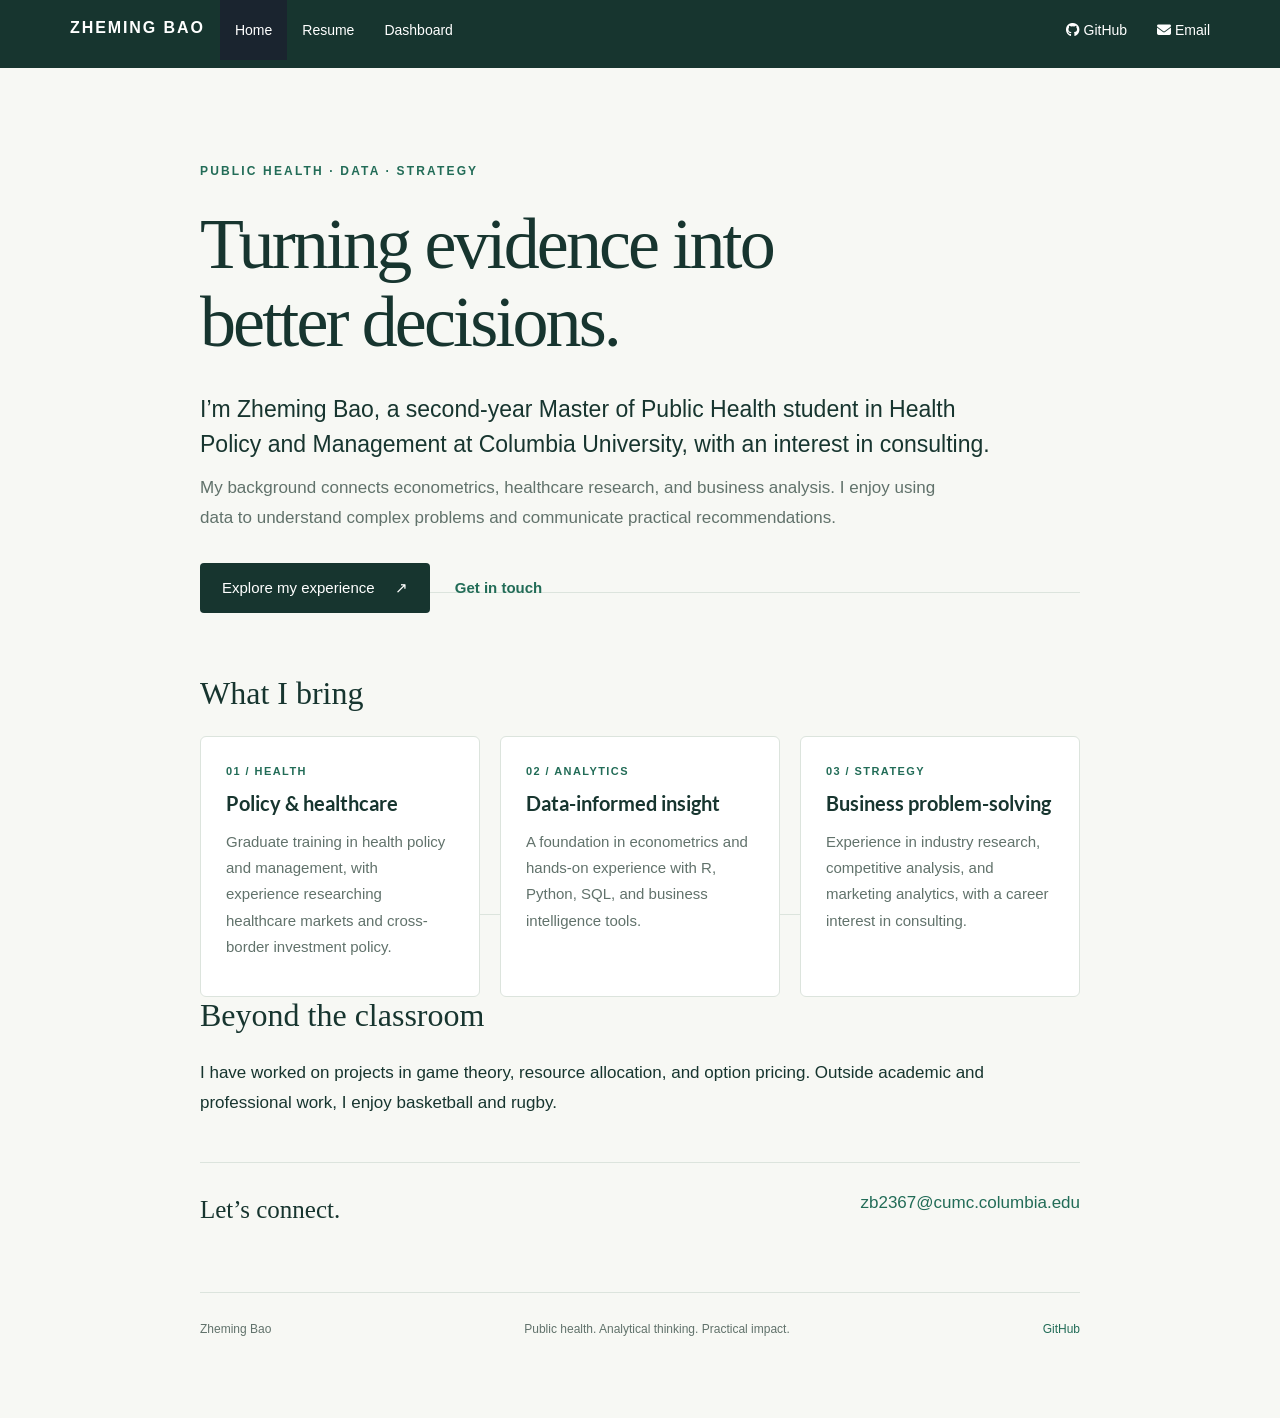
<file: index.html>
<!DOCTYPE html>

<html>

<head>

<meta charset="utf-8" />
<meta name="generator" content="pandoc" />
<meta http-equiv="X-UA-Compatible" content="IE=EDGE" />




<title>Zheming Bao</title>

<script src="site_libs/header-attrs-2.32/header-attrs.js"></script>
<script src="site_libs/jquery-3.6.0/jquery-3.6.0.min.js"></script>
<meta name="viewport" content="width=device-width, initial-scale=1" />
<link href="site_libs/bootstrap-3.3.5/css/flatly.min.css" rel="stylesheet" />
<script src="site_libs/bootstrap-3.3.5/js/bootstrap.min.js"></script>
<script src="site_libs/bootstrap-3.3.5/shim/html5shiv.min.js"></script>
<script src="site_libs/bootstrap-3.3.5/shim/respond.min.js"></script>
<style>h1 {font-size: 34px;}
       h1.title {font-size: 38px;}
       h2 {font-size: 30px;}
       h3 {font-size: 24px;}
       h4 {font-size: 18px;}
       h5 {font-size: 16px;}
       h6 {font-size: 12px;}
       code {color: inherit; background-color: rgba(0, 0, 0, 0.04);}
       pre:not([class]) { background-color: white }</style>
<script src="site_libs/navigation-1.1/tabsets.js"></script>
<link href="site_libs/highlightjs-9.12.0/textmate.css" rel="stylesheet" />
<script src="site_libs/highlightjs-9.12.0/highlight.js"></script>
<link href="site_libs/font-awesome-6.5.2/css/all.min.css" rel="stylesheet" />
<link href="site_libs/font-awesome-6.5.2/css/v4-shims.min.css" rel="stylesheet" />

<style type="text/css">
  code{white-space: pre-wrap;}
  span.smallcaps{font-variant: small-caps;}
  span.underline{text-decoration: underline;}
  div.column{display: inline-block; vertical-align: top; width: 50%;}
  div.hanging-indent{margin-left: 1.5em; text-indent: -1.5em;}
  ul.task-list{list-style: none;}
    </style>

<style type="text/css">code{white-space: pre;}</style>
<script type="text/javascript">
if (window.hljs) {
  hljs.configure({languages: []});
  hljs.initHighlightingOnLoad();
  if (document.readyState && document.readyState === "complete") {
    window.setTimeout(function() { hljs.initHighlighting(); }, 0);
  }
}
</script>






<link rel="stylesheet" href="styles.css" type="text/css" />



<style type = "text/css">
.main-container {
  max-width: 940px;
  margin-left: auto;
  margin-right: auto;
}
img {
  max-width:100%;
}
.tabbed-pane {
  padding-top: 12px;
}
.html-widget {
  margin-bottom: 20px;
}
button.code-folding-btn:focus {
  outline: none;
}
summary {
  display: list-item;
}
details > summary > p:only-child {
  display: inline;
}
pre code {
  padding: 0;
}
</style>


<style type="text/css">
.dropdown-submenu {
  position: relative;
}
.dropdown-submenu>.dropdown-menu {
  top: 0;
  left: 100%;
  margin-top: -6px;
  margin-left: -1px;
  border-radius: 0 6px 6px 6px;
}
.dropdown-submenu:hover>.dropdown-menu {
  display: block;
}
.dropdown-submenu>a:after {
  display: block;
  content: " ";
  float: right;
  width: 0;
  height: 0;
  border-color: transparent;
  border-style: solid;
  border-width: 5px 0 5px 5px;
  border-left-color: #cccccc;
  margin-top: 5px;
  margin-right: -10px;
}
.dropdown-submenu:hover>a:after {
  border-left-color: #adb5bd;
}
.dropdown-submenu.pull-left {
  float: none;
}
.dropdown-submenu.pull-left>.dropdown-menu {
  left: -100%;
  margin-left: 10px;
  border-radius: 6px 0 6px 6px;
}
</style>

<script type="text/javascript">
// manage active state of menu based on current page
$(document).ready(function () {
  // active menu anchor
  href = window.location.pathname
  href = href.substr(href.lastIndexOf('/') + 1)
  if (href === "")
    href = "index.html";
  var menuAnchor = $('a[href="' + href + '"]');

  // mark the anchor link active (and if it's in a dropdown, also mark that active)
  var dropdown = menuAnchor.closest('li.dropdown');
  if (window.bootstrap) { // Bootstrap 4+
    menuAnchor.addClass('active');
    dropdown.find('> .dropdown-toggle').addClass('active');
  } else { // Bootstrap 3
    menuAnchor.parent().addClass('active');
    dropdown.addClass('active');
  }

  // Navbar adjustments
  var navHeight = $(".navbar").first().height() + 15;
  var style = document.createElement('style');
  var pt = "padding-top: " + navHeight + "px; ";
  var mt = "margin-top: -" + navHeight + "px; ";
  var css = "";
  // offset scroll position for anchor links (for fixed navbar)
  for (var i = 1; i <= 6; i++) {
    css += ".section h" + i + "{ " + pt + mt + "}\n";
  }
  style.innerHTML = "body {" + pt + "padding-bottom: 40px; }\n" + css;
  document.head.appendChild(style);
});
</script>

<!-- tabsets -->

<style type="text/css">
.tabset-dropdown > .nav-tabs {
  display: inline-table;
  max-height: 500px;
  min-height: 44px;
  overflow-y: auto;
  border: 1px solid #ddd;
  border-radius: 4px;
}

.tabset-dropdown > .nav-tabs > li.active:before, .tabset-dropdown > .nav-tabs.nav-tabs-open:before {
  content: "\e259";
  font-family: 'Glyphicons Halflings';
  display: inline-block;
  padding: 10px;
  border-right: 1px solid #ddd;
}

.tabset-dropdown > .nav-tabs.nav-tabs-open > li.active:before {
  content: "\e258";
  font-family: 'Glyphicons Halflings';
  border: none;
}

.tabset-dropdown > .nav-tabs > li.active {
  display: block;
}

.tabset-dropdown > .nav-tabs > li > a,
.tabset-dropdown > .nav-tabs > li > a:focus,
.tabset-dropdown > .nav-tabs > li > a:hover {
  border: none;
  display: inline-block;
  border-radius: 4px;
  background-color: transparent;
}

.tabset-dropdown > .nav-tabs.nav-tabs-open > li {
  display: block;
  float: none;
}

.tabset-dropdown > .nav-tabs > li {
  display: none;
}
</style>

<!-- code folding -->




</head>

<body>


<div class="container-fluid main-container">




<div class="navbar navbar-default  navbar-fixed-top" role="navigation">
  <div class="container">
    <div class="navbar-header">
      <button type="button" class="navbar-toggle collapsed" data-toggle="collapse" data-bs-toggle="collapse" data-target="#navbar" data-bs-target="#navbar">
        <span class="icon-bar"></span>
        <span class="icon-bar"></span>
        <span class="icon-bar"></span>
      </button>
      <a class="navbar-brand" href="index.html">ZHEMING BAO</a>
    </div>
    <div id="navbar" class="navbar-collapse collapse">
      <ul class="nav navbar-nav">
        <li>
  <a href="index.html">Home</a>
</li>
<li>
  <a href="resume.html">Resume</a>
</li>
<li>
  <a href="dashboard.html">Dashboard</a>
</li>
      </ul>
      <ul class="nav navbar-nav navbar-right">
        <li>
  <a href="https://github.com/zico030602-lgtm">
    <span class="fa fa-github"></span>
     
    GitHub
  </a>
</li>
<li>
  <a href="mailto:zb2367@cumc.columbia.edu">
    <span class="fa fa-envelope"></span>
     
    Email
  </a>
</li>
      </ul>
    </div><!--/.nav-collapse -->
  </div><!--/.container -->
</div><!--/.navbar -->

<div id="header">



<h1 class="title toc-ignore">Zheming Bao</h1>

</div>


<div class="hero">
<p class="eyebrow">
PUBLIC HEALTH · DATA · STRATEGY
</p>
<h1>
Turning evidence into<br>better decisions.
</h1>
<p class="hero-intro">
I’m Zheming Bao, a second-year Master of Public Health student in Health
Policy and Management at Columbia University, with an interest in
consulting.
</p>
<p class="hero-detail">
My background connects econometrics, healthcare research, and business
analysis. I enjoy using data to understand complex problems and
communicate practical recommendations.
</p>
<div class="hero-actions">
<a class="primary-link" href="resume.html">Explore my experience <span
aria-hidden="true">↗</span></a><a class="secondary-link" href="mailto:zb2367@cumc.columbia.edu">Get
in touch</a>
</div>
</div>
<div id="what-i-bring" class="section level2">
<h2>What I bring</h2>
<div class="focus-grid">
<section class="focus-card">
<p class="card-number">
01 / HEALTH
</p>
<h3>
Policy &amp; healthcare
</h3>
<p>
Graduate training in health policy and management, with experience
researching healthcare markets and cross-border investment policy.
</p>
</section>
<section class="focus-card">
<p class="card-number">
02 / ANALYTICS
</p>
<h3>
Data-informed insight
</h3>
<p>
A foundation in econometrics and hands-on experience with R, Python,
SQL, and business intelligence tools.
</p>
</section>
<section class="focus-card">
<p class="card-number">
03 / STRATEGY
</p>
<h3>
Business problem-solving
</h3>
<p>
Experience in industry research, competitive analysis, and marketing
analytics, with a career interest in consulting.
</p>
</section>
</div>
</div>
<div id="beyond-the-classroom" class="section level2">
<h2>Beyond the classroom</h2>
<p>I have worked on projects in game theory, resource allocation, and
option pricing. Outside academic and professional work, I enjoy
basketball and rugby.</p>
<div class="contact-strip">
<span>Let’s
connect.</span><a href="mailto:zb2367@cumc.columbia.edu">zb2367@cumc.columbia.edu</a>
</div>
</div>

<footer class="site-footer"><span>Zheming Bao</span><span>Public health. Analytical thinking. Practical impact.</span><a href="https://github.com/zico030602-lgtm">GitHub</a></footer>



</div>

<script>

// add bootstrap table styles to pandoc tables
function bootstrapStylePandocTables() {
  $('tr.odd').parent('tbody').parent('table').addClass('table table-condensed');
}
$(document).ready(function () {
  bootstrapStylePandocTables();
});


</script>

<!-- tabsets -->

<script>
$(document).ready(function () {
  window.buildTabsets("TOC");
});

$(document).ready(function () {
  $('.tabset-dropdown > .nav-tabs > li').click(function () {
    $(this).parent().toggleClass('nav-tabs-open');
  });
});
</script>

<!-- code folding -->


<!-- dynamically load mathjax for compatibility with self-contained -->
<script>
  (function () {
    var script = document.createElement("script");
    script.type = "text/javascript";
    script.src  = "https://mathjax.rstudio.com/latest/MathJax.js?config=TeX-AMS-MML_HTMLorMML";
    document.getElementsByTagName("head")[0].appendChild(script);
  })();
</script>

</body>
</html>
</file>
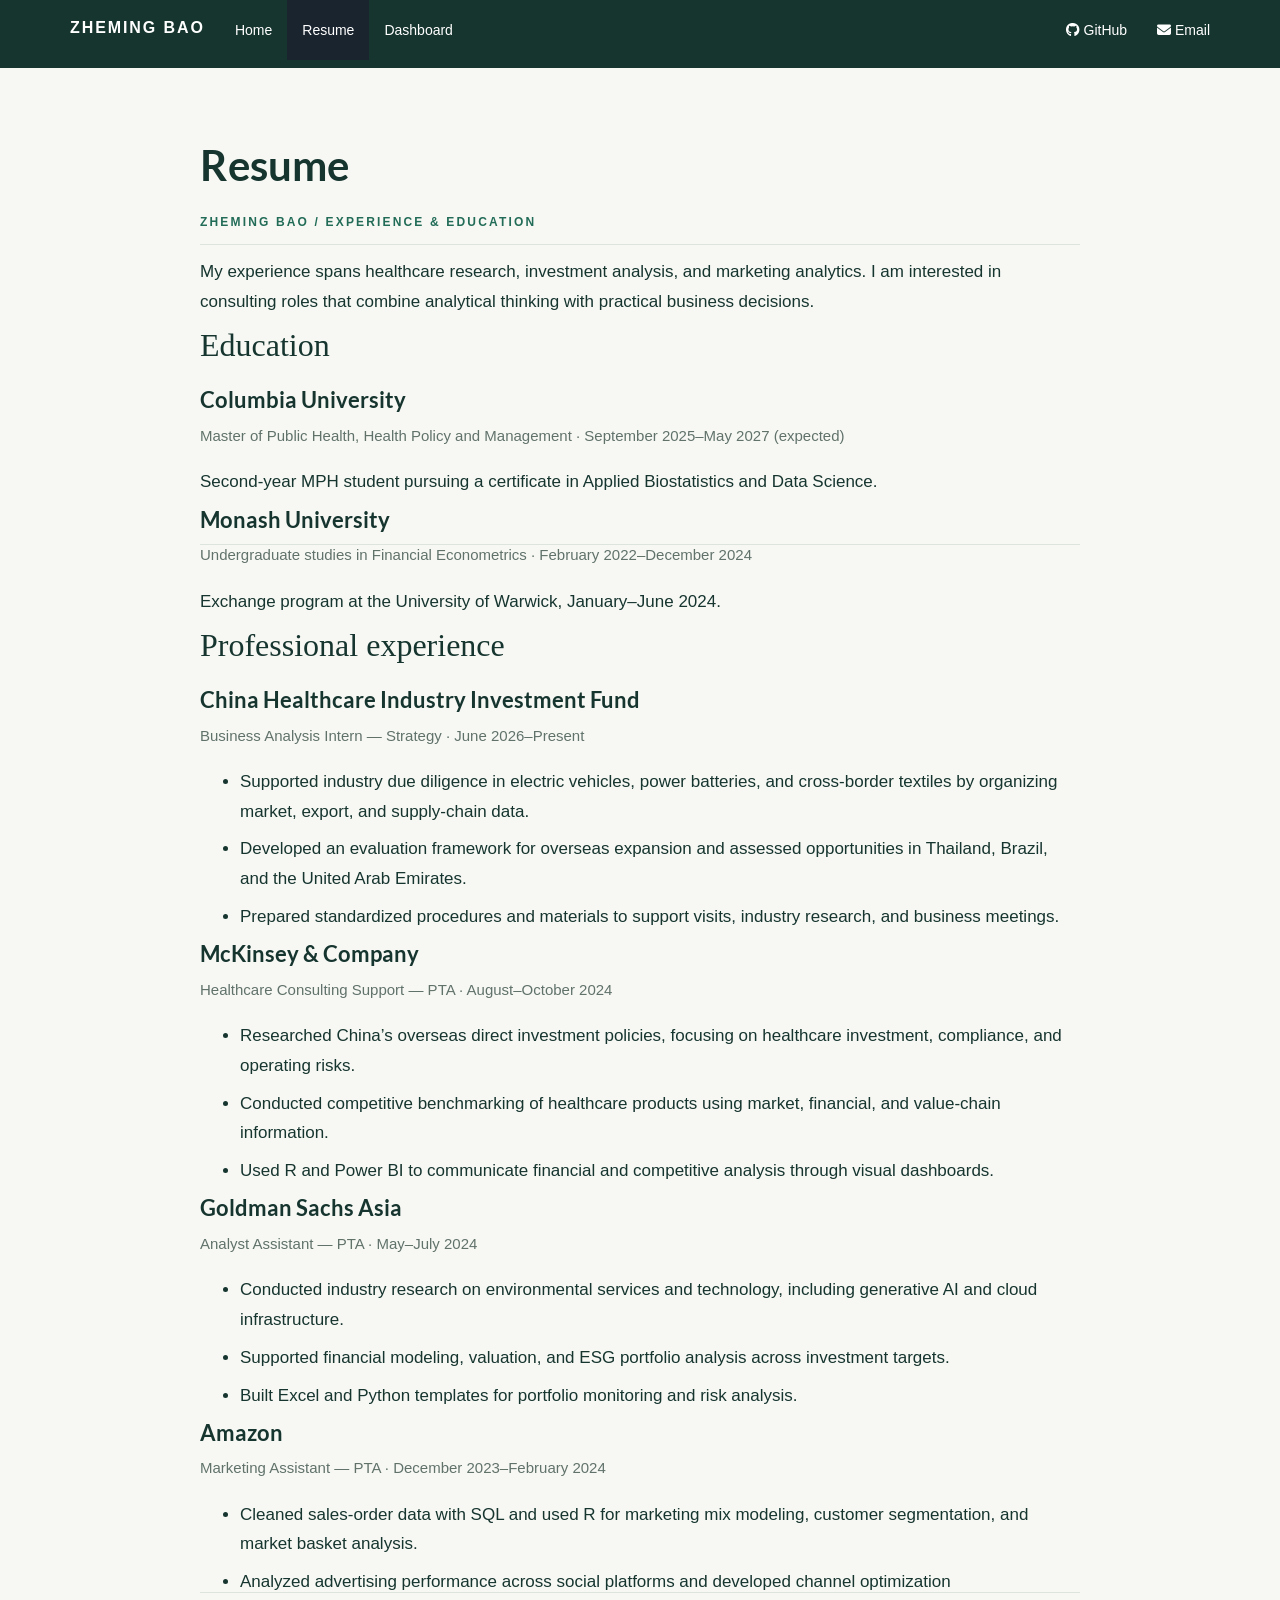
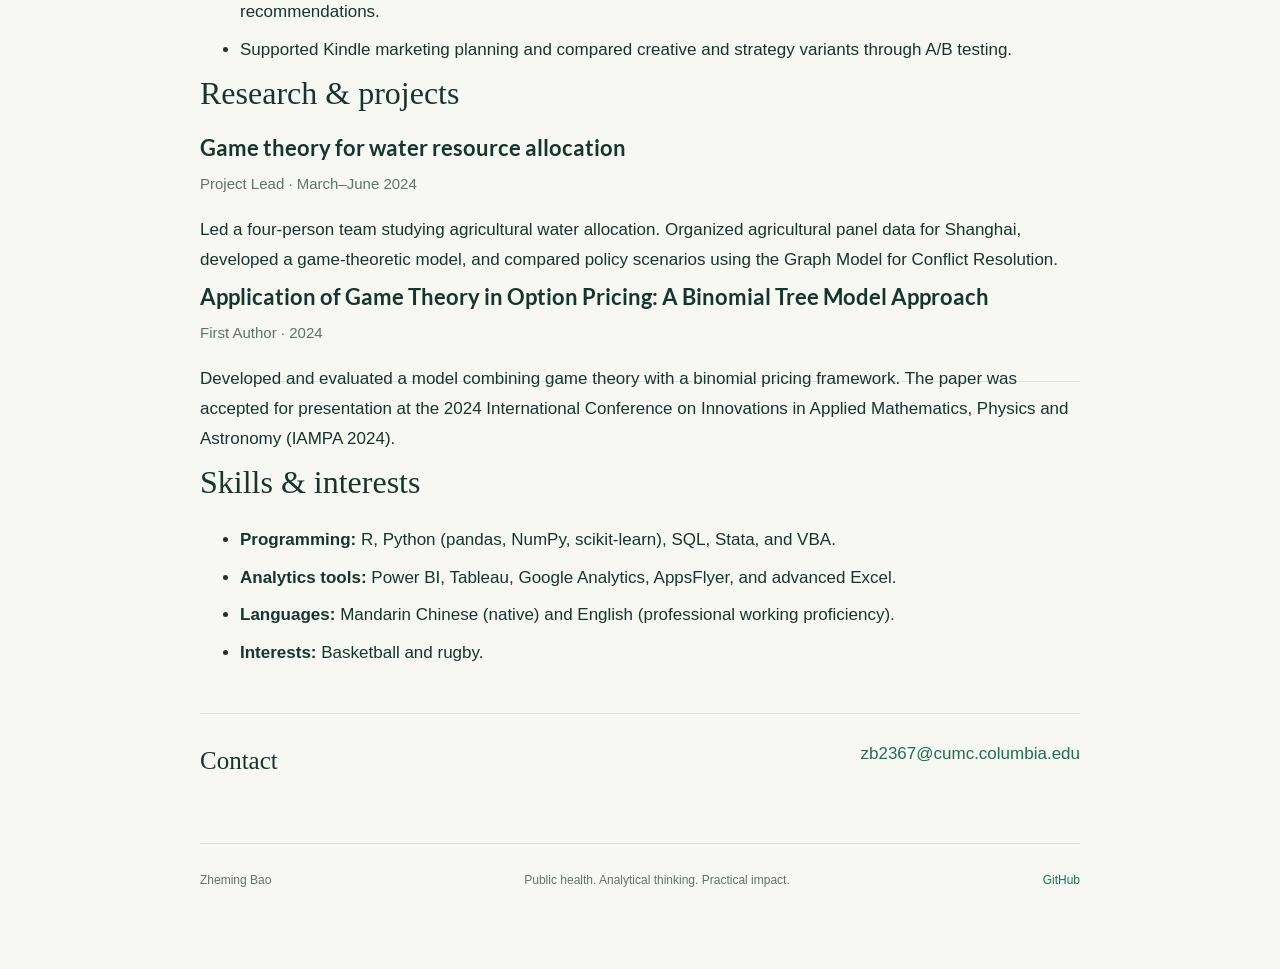
<file: resume.html>
<!DOCTYPE html>

<html>

<head>

<meta charset="utf-8" />
<meta name="generator" content="pandoc" />
<meta http-equiv="X-UA-Compatible" content="IE=EDGE" />




<title>Resume</title>

<script src="site_libs/header-attrs-2.32/header-attrs.js"></script>
<script src="site_libs/jquery-3.6.0/jquery-3.6.0.min.js"></script>
<meta name="viewport" content="width=device-width, initial-scale=1" />
<link href="site_libs/bootstrap-3.3.5/css/flatly.min.css" rel="stylesheet" />
<script src="site_libs/bootstrap-3.3.5/js/bootstrap.min.js"></script>
<script src="site_libs/bootstrap-3.3.5/shim/html5shiv.min.js"></script>
<script src="site_libs/bootstrap-3.3.5/shim/respond.min.js"></script>
<style>h1 {font-size: 34px;}
       h1.title {font-size: 38px;}
       h2 {font-size: 30px;}
       h3 {font-size: 24px;}
       h4 {font-size: 18px;}
       h5 {font-size: 16px;}
       h6 {font-size: 12px;}
       code {color: inherit; background-color: rgba(0, 0, 0, 0.04);}
       pre:not([class]) { background-color: white }</style>
<script src="site_libs/navigation-1.1/tabsets.js"></script>
<link href="site_libs/highlightjs-9.12.0/textmate.css" rel="stylesheet" />
<script src="site_libs/highlightjs-9.12.0/highlight.js"></script>
<link href="site_libs/font-awesome-6.5.2/css/all.min.css" rel="stylesheet" />
<link href="site_libs/font-awesome-6.5.2/css/v4-shims.min.css" rel="stylesheet" />

<style type="text/css">
  code{white-space: pre-wrap;}
  span.smallcaps{font-variant: small-caps;}
  span.underline{text-decoration: underline;}
  div.column{display: inline-block; vertical-align: top; width: 50%;}
  div.hanging-indent{margin-left: 1.5em; text-indent: -1.5em;}
  ul.task-list{list-style: none;}
    </style>

<style type="text/css">code{white-space: pre;}</style>
<script type="text/javascript">
if (window.hljs) {
  hljs.configure({languages: []});
  hljs.initHighlightingOnLoad();
  if (document.readyState && document.readyState === "complete") {
    window.setTimeout(function() { hljs.initHighlighting(); }, 0);
  }
}
</script>






<link rel="stylesheet" href="styles.css" type="text/css" />



<style type = "text/css">
.main-container {
  max-width: 940px;
  margin-left: auto;
  margin-right: auto;
}
img {
  max-width:100%;
}
.tabbed-pane {
  padding-top: 12px;
}
.html-widget {
  margin-bottom: 20px;
}
button.code-folding-btn:focus {
  outline: none;
}
summary {
  display: list-item;
}
details > summary > p:only-child {
  display: inline;
}
pre code {
  padding: 0;
}
</style>


<style type="text/css">
.dropdown-submenu {
  position: relative;
}
.dropdown-submenu>.dropdown-menu {
  top: 0;
  left: 100%;
  margin-top: -6px;
  margin-left: -1px;
  border-radius: 0 6px 6px 6px;
}
.dropdown-submenu:hover>.dropdown-menu {
  display: block;
}
.dropdown-submenu>a:after {
  display: block;
  content: " ";
  float: right;
  width: 0;
  height: 0;
  border-color: transparent;
  border-style: solid;
  border-width: 5px 0 5px 5px;
  border-left-color: #cccccc;
  margin-top: 5px;
  margin-right: -10px;
}
.dropdown-submenu:hover>a:after {
  border-left-color: #adb5bd;
}
.dropdown-submenu.pull-left {
  float: none;
}
.dropdown-submenu.pull-left>.dropdown-menu {
  left: -100%;
  margin-left: 10px;
  border-radius: 6px 0 6px 6px;
}
</style>

<script type="text/javascript">
// manage active state of menu based on current page
$(document).ready(function () {
  // active menu anchor
  href = window.location.pathname
  href = href.substr(href.lastIndexOf('/') + 1)
  if (href === "")
    href = "index.html";
  var menuAnchor = $('a[href="' + href + '"]');

  // mark the anchor link active (and if it's in a dropdown, also mark that active)
  var dropdown = menuAnchor.closest('li.dropdown');
  if (window.bootstrap) { // Bootstrap 4+
    menuAnchor.addClass('active');
    dropdown.find('> .dropdown-toggle').addClass('active');
  } else { // Bootstrap 3
    menuAnchor.parent().addClass('active');
    dropdown.addClass('active');
  }

  // Navbar adjustments
  var navHeight = $(".navbar").first().height() + 15;
  var style = document.createElement('style');
  var pt = "padding-top: " + navHeight + "px; ";
  var mt = "margin-top: -" + navHeight + "px; ";
  var css = "";
  // offset scroll position for anchor links (for fixed navbar)
  for (var i = 1; i <= 6; i++) {
    css += ".section h" + i + "{ " + pt + mt + "}\n";
  }
  style.innerHTML = "body {" + pt + "padding-bottom: 40px; }\n" + css;
  document.head.appendChild(style);
});
</script>

<!-- tabsets -->

<style type="text/css">
.tabset-dropdown > .nav-tabs {
  display: inline-table;
  max-height: 500px;
  min-height: 44px;
  overflow-y: auto;
  border: 1px solid #ddd;
  border-radius: 4px;
}

.tabset-dropdown > .nav-tabs > li.active:before, .tabset-dropdown > .nav-tabs.nav-tabs-open:before {
  content: "\e259";
  font-family: 'Glyphicons Halflings';
  display: inline-block;
  padding: 10px;
  border-right: 1px solid #ddd;
}

.tabset-dropdown > .nav-tabs.nav-tabs-open > li.active:before {
  content: "\e258";
  font-family: 'Glyphicons Halflings';
  border: none;
}

.tabset-dropdown > .nav-tabs > li.active {
  display: block;
}

.tabset-dropdown > .nav-tabs > li > a,
.tabset-dropdown > .nav-tabs > li > a:focus,
.tabset-dropdown > .nav-tabs > li > a:hover {
  border: none;
  display: inline-block;
  border-radius: 4px;
  background-color: transparent;
}

.tabset-dropdown > .nav-tabs.nav-tabs-open > li {
  display: block;
  float: none;
}

.tabset-dropdown > .nav-tabs > li {
  display: none;
}
</style>

<!-- code folding -->




</head>

<body>


<div class="container-fluid main-container">




<div class="navbar navbar-default  navbar-fixed-top" role="navigation">
  <div class="container">
    <div class="navbar-header">
      <button type="button" class="navbar-toggle collapsed" data-toggle="collapse" data-bs-toggle="collapse" data-target="#navbar" data-bs-target="#navbar">
        <span class="icon-bar"></span>
        <span class="icon-bar"></span>
        <span class="icon-bar"></span>
      </button>
      <a class="navbar-brand" href="index.html">ZHEMING BAO</a>
    </div>
    <div id="navbar" class="navbar-collapse collapse">
      <ul class="nav navbar-nav">
        <li>
  <a href="index.html">Home</a>
</li>
<li>
  <a href="resume.html">Resume</a>
</li>
<li>
  <a href="dashboard.html">Dashboard</a>
</li>
      </ul>
      <ul class="nav navbar-nav navbar-right">
        <li>
  <a href="https://github.com/zico030602-lgtm">
    <span class="fa fa-github"></span>
     
    GitHub
  </a>
</li>
<li>
  <a href="mailto:zb2367@cumc.columbia.edu">
    <span class="fa fa-envelope"></span>
     
    Email
  </a>
</li>
      </ul>
    </div><!--/.nav-collapse -->
  </div><!--/.container -->
</div><!--/.navbar -->

<div id="header">



<h1 class="title toc-ignore">Resume</h1>

</div>


<p class="eyebrow">
ZHEMING BAO / EXPERIENCE &amp; EDUCATION
</p>
<p>My experience spans healthcare research, investment analysis, and
marketing analytics. I am interested in consulting roles that combine
analytical thinking with practical business decisions.</p>
<div id="education" class="section level2">
<h2>Education</h2>
<div id="columbia-university" class="section level3">
<h3>Columbia University</h3>
<p class="role-meta">
Master of Public Health, Health Policy and Management · September
2025–May 2027 (expected)
</p>
<p>Second-year MPH student pursuing a certificate in Applied
Biostatistics and Data Science.</p>
</div>
<div id="monash-university" class="section level3">
<h3>Monash University</h3>
<p class="role-meta">
Undergraduate studies in Financial Econometrics · February 2022–December
2024
</p>
<p>Exchange program at the University of Warwick, January–June 2024.</p>
</div>
</div>
<div id="professional-experience" class="section level2">
<h2>Professional experience</h2>
<div id="china-healthcare-industry-investment-fund"
class="section level3">
<h3>China Healthcare Industry Investment Fund</h3>
<p class="role-meta">
Business Analysis Intern — Strategy · June 2026–Present
</p>
<ul>
<li>Supported industry due diligence in electric vehicles, power
batteries, and cross-border textiles by organizing market, export, and
supply-chain data.</li>
<li>Developed an evaluation framework for overseas expansion and
assessed opportunities in Thailand, Brazil, and the United Arab
Emirates.</li>
<li>Prepared standardized procedures and materials to support visits,
industry research, and business meetings.</li>
</ul>
</div>
<div id="mckinsey-company" class="section level3">
<h3>McKinsey &amp; Company</h3>
<p class="role-meta">
Healthcare Consulting Support — PTA · August–October 2024
</p>
<ul>
<li>Researched China’s overseas direct investment policies, focusing on
healthcare investment, compliance, and operating risks.</li>
<li>Conducted competitive benchmarking of healthcare products using
market, financial, and value-chain information.</li>
<li>Used R and Power BI to communicate financial and competitive
analysis through visual dashboards.</li>
</ul>
</div>
<div id="goldman-sachs-asia" class="section level3">
<h3>Goldman Sachs Asia</h3>
<p class="role-meta">
Analyst Assistant — PTA · May–July 2024
</p>
<ul>
<li>Conducted industry research on environmental services and
technology, including generative AI and cloud infrastructure.</li>
<li>Supported financial modeling, valuation, and ESG portfolio analysis
across investment targets.</li>
<li>Built Excel and Python templates for portfolio monitoring and risk
analysis.</li>
</ul>
</div>
<div id="amazon" class="section level3">
<h3>Amazon</h3>
<p class="role-meta">
Marketing Assistant — PTA · December 2023–February 2024
</p>
<ul>
<li>Cleaned sales-order data with SQL and used R for marketing mix
modeling, customer segmentation, and market basket analysis.</li>
<li>Analyzed advertising performance across social platforms and
developed channel optimization recommendations.</li>
<li>Supported Kindle marketing planning and compared creative and
strategy variants through A/B testing.</li>
</ul>
</div>
</div>
<div id="research-projects" class="section level2">
<h2>Research &amp; projects</h2>
<div id="game-theory-for-water-resource-allocation"
class="section level3">
<h3>Game theory for water resource allocation</h3>
<p class="role-meta">
Project Lead · March–June 2024
</p>
<p>Led a four-person team studying agricultural water allocation.
Organized agricultural panel data for Shanghai, developed a
game-theoretic model, and compared policy scenarios using the Graph
Model for Conflict Resolution.</p>
</div>
<div
id="application-of-game-theory-in-option-pricing-a-binomial-tree-model-approach"
class="section level3">
<h3>Application of Game Theory in Option Pricing: A Binomial Tree Model
Approach</h3>
<p class="role-meta">
First Author · 2024
</p>
<p>Developed and evaluated a model combining game theory with a binomial
pricing framework. The paper was accepted for presentation at the 2024
International Conference on Innovations in Applied Mathematics, Physics
and Astronomy (IAMPA 2024).</p>
</div>
</div>
<div id="skills-interests" class="section level2">
<h2>Skills &amp; interests</h2>
<ul>
<li><strong>Programming:</strong> R, Python (pandas, NumPy,
scikit-learn), SQL, Stata, and VBA.</li>
<li><strong>Analytics tools:</strong> Power BI, Tableau, Google
Analytics, AppsFlyer, and advanced Excel.</li>
<li><strong>Languages:</strong> Mandarin Chinese (native) and English
(professional working proficiency).</li>
<li><strong>Interests:</strong> Basketball and rugby.</li>
</ul>
<div class="contact-strip">
<span>Contact</span><a href="mailto:zb2367@cumc.columbia.edu">zb2367@cumc.columbia.edu</a>
</div>
</div>

<footer class="site-footer"><span>Zheming Bao</span><span>Public health. Analytical thinking. Practical impact.</span><a href="https://github.com/zico030602-lgtm">GitHub</a></footer>



</div>

<script>

// add bootstrap table styles to pandoc tables
function bootstrapStylePandocTables() {
  $('tr.odd').parent('tbody').parent('table').addClass('table table-condensed');
}
$(document).ready(function () {
  bootstrapStylePandocTables();
});


</script>

<!-- tabsets -->

<script>
$(document).ready(function () {
  window.buildTabsets("TOC");
});

$(document).ready(function () {
  $('.tabset-dropdown > .nav-tabs > li').click(function () {
    $(this).parent().toggleClass('nav-tabs-open');
  });
});
</script>

<!-- code folding -->


<!-- dynamically load mathjax for compatibility with self-contained -->
<script>
  (function () {
    var script = document.createElement("script");
    script.type = "text/javascript";
    script.src  = "https://mathjax.rstudio.com/latest/MathJax.js?config=TeX-AMS-MML_HTMLorMML";
    document.getElementsByTagName("head")[0].appendChild(script);
  })();
</script>

</body>
</html>
</file>
<file: site_libs/highlightjs-9.12.0/textmate.css>
.hljs-literal {
  color: rgb(88, 72, 246);
}

.hljs-number {
  color: rgb(0, 0, 205);
}

.hljs-comment {
  color: rgb(76, 136, 107);
}

.hljs-keyword {
  color: rgb(0, 0, 255);
}

.hljs-string {
  color: rgb(3, 106, 7);
}
</file>
<file: styles.css>
:root { --ink: #17352f; --accent: #226c57; --muted: #61726b; --paper: #f7f8f4; --line: #dce4dd; }
body { background: var(--paper); color: var(--ink); font-family: "Helvetica Neue", Arial, sans-serif; font-size: 17px; line-height: 1.75; }
.main-container { max-width: 1080px; padding: 0 30px; }
.navbar { background: var(--ink); border: 0; }
.navbar-brand { font-size: 16px; font-weight: 700; letter-spacing: .12em; }
.navbar-default .navbar-nav > li > a { font-size: 14px; }
a { color: var(--accent); text-underline-offset: 4px; }
a:hover, a:focus { color: #123d30; text-decoration: underline; }
a:focus-visible { outline: 3px solid #c4a853; outline-offset: 4px; }
#header { padding-top: 38px; }
h1.title { font-size: 42px; font-weight: 600; margin-bottom: 24px; }
body:has(.hero) #header { display: none; }
.hero { padding: 78px 0 62px; max-width: 880px; }
.eyebrow { color: var(--accent); font-size: 12px; letter-spacing: .18em; font-weight: 700; margin-bottom: 24px; }
.hero h1 { font-family: Georgia, serif; font-size: clamp(42px, 6vw, 72px); line-height: 1.08; letter-spacing: -.04em; margin: 0 0 30px; }
.hero-intro { font-size: 23px; line-height: 1.55; max-width: 790px; }
.hero-detail { color: var(--muted); max-width: 740px; }
.hero-actions { display: flex; align-items: center; flex-wrap: wrap; gap: 25px; margin-top: 30px; }
.primary-link { background: var(--ink); color: white; padding: 12px 22px; border-radius: 4px; font-size: 15px; }
.primary-link:hover, .primary-link:focus { background: var(--accent); color: white; }
.primary-link span { margin-left: 16px; }
.secondary-link { font-size: 15px; font-weight: 600; }
h2 { font-family: Georgia, serif; font-size: 32px; margin-top: 45px; margin-bottom: 25px; padding-top: 28px; border-top: 1px solid var(--line); }
h3 { font-size: 22px; font-weight: 600; margin-top: 30px; }
.focus-grid { display: grid; grid-template-columns: repeat(3, 1fr); gap: 20px; }
.focus-card { background: #fff; border: 1px solid var(--line); padding: 25px; border-radius: 6px; }
.focus-card h3 { margin: 15px 0; font-size: 20px; }
.focus-card p { font-size: 15px; color: var(--muted); }
.focus-card .card-number { font-size: 11px; font-weight: 700; letter-spacing: .13em; color: var(--accent); }
.role-meta { color: var(--muted); font-size: 15px; margin: 8px 0 18px; }
li { margin-bottom: 8px; }
.contact-strip { display: flex; flex-wrap: wrap; justify-content: space-between; gap: 12px; padding: 25px 0; margin-top: 45px; border-top: 1px solid var(--line); }
.contact-strip span { font-family: Georgia, serif; font-size: 25px; }
.site-footer { border-top: 1px solid var(--line); margin-top: 35px; padding: 26px 0 38px; display: flex; flex-wrap: wrap; justify-content: space-between; gap: 12px; color: var(--muted); font-size: 12px; }
@media (max-width: 767px) { .main-container { padding: 0 22px; } .hero { padding: 42px 0 30px; } .hero-intro { font-size: 20px; } .focus-grid { grid-template-columns: 1fr; } h1.title { font-size: 36px; } .site-footer { flex-direction: column; } }
</file>
<file: site_libs/bootstrap-3.3.5/css/flatly.min.css>
@font-face {
  font-family: 'Lato';
  font-style: normal;
  font-weight: 400;
  src: url(fonts/Lato.ttf) format('truetype');
}
@font-face {
  font-family: 'Lato';
  font-style: normal;
  font-weight: 700;
  src: url(fonts/LatoBold.ttf) format('truetype');
}
@font-face {
  font-family: 'Lato';
  font-style: italic;
  font-weight: 400;
  src: url(fonts/LatoItalic.ttf) format('truetype');
}

/*!
 * bootswatch v3.3.6
 * Homepage: http://bootswatch.com
 * Copyright 2012-2015 Thomas Park
 * Licensed under MIT
 * Based on Bootstrap
*//*!
 * Bootstrap v3.3.6 (http://getbootstrap.com)
 * Copyright 2011-2015 Twitter, Inc.
 * Licensed under MIT (https://github.com/twbs/bootstrap/blob/master/LICENSE)
 *//*! normalize.css v3.0.3 | MIT License | github.com/necolas/normalize.css */html{font-family:sans-serif;-ms-text-size-adjust:100%;-webkit-text-size-adjust:100%}body{margin:0}article,aside,details,figcaption,figure,footer,header,hgroup,main,menu,nav,section,summary{display:block}audio,canvas,progress,video{display:inline-block;vertical-align:baseline}audio:not([controls]){display:none;height:0}[hidden],template{display:none}a{background-color:transparent}a:active,a:hover{outline:0}abbr[title]{border-bottom:1px dotted}b,strong{font-weight:bold}dfn{font-style:italic}h1{font-size:2em;margin:0.67em 0}mark{background:#ff0;color:#000}small{font-size:80%}sub,sup{font-size:75%;line-height:0;position:relative;vertical-align:baseline}sup{top:-0.5em}sub{bottom:-0.25em}img{border:0}svg:not(:root){overflow:hidden}figure{margin:1em 40px}hr{-webkit-box-sizing:content-box;-moz-box-sizing:content-box;box-sizing:content-box;height:0}pre{overflow:auto}code,kbd,pre,samp{font-family:monospace, monospace;font-size:1em}button,input,optgroup,select,textarea{color:inherit;font:inherit;margin:0}button{overflow:visible}button,select{text-transform:none}button,html input[type="button"],input[type="reset"],input[type="submit"]{-webkit-appearance:button;cursor:pointer}button[disabled],html input[disabled]{cursor:default}button::-moz-focus-inner,input::-moz-focus-inner{border:0;padding:0}input{line-height:normal}input[type="checkbox"],input[type="radio"]{-webkit-box-sizing:border-box;-moz-box-sizing:border-box;box-sizing:border-box;padding:0}input[type="number"]::-webkit-inner-spin-button,input[type="number"]::-webkit-outer-spin-button{height:auto}input[type="search"]{-webkit-appearance:textfield;-webkit-box-sizing:content-box;-moz-box-sizing:content-box;box-sizing:content-box}input[type="search"]::-webkit-search-cancel-button,input[type="search"]::-webkit-search-decoration{-webkit-appearance:none}fieldset{border:1px solid #c0c0c0;margin:0 2px;padding:0.35em 0.625em 0.75em}legend{border:0;padding:0}textarea{overflow:auto}optgroup{font-weight:bold}table{border-collapse:collapse;border-spacing:0}td,th{padding:0}/*! Source: https://github.com/h5bp/html5-boilerplate/blob/master/src/css/main.css */@media print{*,*:before,*:after{background:transparent !important;color:#000 !important;-webkit-box-shadow:none !important;box-shadow:none !important;text-shadow:none !important}a,a:visited{text-decoration:underline}a[href]:after{content:" (" attr(href) ")"}abbr[title]:after{content:" (" attr(title) ")"}a[href^="#"]:after,a[href^="javascript:"]:after{content:""}pre,blockquote{border:1px solid #999;page-break-inside:avoid}thead{display:table-header-group}tr,img{page-break-inside:avoid}img{max-width:100% !important}p,h2,h3{orphans:3;widows:3}h2,h3{page-break-after:avoid}.navbar{display:none}.btn>.caret,.dropup>.btn>.caret{border-top-color:#000 !important}.label{border:1px solid #000}.table{border-collapse:collapse !important}.table td,.table th{background-color:#fff !important}.table-bordered th,.table-bordered td{border:1px solid #ddd !important}}@font-face{font-family:'Glyphicons Halflings';src:url('../fonts/glyphicons-halflings-regular.eot');src:url('../fonts/glyphicons-halflings-regular.eot?#iefix') format('embedded-opentype'),url('../fonts/glyphicons-halflings-regular.woff') format('woff'),url('../fonts/glyphicons-halflings-regular.ttf') format('truetype'),url('../fonts/glyphicons-halflings-regular.svg#glyphicons_halflingsregular') format('svg')}.glyphicon{position:relative;top:1px;display:inline-block;font-family:'Glyphicons Halflings';font-style:normal;font-weight:normal;line-height:1;-webkit-font-smoothing:antialiased;-moz-osx-font-smoothing:grayscale}.glyphicon-asterisk:before{content:"\002a"}.glyphicon-plus:before{content:"\002b"}.glyphicon-euro:before,.glyphicon-eur:before{content:"\20ac"}.glyphicon-minus:before{content:"\2212"}.glyphicon-cloud:before{content:"\2601"}.glyphicon-envelope:before{content:"\2709"}.glyphicon-pencil:before{content:"\270f"}.glyphicon-glass:before{content:"\e001"}.glyphicon-music:before{content:"\e002"}.glyphicon-search:before{content:"\e003"}.glyphicon-heart:before{content:"\e005"}.glyphicon-star:before{content:"\e006"}.glyphicon-star-empty:before{content:"\e007"}.glyphicon-user:before{content:"\e008"}.glyphicon-film:before{content:"\e009"}.glyphicon-th-large:before{content:"\e010"}.glyphicon-th:before{content:"\e011"}.glyphicon-th-list:before{content:"\e012"}.glyphicon-ok:before{content:"\e013"}.glyphicon-remove:before{content:"\e014"}.glyphicon-zoom-in:before{content:"\e015"}.glyphicon-zoom-out:before{content:"\e016"}.glyphicon-off:before{content:"\e017"}.glyphicon-signal:before{content:"\e018"}.glyphicon-cog:before{content:"\e019"}.glyphicon-trash:before{content:"\e020"}.glyphicon-home:before{content:"\e021"}.glyphicon-file:before{content:"\e022"}.glyphicon-time:before{content:"\e023"}.glyphicon-road:before{content:"\e024"}.glyphicon-download-alt:before{content:"\e025"}.glyphicon-download:before{content:"\e026"}.glyphicon-upload:before{content:"\e027"}.glyphicon-inbox:before{content:"\e028"}.glyphicon-play-circle:before{content:"\e029"}.glyphicon-repeat:before{content:"\e030"}.glyphicon-refresh:before{content:"\e031"}.glyphicon-list-alt:before{content:"\e032"}.glyphicon-lock:before{content:"\e033"}.glyphicon-flag:before{content:"\e034"}.glyphicon-headphones:before{content:"\e035"}.glyphicon-volume-off:before{content:"\e036"}.glyphicon-volume-down:before{content:"\e037"}.glyphicon-volume-up:before{content:"\e038"}.glyphicon-qrcode:before{content:"\e039"}.glyphicon-barcode:before{content:"\e040"}.glyphicon-tag:before{content:"\e041"}.glyphicon-tags:before{content:"\e042"}.glyphicon-book:before{content:"\e043"}.glyphicon-bookmark:before{content:"\e044"}.glyphicon-print:before{content:"\e045"}.glyphicon-camera:before{content:"\e046"}.glyphicon-font:before{content:"\e047"}.glyphicon-bold:before{content:"\e048"}.glyphicon-italic:before{content:"\e049"}.glyphicon-text-height:before{content:"\e050"}.glyphicon-text-width:before{content:"\e051"}.glyphicon-align-left:before{content:"\e052"}.glyphicon-align-center:before{content:"\e053"}.glyphicon-align-right:before{content:"\e054"}.glyphicon-align-justify:before{content:"\e055"}.glyphicon-list:before{content:"\e056"}.glyphicon-indent-left:before{content:"\e057"}.glyphicon-indent-right:before{content:"\e058"}.glyphicon-facetime-video:before{content:"\e059"}.glyphicon-picture:before{content:"\e060"}.glyphicon-map-marker:before{content:"\e062"}.glyphicon-adjust:before{content:"\e063"}.glyphicon-tint:before{content:"\e064"}.glyphicon-edit:before{content:"\e065"}.glyphicon-share:before{content:"\e066"}.glyphicon-check:before{content:"\e067"}.glyphicon-move:before{content:"\e068"}.glyphicon-step-backward:before{content:"\e069"}.glyphicon-fast-backward:before{content:"\e070"}.glyphicon-backward:before{content:"\e071"}.glyphicon-play:before{content:"\e072"}.glyphicon-pause:before{content:"\e073"}.glyphicon-stop:before{content:"\e074"}.glyphicon-forward:before{content:"\e075"}.glyphicon-fast-forward:before{content:"\e076"}.glyphicon-step-forward:before{content:"\e077"}.glyphicon-eject:before{content:"\e078"}.glyphicon-chevron-left:before{content:"\e079"}.glyphicon-chevron-right:before{content:"\e080"}.glyphicon-plus-sign:before{content:"\e081"}.glyphicon-minus-sign:before{content:"\e082"}.glyphicon-remove-sign:before{content:"\e083"}.glyphicon-ok-sign:before{content:"\e084"}.glyphicon-question-sign:before{content:"\e085"}.glyphicon-info-sign:before{content:"\e086"}.glyphicon-screenshot:before{content:"\e087"}.glyphicon-remove-circle:before{content:"\e088"}.glyphicon-ok-circle:before{content:"\e089"}.glyphicon-ban-circle:before{content:"\e090"}.glyphicon-arrow-left:before{content:"\e091"}.glyphicon-arrow-right:before{content:"\e092"}.glyphicon-arrow-up:before{content:"\e093"}.glyphicon-arrow-down:before{content:"\e094"}.glyphicon-share-alt:before{content:"\e095"}.glyphicon-resize-full:before{content:"\e096"}.glyphicon-resize-small:before{content:"\e097"}.glyphicon-exclamation-sign:before{content:"\e101"}.glyphicon-gift:before{content:"\e102"}.glyphicon-leaf:before{content:"\e103"}.glyphicon-fire:before{content:"\e104"}.glyphicon-eye-open:before{content:"\e105"}.glyphicon-eye-close:before{content:"\e106"}.glyphicon-warning-sign:before{content:"\e107"}.glyphicon-plane:before{content:"\e108"}.glyphicon-calendar:before{content:"\e109"}.glyphicon-random:before{content:"\e110"}.glyphicon-comment:before{content:"\e111"}.glyphicon-magnet:before{content:"\e112"}.glyphicon-chevron-up:before{content:"\e113"}.glyphicon-chevron-down:before{content:"\e114"}.glyphicon-retweet:before{content:"\e115"}.glyphicon-shopping-cart:before{content:"\e116"}.glyphicon-folder-close:before{content:"\e117"}.glyphicon-folder-open:before{content:"\e118"}.glyphicon-resize-vertical:before{content:"\e119"}.glyphicon-resize-horizontal:before{content:"\e120"}.glyphicon-hdd:before{content:"\e121"}.glyphicon-bullhorn:before{content:"\e122"}.glyphicon-bell:before{content:"\e123"}.glyphicon-certificate:before{content:"\e124"}.glyphicon-thumbs-up:before{content:"\e125"}.glyphicon-thumbs-down:before{content:"\e126"}.glyphicon-hand-right:before{content:"\e127"}.glyphicon-hand-left:before{content:"\e128"}.glyphicon-hand-up:before{content:"\e129"}.glyphicon-hand-down:before{content:"\e130"}.glyphicon-circle-arrow-right:before{content:"\e131"}.glyphicon-circle-arrow-left:before{content:"\e132"}.glyphicon-circle-arrow-up:before{content:"\e133"}.glyphicon-circle-arrow-down:before{content:"\e134"}.glyphicon-globe:before{content:"\e135"}.glyphicon-wrench:before{content:"\e136"}.glyphicon-tasks:before{content:"\e137"}.glyphicon-filter:before{content:"\e138"}.glyphicon-briefcase:before{content:"\e139"}.glyphicon-fullscreen:before{content:"\e140"}.glyphicon-dashboard:before{content:"\e141"}.glyphicon-paperclip:before{content:"\e142"}.glyphicon-heart-empty:before{content:"\e143"}.glyphicon-link:before{content:"\e144"}.glyphicon-phone:before{content:"\e145"}.glyphicon-pushpin:before{content:"\e146"}.glyphicon-usd:before{content:"\e148"}.glyphicon-gbp:before{content:"\e149"}.glyphicon-sort:before{content:"\e150"}.glyphicon-sort-by-alphabet:before{content:"\e151"}.glyphicon-sort-by-alphabet-alt:before{content:"\e152"}.glyphicon-sort-by-order:before{content:"\e153"}.glyphicon-sort-by-order-alt:before{content:"\e154"}.glyphicon-sort-by-attributes:before{content:"\e155"}.glyphicon-sort-by-attributes-alt:before{content:"\e156"}.glyphicon-unchecked:before{content:"\e157"}.glyphicon-expand:before{content:"\e158"}.glyphicon-collapse-down:before{content:"\e159"}.glyphicon-collapse-up:before{content:"\e160"}.glyphicon-log-in:before{content:"\e161"}.glyphicon-flash:before{content:"\e162"}.glyphicon-log-out:before{content:"\e163"}.glyphicon-new-window:before{content:"\e164"}.glyphicon-record:before{content:"\e165"}.glyphicon-save:before{content:"\e166"}.glyphicon-open:before{content:"\e167"}.glyphicon-saved:before{content:"\e168"}.glyphicon-import:before{content:"\e169"}.glyphicon-export:before{content:"\e170"}.glyphicon-send:before{content:"\e171"}.glyphicon-floppy-disk:before{content:"\e172"}.glyphicon-floppy-saved:before{content:"\e173"}.glyphicon-floppy-remove:before{content:"\e174"}.glyphicon-floppy-save:before{content:"\e175"}.glyphicon-floppy-open:before{content:"\e176"}.glyphicon-credit-card:before{content:"\e177"}.glyphicon-transfer:before{content:"\e178"}.glyphicon-cutlery:before{content:"\e179"}.glyphicon-header:before{content:"\e180"}.glyphicon-compressed:before{content:"\e181"}.glyphicon-earphone:before{content:"\e182"}.glyphicon-phone-alt:before{content:"\e183"}.glyphicon-tower:before{content:"\e184"}.glyphicon-stats:before{content:"\e185"}.glyphicon-sd-video:before{content:"\e186"}.glyphicon-hd-video:before{content:"\e187"}.glyphicon-subtitles:before{content:"\e188"}.glyphicon-sound-stereo:before{content:"\e189"}.glyphicon-sound-dolby:before{content:"\e190"}.glyphicon-sound-5-1:before{content:"\e191"}.glyphicon-sound-6-1:before{content:"\e192"}.glyphicon-sound-7-1:before{content:"\e193"}.glyphicon-copyright-mark:before{content:"\e194"}.glyphicon-registration-mark:before{content:"\e195"}.glyphicon-cloud-download:before{content:"\e197"}.glyphicon-cloud-upload:before{content:"\e198"}.glyphicon-tree-conifer:before{content:"\e199"}.glyphicon-tree-deciduous:before{content:"\e200"}.glyphicon-cd:before{content:"\e201"}.glyphicon-save-file:before{content:"\e202"}.glyphicon-open-file:before{content:"\e203"}.glyphicon-level-up:before{content:"\e204"}.glyphicon-copy:before{content:"\e205"}.glyphicon-paste:before{content:"\e206"}.glyphicon-alert:before{content:"\e209"}.glyphicon-equalizer:before{content:"\e210"}.glyphicon-king:before{content:"\e211"}.glyphicon-queen:before{content:"\e212"}.glyphicon-pawn:before{content:"\e213"}.glyphicon-bishop:before{content:"\e214"}.glyphicon-knight:before{content:"\e215"}.glyphicon-baby-formula:before{content:"\e216"}.glyphicon-tent:before{content:"\26fa"}.glyphicon-blackboard:before{content:"\e218"}.glyphicon-bed:before{content:"\e219"}.glyphicon-apple:before{content:"\f8ff"}.glyphicon-erase:before{content:"\e221"}.glyphicon-hourglass:before{content:"\231b"}.glyphicon-lamp:before{content:"\e223"}.glyphicon-duplicate:before{content:"\e224"}.glyphicon-piggy-bank:before{content:"\e225"}.glyphicon-scissors:before{content:"\e226"}.glyphicon-bitcoin:before{content:"\e227"}.glyphicon-btc:before{content:"\e227"}.glyphicon-xbt:before{content:"\e227"}.glyphicon-yen:before{content:"\00a5"}.glyphicon-jpy:before{content:"\00a5"}.glyphicon-ruble:before{content:"\20bd"}.glyphicon-rub:before{content:"\20bd"}.glyphicon-scale:before{content:"\e230"}.glyphicon-ice-lolly:before{content:"\e231"}.glyphicon-ice-lolly-tasted:before{content:"\e232"}.glyphicon-education:before{content:"\e233"}.glyphicon-option-horizontal:before{content:"\e234"}.glyphicon-option-vertical:before{content:"\e235"}.glyphicon-menu-hamburger:before{content:"\e236"}.glyphicon-modal-window:before{content:"\e237"}.glyphicon-oil:before{content:"\e238"}.glyphicon-grain:before{content:"\e239"}.glyphicon-sunglasses:before{content:"\e240"}.glyphicon-text-size:before{content:"\e241"}.glyphicon-text-color:before{content:"\e242"}.glyphicon-text-background:before{content:"\e243"}.glyphicon-object-align-top:before{content:"\e244"}.glyphicon-object-align-bottom:before{content:"\e245"}.glyphicon-object-align-horizontal:before{content:"\e246"}.glyphicon-object-align-left:before{content:"\e247"}.glyphicon-object-align-vertical:before{content:"\e248"}.glyphicon-object-align-right:before{content:"\e249"}.glyphicon-triangle-right:before{content:"\e250"}.glyphicon-triangle-left:before{content:"\e251"}.glyphicon-triangle-bottom:before{content:"\e252"}.glyphicon-triangle-top:before{content:"\e253"}.glyphicon-console:before{content:"\e254"}.glyphicon-superscript:before{content:"\e255"}.glyphicon-subscript:before{content:"\e256"}.glyphicon-menu-left:before{content:"\e257"}.glyphicon-menu-right:before{content:"\e258"}.glyphicon-menu-down:before{content:"\e259"}.glyphicon-menu-up:before{content:"\e260"}*{-webkit-box-sizing:border-box;-moz-box-sizing:border-box;box-sizing:border-box}*:before,*:after{-webkit-box-sizing:border-box;-moz-box-sizing:border-box;box-sizing:border-box}html{font-size:10px;-webkit-tap-highlight-color:rgba(0,0,0,0)}body{font-family:"Lato","Helvetica Neue",Helvetica,Arial,sans-serif;font-size:15px;line-height:1.42857143;color:#2c3e50;background-color:#ffffff}input,button,select,textarea{font-family:inherit;font-size:inherit;line-height:inherit}a{color:#18bc9c;text-decoration:none}a:hover,a:focus{color:#18bc9c;text-decoration:underline}a:focus{outline:thin dotted;outline:5px auto -webkit-focus-ring-color;outline-offset:-2px}figure{margin:0}img{vertical-align:middle}.img-responsive,.thumbnail>img,.thumbnail a>img,.carousel-inner>.item>img,.carousel-inner>.item>a>img{display:block;max-width:100%;height:auto}.img-rounded{border-radius:6px}.img-thumbnail{padding:4px;line-height:1.42857143;background-color:#ffffff;border:1px solid #ecf0f1;border-radius:4px;-webkit-transition:all .2s ease-in-out;-o-transition:all .2s ease-in-out;transition:all .2s ease-in-out;display:inline-block;max-width:100%;height:auto}.img-circle{border-radius:50%}hr{margin-top:21px;margin-bottom:21px;border:0;border-top:1px solid #ecf0f1}.sr-only{position:absolute;width:1px;height:1px;margin:-1px;padding:0;overflow:hidden;clip:rect(0, 0, 0, 0);border:0}.sr-only-focusable:active,.sr-only-focusable:focus{position:static;width:auto;height:auto;margin:0;overflow:visible;clip:auto}[role="button"]{cursor:pointer}h1,h2,h3,h4,h5,h6,.h1,.h2,.h3,.h4,.h5,.h6{font-family:"Lato","Helvetica Neue",Helvetica,Arial,sans-serif;font-weight:400;line-height:1.1;color:inherit}h1 small,h2 small,h3 small,h4 small,h5 small,h6 small,.h1 small,.h2 small,.h3 small,.h4 small,.h5 small,.h6 small,h1 .small,h2 .small,h3 .small,h4 .small,h5 .small,h6 .small,.h1 .small,.h2 .small,.h3 .small,.h4 .small,.h5 .small,.h6 .small{font-weight:normal;line-height:1;color:#b4bcc2}h1,.h1,h2,.h2,h3,.h3{margin-top:21px;margin-bottom:10.5px}h1 small,.h1 small,h2 small,.h2 small,h3 small,.h3 small,h1 .small,.h1 .small,h2 .small,.h2 .small,h3 .small,.h3 .small{font-size:65%}h4,.h4,h5,.h5,h6,.h6{margin-top:10.5px;margin-bottom:10.5px}h4 small,.h4 small,h5 small,.h5 small,h6 small,.h6 small,h4 .small,.h4 .small,h5 .small,.h5 .small,h6 .small,.h6 .small{font-size:75%}h1,.h1{font-size:39px}h2,.h2{font-size:32px}h3,.h3{font-size:26px}h4,.h4{font-size:19px}h5,.h5{font-size:15px}h6,.h6{font-size:13px}p{margin:0 0 10.5px}.lead{margin-bottom:21px;font-size:17px;font-weight:300;line-height:1.4}@media (min-width:768px){.lead{font-size:22.5px}}small,.small{font-size:86%}mark,.mark{background-color:#f39c12;padding:.2em}.text-left{text-align:left}.text-right{text-align:right}.text-center{text-align:center}.text-justify{text-align:justify}.text-nowrap{white-space:nowrap}.text-lowercase{text-transform:lowercase}.text-uppercase{text-transform:uppercase}.text-capitalize{text-transform:capitalize}.text-muted{color:#b4bcc2}.text-primary{color:#2c3e50}a.text-primary:hover,a.text-primary:focus{color:#1a242f}.text-success{color:#ffffff}a.text-success:hover,a.text-success:focus{color:#e6e6e6}.text-info{color:#ffffff}a.text-info:hover,a.text-info:focus{color:#e6e6e6}.text-warning{color:#ffffff}a.text-warning:hover,a.text-warning:focus{color:#e6e6e6}.text-danger{color:#ffffff}a.text-danger:hover,a.text-danger:focus{color:#e6e6e6}.bg-primary{color:#fff;background-color:#2c3e50}a.bg-primary:hover,a.bg-primary:focus{background-color:#1a242f}.bg-success{background-color:#18bc9c}a.bg-success:hover,a.bg-success:focus{background-color:#128f76}.bg-info{background-color:#3498db}a.bg-info:hover,a.bg-info:focus{background-color:#217dbb}.bg-warning{background-color:#f39c12}a.bg-warning:hover,a.bg-warning:focus{background-color:#c87f0a}.bg-danger{background-color:#e74c3c}a.bg-danger:hover,a.bg-danger:focus{background-color:#d62c1a}.page-header{padding-bottom:9.5px;margin:42px 0 21px;border-bottom:1px solid transparent}ul,ol{margin-top:0;margin-bottom:10.5px}ul ul,ol ul,ul ol,ol ol{margin-bottom:0}.list-unstyled{padding-left:0;list-style:none}.list-inline{padding-left:0;list-style:none;margin-left:-5px}.list-inline>li{display:inline-block;padding-left:5px;padding-right:5px}dl{margin-top:0;margin-bottom:21px}dt,dd{line-height:1.42857143}dt{font-weight:bold}dd{margin-left:0}@media (min-width:768px){.dl-horizontal dt{float:left;width:160px;clear:left;text-align:right;overflow:hidden;text-overflow:ellipsis;white-space:nowrap}.dl-horizontal dd{margin-left:180px}}abbr[title],abbr[data-original-title]{cursor:help;border-bottom:1px dotted #b4bcc2}.initialism{font-size:90%;text-transform:uppercase}blockquote{padding:10.5px 21px;margin:0 0 21px;font-size:18.75px;border-left:5px solid #ecf0f1}blockquote p:last-child,blockquote ul:last-child,blockquote ol:last-child{margin-bottom:0}blockquote footer,blockquote small,blockquote .small{display:block;font-size:80%;line-height:1.42857143;color:#b4bcc2}blockquote footer:before,blockquote small:before,blockquote .small:before{content:'\2014 \00A0'}.blockquote-reverse,blockquote.pull-right{padding-right:15px;padding-left:0;border-right:5px solid #ecf0f1;border-left:0;text-align:right}.blockquote-reverse footer:before,blockquote.pull-right footer:before,.blockquote-reverse small:before,blockquote.pull-right small:before,.blockquote-reverse .small:before,blockquote.pull-right .small:before{content:''}.blockquote-reverse footer:after,blockquote.pull-right footer:after,.blockquote-reverse small:after,blockquote.pull-right small:after,.blockquote-reverse .small:after,blockquote.pull-right .small:after{content:'\00A0 \2014'}address{margin-bottom:21px;font-style:normal;line-height:1.42857143}code,kbd,pre,samp{font-family:monospace}code{padding:2px 4px;font-size:90%;color:#c7254e;background-color:#f9f2f4;border-radius:4px}kbd{padding:2px 4px;font-size:90%;color:#ffffff;background-color:#333333;border-radius:3px;-webkit-box-shadow:inset 0 -1px 0 rgba(0,0,0,0.25);box-shadow:inset 0 -1px 0 rgba(0,0,0,0.25)}kbd kbd{padding:0;font-size:100%;font-weight:bold;-webkit-box-shadow:none;box-shadow:none}pre{display:block;padding:10px;margin:0 0 10.5px;font-size:14px;line-height:1.42857143;word-break:break-all;word-wrap:break-word;color:#7b8a8b;background-color:#ecf0f1;border:1px solid #cccccc;border-radius:4px}pre code{padding:0;font-size:inherit;color:inherit;white-space:pre-wrap;background-color:transparent;border-radius:0}.pre-scrollable{max-height:340px;overflow-y:scroll}.container{margin-right:auto;margin-left:auto;padding-left:15px;padding-right:15px}@media (min-width:768px){.container{width:750px}}@media (min-width:992px){.container{width:970px}}@media (min-width:1200px){.container{width:1170px}}.container-fluid{margin-right:auto;margin-left:auto;padding-left:15px;padding-right:15px}.row{margin-left:-15px;margin-right:-15px}.col-xs-1,.col-sm-1,.col-md-1,.col-lg-1,.col-xs-2,.col-sm-2,.col-md-2,.col-lg-2,.col-xs-3,.col-sm-3,.col-md-3,.col-lg-3,.col-xs-4,.col-sm-4,.col-md-4,.col-lg-4,.col-xs-5,.col-sm-5,.col-md-5,.col-lg-5,.col-xs-6,.col-sm-6,.col-md-6,.col-lg-6,.col-xs-7,.col-sm-7,.col-md-7,.col-lg-7,.col-xs-8,.col-sm-8,.col-md-8,.col-lg-8,.col-xs-9,.col-sm-9,.col-md-9,.col-lg-9,.col-xs-10,.col-sm-10,.col-md-10,.col-lg-10,.col-xs-11,.col-sm-11,.col-md-11,.col-lg-11,.col-xs-12,.col-sm-12,.col-md-12,.col-lg-12{position:relative;min-height:1px;padding-left:15px;padding-right:15px}.col-xs-1,.col-xs-2,.col-xs-3,.col-xs-4,.col-xs-5,.col-xs-6,.col-xs-7,.col-xs-8,.col-xs-9,.col-xs-10,.col-xs-11,.col-xs-12{float:left}.col-xs-12{width:100%}.col-xs-11{width:91.66666667%}.col-xs-10{width:83.33333333%}.col-xs-9{width:75%}.col-xs-8{width:66.66666667%}.col-xs-7{width:58.33333333%}.col-xs-6{width:50%}.col-xs-5{width:41.66666667%}.col-xs-4{width:33.33333333%}.col-xs-3{width:25%}.col-xs-2{width:16.66666667%}.col-xs-1{width:8.33333333%}.col-xs-pull-12{right:100%}.col-xs-pull-11{right:91.66666667%}.col-xs-pull-10{right:83.33333333%}.col-xs-pull-9{right:75%}.col-xs-pull-8{right:66.66666667%}.col-xs-pull-7{right:58.33333333%}.col-xs-pull-6{right:50%}.col-xs-pull-5{right:41.66666667%}.col-xs-pull-4{right:33.33333333%}.col-xs-pull-3{right:25%}.col-xs-pull-2{right:16.66666667%}.col-xs-pull-1{right:8.33333333%}.col-xs-pull-0{right:auto}.col-xs-push-12{left:100%}.col-xs-push-11{left:91.66666667%}.col-xs-push-10{left:83.33333333%}.col-xs-push-9{left:75%}.col-xs-push-8{left:66.66666667%}.col-xs-push-7{left:58.33333333%}.col-xs-push-6{left:50%}.col-xs-push-5{left:41.66666667%}.col-xs-push-4{left:33.33333333%}.col-xs-push-3{left:25%}.col-xs-push-2{left:16.66666667%}.col-xs-push-1{left:8.33333333%}.col-xs-push-0{left:auto}.col-xs-offset-12{margin-left:100%}.col-xs-offset-11{margin-left:91.66666667%}.col-xs-offset-10{margin-left:83.33333333%}.col-xs-offset-9{margin-left:75%}.col-xs-offset-8{margin-left:66.66666667%}.col-xs-offset-7{margin-left:58.33333333%}.col-xs-offset-6{margin-left:50%}.col-xs-offset-5{margin-left:41.66666667%}.col-xs-offset-4{margin-left:33.33333333%}.col-xs-offset-3{margin-left:25%}.col-xs-offset-2{margin-left:16.66666667%}.col-xs-offset-1{margin-left:8.33333333%}.col-xs-offset-0{margin-left:0%}@media (min-width:768px){.col-sm-1,.col-sm-2,.col-sm-3,.col-sm-4,.col-sm-5,.col-sm-6,.col-sm-7,.col-sm-8,.col-sm-9,.col-sm-10,.col-sm-11,.col-sm-12{float:left}.col-sm-12{width:100%}.col-sm-11{width:91.66666667%}.col-sm-10{width:83.33333333%}.col-sm-9{width:75%}.col-sm-8{width:66.66666667%}.col-sm-7{width:58.33333333%}.col-sm-6{width:50%}.col-sm-5{width:41.66666667%}.col-sm-4{width:33.33333333%}.col-sm-3{width:25%}.col-sm-2{width:16.66666667%}.col-sm-1{width:8.33333333%}.col-sm-pull-12{right:100%}.col-sm-pull-11{right:91.66666667%}.col-sm-pull-10{right:83.33333333%}.col-sm-pull-9{right:75%}.col-sm-pull-8{right:66.66666667%}.col-sm-pull-7{right:58.33333333%}.col-sm-pull-6{right:50%}.col-sm-pull-5{right:41.66666667%}.col-sm-pull-4{right:33.33333333%}.col-sm-pull-3{right:25%}.col-sm-pull-2{right:16.66666667%}.col-sm-pull-1{right:8.33333333%}.col-sm-pull-0{right:auto}.col-sm-push-12{left:100%}.col-sm-push-11{left:91.66666667%}.col-sm-push-10{left:83.33333333%}.col-sm-push-9{left:75%}.col-sm-push-8{left:66.66666667%}.col-sm-push-7{left:58.33333333%}.col-sm-push-6{left:50%}.col-sm-push-5{left:41.66666667%}.col-sm-push-4{left:33.33333333%}.col-sm-push-3{left:25%}.col-sm-push-2{left:16.66666667%}.col-sm-push-1{left:8.33333333%}.col-sm-push-0{left:auto}.col-sm-offset-12{margin-left:100%}.col-sm-offset-11{margin-left:91.66666667%}.col-sm-offset-10{margin-left:83.33333333%}.col-sm-offset-9{margin-left:75%}.col-sm-offset-8{margin-left:66.66666667%}.col-sm-offset-7{margin-left:58.33333333%}.col-sm-offset-6{margin-left:50%}.col-sm-offset-5{margin-left:41.66666667%}.col-sm-offset-4{margin-left:33.33333333%}.col-sm-offset-3{margin-left:25%}.col-sm-offset-2{margin-left:16.66666667%}.col-sm-offset-1{margin-left:8.33333333%}.col-sm-offset-0{margin-left:0%}}@media (min-width:992px){.col-md-1,.col-md-2,.col-md-3,.col-md-4,.col-md-5,.col-md-6,.col-md-7,.col-md-8,.col-md-9,.col-md-10,.col-md-11,.col-md-12{float:left}.col-md-12{width:100%}.col-md-11{width:91.66666667%}.col-md-10{width:83.33333333%}.col-md-9{width:75%}.col-md-8{width:66.66666667%}.col-md-7{width:58.33333333%}.col-md-6{width:50%}.col-md-5{width:41.66666667%}.col-md-4{width:33.33333333%}.col-md-3{width:25%}.col-md-2{width:16.66666667%}.col-md-1{width:8.33333333%}.col-md-pull-12{right:100%}.col-md-pull-11{right:91.66666667%}.col-md-pull-10{right:83.33333333%}.col-md-pull-9{right:75%}.col-md-pull-8{right:66.66666667%}.col-md-pull-7{right:58.33333333%}.col-md-pull-6{right:50%}.col-md-pull-5{right:41.66666667%}.col-md-pull-4{right:33.33333333%}.col-md-pull-3{right:25%}.col-md-pull-2{right:16.66666667%}.col-md-pull-1{right:8.33333333%}.col-md-pull-0{right:auto}.col-md-push-12{left:100%}.col-md-push-11{left:91.66666667%}.col-md-push-10{left:83.33333333%}.col-md-push-9{left:75%}.col-md-push-8{left:66.66666667%}.col-md-push-7{left:58.33333333%}.col-md-push-6{left:50%}.col-md-push-5{left:41.66666667%}.col-md-push-4{left:33.33333333%}.col-md-push-3{left:25%}.col-md-push-2{left:16.66666667%}.col-md-push-1{left:8.33333333%}.col-md-push-0{left:auto}.col-md-offset-12{margin-left:100%}.col-md-offset-11{margin-left:91.66666667%}.col-md-offset-10{margin-left:83.33333333%}.col-md-offset-9{margin-left:75%}.col-md-offset-8{margin-left:66.66666667%}.col-md-offset-7{margin-left:58.33333333%}.col-md-offset-6{margin-left:50%}.col-md-offset-5{margin-left:41.66666667%}.col-md-offset-4{margin-left:33.33333333%}.col-md-offset-3{margin-left:25%}.col-md-offset-2{margin-left:16.66666667%}.col-md-offset-1{margin-left:8.33333333%}.col-md-offset-0{margin-left:0%}}@media (min-width:1200px){.col-lg-1,.col-lg-2,.col-lg-3,.col-lg-4,.col-lg-5,.col-lg-6,.col-lg-7,.col-lg-8,.col-lg-9,.col-lg-10,.col-lg-11,.col-lg-12{float:left}.col-lg-12{width:100%}.col-lg-11{width:91.66666667%}.col-lg-10{width:83.33333333%}.col-lg-9{width:75%}.col-lg-8{width:66.66666667%}.col-lg-7{width:58.33333333%}.col-lg-6{width:50%}.col-lg-5{width:41.66666667%}.col-lg-4{width:33.33333333%}.col-lg-3{width:25%}.col-lg-2{width:16.66666667%}.col-lg-1{width:8.33333333%}.col-lg-pull-12{right:100%}.col-lg-pull-11{right:91.66666667%}.col-lg-pull-10{right:83.33333333%}.col-lg-pull-9{right:75%}.col-lg-pull-8{right:66.66666667%}.col-lg-pull-7{right:58.33333333%}.col-lg-pull-6{right:50%}.col-lg-pull-5{right:41.66666667%}.col-lg-pull-4{right:33.33333333%}.col-lg-pull-3{right:25%}.col-lg-pull-2{right:16.66666667%}.col-lg-pull-1{right:8.33333333%}.col-lg-pull-0{right:auto}.col-lg-push-12{left:100%}.col-lg-push-11{left:91.66666667%}.col-lg-push-10{left:83.33333333%}.col-lg-push-9{left:75%}.col-lg-push-8{left:66.66666667%}.col-lg-push-7{left:58.33333333%}.col-lg-push-6{left:50%}.col-lg-push-5{left:41.66666667%}.col-lg-push-4{left:33.33333333%}.col-lg-push-3{left:25%}.col-lg-push-2{left:16.66666667%}.col-lg-push-1{left:8.33333333%}.col-lg-push-0{left:auto}.col-lg-offset-12{margin-left:100%}.col-lg-offset-11{margin-left:91.66666667%}.col-lg-offset-10{margin-left:83.33333333%}.col-lg-offset-9{margin-left:75%}.col-lg-offset-8{margin-left:66.66666667%}.col-lg-offset-7{margin-left:58.33333333%}.col-lg-offset-6{margin-left:50%}.col-lg-offset-5{margin-left:41.66666667%}.col-lg-offset-4{margin-left:33.33333333%}.col-lg-offset-3{margin-left:25%}.col-lg-offset-2{margin-left:16.66666667%}.col-lg-offset-1{margin-left:8.33333333%}.col-lg-offset-0{margin-left:0%}}table{background-color:transparent}caption{padding-top:8px;padding-bottom:8px;color:#b4bcc2;text-align:left}th{}.table{width:100%;max-width:100%;margin-bottom:21px}.table>thead>tr>th,.table>tbody>tr>th,.table>tfoot>tr>th,.table>thead>tr>td,.table>tbody>tr>td,.table>tfoot>tr>td{padding:8px;line-height:1.42857143;vertical-align:top;border-top:1px solid #ecf0f1}.table>thead>tr>th{vertical-align:bottom;border-bottom:2px solid #ecf0f1}.table>caption+thead>tr:first-child>th,.table>colgroup+thead>tr:first-child>th,.table>thead:first-child>tr:first-child>th,.table>caption+thead>tr:first-child>td,.table>colgroup+thead>tr:first-child>td,.table>thead:first-child>tr:first-child>td{border-top:0}.table>tbody+tbody{border-top:2px solid #ecf0f1}.table .table{background-color:#ffffff}.table-condensed>thead>tr>th,.table-condensed>tbody>tr>th,.table-condensed>tfoot>tr>th,.table-condensed>thead>tr>td,.table-condensed>tbody>tr>td,.table-condensed>tfoot>tr>td{padding:5px}.table-bordered{border:1px solid #ecf0f1}.table-bordered>thead>tr>th,.table-bordered>tbody>tr>th,.table-bordered>tfoot>tr>th,.table-bordered>thead>tr>td,.table-bordered>tbody>tr>td,.table-bordered>tfoot>tr>td{border:1px solid #ecf0f1}.table-bordered>thead>tr>th,.table-bordered>thead>tr>td{border-bottom-width:2px}.table-striped>tbody>tr:nth-of-type(odd){background-color:#f9f9f9}.table-hover>tbody>tr:hover{background-color:#ecf0f1}table col[class*="col-"]{position:static;float:none;display:table-column}table td[class*="col-"],table th[class*="col-"]{position:static;float:none;display:table-cell}.table>thead>tr>td.active,.table>tbody>tr>td.active,.table>tfoot>tr>td.active,.table>thead>tr>th.active,.table>tbody>tr>th.active,.table>tfoot>tr>th.active,.table>thead>tr.active>td,.table>tbody>tr.active>td,.table>tfoot>tr.active>td,.table>thead>tr.active>th,.table>tbody>tr.active>th,.table>tfoot>tr.active>th{background-color:#ecf0f1}.table-hover>tbody>tr>td.active:hover,.table-hover>tbody>tr>th.active:hover,.table-hover>tbody>tr.active:hover>td,.table-hover>tbody>tr:hover>.active,.table-hover>tbody>tr.active:hover>th{background-color:#dde4e6}.table>thead>tr>td.success,.table>tbody>tr>td.success,.table>tfoot>tr>td.success,.table>thead>tr>th.success,.table>tbody>tr>th.success,.table>tfoot>tr>th.success,.table>thead>tr.success>td,.table>tbody>tr.success>td,.table>tfoot>tr.success>td,.table>thead>tr.success>th,.table>tbody>tr.success>th,.table>tfoot>tr.success>th{background-color:#18bc9c}.table-hover>tbody>tr>td.success:hover,.table-hover>tbody>tr>th.success:hover,.table-hover>tbody>tr.success:hover>td,.table-hover>tbody>tr:hover>.success,.table-hover>tbody>tr.success:hover>th{background-color:#15a589}.table>thead>tr>td.info,.table>tbody>tr>td.info,.table>tfoot>tr>td.info,.table>thead>tr>th.info,.table>tbody>tr>th.info,.table>tfoot>tr>th.info,.table>thead>tr.info>td,.table>tbody>tr.info>td,.table>tfoot>tr.info>td,.table>thead>tr.info>th,.table>tbody>tr.info>th,.table>tfoot>tr.info>th{background-color:#3498db}.table-hover>tbody>tr>td.info:hover,.table-hover>tbody>tr>th.info:hover,.table-hover>tbody>tr.info:hover>td,.table-hover>tbody>tr:hover>.info,.table-hover>tbody>tr.info:hover>th{background-color:#258cd1}.table>thead>tr>td.warning,.table>tbody>tr>td.warning,.table>tfoot>tr>td.warning,.table>thead>tr>th.warning,.table>tbody>tr>th.warning,.table>tfoot>tr>th.warning,.table>thead>tr.warning>td,.table>tbody>tr.warning>td,.table>tfoot>tr.warning>td,.table>thead>tr.warning>th,.table>tbody>tr.warning>th,.table>tfoot>tr.warning>th{background-color:#f39c12}.table-hover>tbody>tr>td.warning:hover,.table-hover>tbody>tr>th.warning:hover,.table-hover>tbody>tr.warning:hover>td,.table-hover>tbody>tr:hover>.warning,.table-hover>tbody>tr.warning:hover>th{background-color:#e08e0b}.table>thead>tr>td.danger,.table>tbody>tr>td.danger,.table>tfoot>tr>td.danger,.table>thead>tr>th.danger,.table>tbody>tr>th.danger,.table>tfoot>tr>th.danger,.table>thead>tr.danger>td,.table>tbody>tr.danger>td,.table>tfoot>tr.danger>td,.table>thead>tr.danger>th,.table>tbody>tr.danger>th,.table>tfoot>tr.danger>th{background-color:#e74c3c}.table-hover>tbody>tr>td.danger:hover,.table-hover>tbody>tr>th.danger:hover,.table-hover>tbody>tr.danger:hover>td,.table-hover>tbody>tr:hover>.danger,.table-hover>tbody>tr.danger:hover>th{background-color:#e43725}.table-responsive{overflow-x:auto;min-height:0.01%}@media screen and (max-width:767px){.table-responsive{width:100%;margin-bottom:15.75px;overflow-y:hidden;-ms-overflow-style:-ms-autohiding-scrollbar;border:1px solid #ecf0f1}.table-responsive>.table{margin-bottom:0}.table-responsive>.table>thead>tr>th,.table-responsive>.table>tbody>tr>th,.table-responsive>.table>tfoot>tr>th,.table-responsive>.table>thead>tr>td,.table-responsive>.table>tbody>tr>td,.table-responsive>.table>tfoot>tr>td{white-space:nowrap}.table-responsive>.table-bordered{border:0}.table-responsive>.table-bordered>thead>tr>th:first-child,.table-responsive>.table-bordered>tbody>tr>th:first-child,.table-responsive>.table-bordered>tfoot>tr>th:first-child,.table-responsive>.table-bordered>thead>tr>td:first-child,.table-responsive>.table-bordered>tbody>tr>td:first-child,.table-responsive>.table-bordered>tfoot>tr>td:first-child{border-left:0}.table-responsive>.table-bordered>thead>tr>th:last-child,.table-responsive>.table-bordered>tbody>tr>th:last-child,.table-responsive>.table-bordered>tfoot>tr>th:last-child,.table-responsive>.table-bordered>thead>tr>td:last-child,.table-responsive>.table-bordered>tbody>tr>td:last-child,.table-responsive>.table-bordered>tfoot>tr>td:last-child{border-right:0}.table-responsive>.table-bordered>tbody>tr:last-child>th,.table-responsive>.table-bordered>tfoot>tr:last-child>th,.table-responsive>.table-bordered>tbody>tr:last-child>td,.table-responsive>.table-bordered>tfoot>tr:last-child>td{border-bottom:0}}fieldset{padding:0;margin:0;border:0;min-width:0}legend{display:block;width:100%;padding:0;margin-bottom:21px;font-size:22.5px;line-height:inherit;color:#2c3e50;border:0;border-bottom:1px solid transparent}label{display:inline-block;max-width:100%;margin-bottom:5px;font-weight:bold}input[type="search"]{-webkit-box-sizing:border-box;-moz-box-sizing:border-box;box-sizing:border-box}input[type="radio"],input[type="checkbox"]{margin:4px 0 0;margin-top:1px \9;line-height:normal}input[type="file"]{display:block}input[type="range"]{display:block;width:100%}select[multiple],select[size]{height:auto}input[type="file"]:focus,input[type="radio"]:focus,input[type="checkbox"]:focus{outline:thin dotted;outline:5px auto -webkit-focus-ring-color;outline-offset:-2px}output{display:block;padding-top:11px;font-size:15px;line-height:1.42857143;color:#2c3e50}.form-control{display:block;width:100%;height:45px;padding:10px 15px;font-size:15px;line-height:1.42857143;color:#2c3e50;background-color:#ffffff;background-image:none;border:1px solid #dce4ec;border-radius:4px;-webkit-box-shadow:inset 0 1px 1px rgba(0,0,0,0.075);box-shadow:inset 0 1px 1px rgba(0,0,0,0.075);-webkit-transition:border-color ease-in-out .15s,-webkit-box-shadow ease-in-out .15s;-o-transition:border-color ease-in-out .15s,box-shadow ease-in-out .15s;transition:border-color ease-in-out .15s,box-shadow ease-in-out .15s}.form-control:focus{border-color:#2c3e50;outline:0;-webkit-box-shadow:inset 0 1px 1px rgba(0,0,0,0.075),0 0 8px rgba(44,62,80,0.6);box-shadow:inset 0 1px 1px rgba(0,0,0,0.075),0 0 8px rgba(44,62,80,0.6)}.form-control::-moz-placeholder{color:#acb6c0;opacity:1}.form-control:-ms-input-placeholder{color:#acb6c0}.form-control::-webkit-input-placeholder{color:#acb6c0}.form-control::-ms-expand{border:0;background-color:transparent}.form-control[disabled],.form-control[readonly],fieldset[disabled] .form-control{background-color:#ecf0f1;opacity:1}.form-control[disabled],fieldset[disabled] .form-control{cursor:not-allowed}textarea.form-control{height:auto}input[type="search"]{-webkit-appearance:none}@media screen and (-webkit-min-device-pixel-ratio:0){input[type="date"].form-control,input[type="time"].form-control,input[type="datetime-local"].form-control,input[type="month"].form-control{line-height:45px}input[type="date"].input-sm,input[type="time"].input-sm,input[type="datetime-local"].input-sm,input[type="month"].input-sm,.input-group-sm input[type="date"],.input-group-sm input[type="time"],.input-group-sm input[type="datetime-local"],.input-group-sm input[type="month"]{line-height:35px}input[type="date"].input-lg,input[type="time"].input-lg,input[type="datetime-local"].input-lg,input[type="month"].input-lg,.input-group-lg input[type="date"],.input-group-lg input[type="time"],.input-group-lg input[type="datetime-local"],.input-group-lg input[type="month"]{line-height:66px}}.form-group{margin-bottom:15px}.radio,.checkbox{position:relative;display:block;margin-top:10px;margin-bottom:10px}.radio label,.checkbox label{min-height:21px;padding-left:20px;margin-bottom:0;font-weight:normal;cursor:pointer}.radio input[type="radio"],.radio-inline input[type="radio"],.checkbox input[type="checkbox"],.checkbox-inline input[type="checkbox"]{position:absolute;margin-left:-20px;margin-top:4px \9}.radio+.radio,.checkbox+.checkbox{margin-top:-5px}.radio-inline,.checkbox-inline{position:relative;display:inline-block;padding-left:20px;margin-bottom:0;vertical-align:middle;font-weight:normal;cursor:pointer}.radio-inline+.radio-inline,.checkbox-inline+.checkbox-inline{margin-top:0;margin-left:10px}input[type="radio"][disabled],input[type="checkbox"][disabled],input[type="radio"].disabled,input[type="checkbox"].disabled,fieldset[disabled] input[type="radio"],fieldset[disabled] input[type="checkbox"]{cursor:not-allowed}.radio-inline.disabled,.checkbox-inline.disabled,fieldset[disabled] .radio-inline,fieldset[disabled] .checkbox-inline{cursor:not-allowed}.radio.disabled label,.checkbox.disabled label,fieldset[disabled] .radio label,fieldset[disabled] .checkbox label{cursor:not-allowed}.form-control-static{padding-top:11px;padding-bottom:11px;margin-bottom:0;min-height:36px}.form-control-static.input-lg,.form-control-static.input-sm{padding-left:0;padding-right:0}.input-sm{height:35px;padding:6px 9px;font-size:13px;line-height:1.5;border-radius:3px}select.input-sm{height:35px;line-height:35px}textarea.input-sm,select[multiple].input-sm{height:auto}.form-group-sm .form-control{height:35px;padding:6px 9px;font-size:13px;line-height:1.5;border-radius:3px}.form-group-sm select.form-control{height:35px;line-height:35px}.form-group-sm textarea.form-control,.form-group-sm select[multiple].form-control{height:auto}.form-group-sm .form-control-static{height:35px;min-height:34px;padding:7px 9px;font-size:13px;line-height:1.5}.input-lg{height:66px;padding:18px 27px;font-size:19px;line-height:1.3333333;border-radius:6px}select.input-lg{height:66px;line-height:66px}textarea.input-lg,select[multiple].input-lg{height:auto}.form-group-lg .form-control{height:66px;padding:18px 27px;font-size:19px;line-height:1.3333333;border-radius:6px}.form-group-lg select.form-control{height:66px;line-height:66px}.form-group-lg textarea.form-control,.form-group-lg select[multiple].form-control{height:auto}.form-group-lg .form-control-static{height:66px;min-height:40px;padding:19px 27px;font-size:19px;line-height:1.3333333}.has-feedback{position:relative}.has-feedback .form-control{padding-right:56.25px}.form-control-feedback{position:absolute;top:0;right:0;z-index:2;display:block;width:45px;height:45px;line-height:45px;text-align:center;pointer-events:none}.input-lg+.form-control-feedback,.input-group-lg+.form-control-feedback,.form-group-lg .form-control+.form-control-feedback{width:66px;height:66px;line-height:66px}.input-sm+.form-control-feedback,.input-group-sm+.form-control-feedback,.form-group-sm .form-control+.form-control-feedback{width:35px;height:35px;line-height:35px}.has-success .help-block,.has-success .control-label,.has-success .radio,.has-success .checkbox,.has-success .radio-inline,.has-success .checkbox-inline,.has-success.radio label,.has-success.checkbox label,.has-success.radio-inline label,.has-success.checkbox-inline label{color:#ffffff}.has-success .form-control{border-color:#ffffff;-webkit-box-shadow:inset 0 1px 1px rgba(0,0,0,0.075);box-shadow:inset 0 1px 1px rgba(0,0,0,0.075)}.has-success .form-control:focus{border-color:#e6e6e6;-webkit-box-shadow:inset 0 1px 1px rgba(0,0,0,0.075),0 0 6px #fff;box-shadow:inset 0 1px 1px rgba(0,0,0,0.075),0 0 6px #fff}.has-success .input-group-addon{color:#ffffff;border-color:#ffffff;background-color:#18bc9c}.has-success .form-control-feedback{color:#ffffff}.has-warning .help-block,.has-warning .control-label,.has-warning .radio,.has-warning .checkbox,.has-warning .radio-inline,.has-warning .checkbox-inline,.has-warning.radio label,.has-warning.checkbox label,.has-warning.radio-inline label,.has-warning.checkbox-inline label{color:#ffffff}.has-warning .form-control{border-color:#ffffff;-webkit-box-shadow:inset 0 1px 1px rgba(0,0,0,0.075);box-shadow:inset 0 1px 1px rgba(0,0,0,0.075)}.has-warning .form-control:focus{border-color:#e6e6e6;-webkit-box-shadow:inset 0 1px 1px rgba(0,0,0,0.075),0 0 6px #fff;box-shadow:inset 0 1px 1px rgba(0,0,0,0.075),0 0 6px #fff}.has-warning .input-group-addon{color:#ffffff;border-color:#ffffff;background-color:#f39c12}.has-warning .form-control-feedback{color:#ffffff}.has-error .help-block,.has-error .control-label,.has-error .radio,.has-error .checkbox,.has-error .radio-inline,.has-error .checkbox-inline,.has-error.radio label,.has-error.checkbox label,.has-error.radio-inline label,.has-error.checkbox-inline label{color:#ffffff}.has-error .form-control{border-color:#ffffff;-webkit-box-shadow:inset 0 1px 1px rgba(0,0,0,0.075);box-shadow:inset 0 1px 1px rgba(0,0,0,0.075)}.has-error .form-control:focus{border-color:#e6e6e6;-webkit-box-shadow:inset 0 1px 1px rgba(0,0,0,0.075),0 0 6px #fff;box-shadow:inset 0 1px 1px rgba(0,0,0,0.075),0 0 6px #fff}.has-error .input-group-addon{color:#ffffff;border-color:#ffffff;background-color:#e74c3c}.has-error .form-control-feedback{color:#ffffff}.has-feedback label~.form-control-feedback{top:26px}.has-feedback label.sr-only~.form-control-feedback{top:0}.help-block{display:block;margin-top:5px;margin-bottom:10px;color:#597ea2}@media (min-width:768px){.form-inline .form-group{display:inline-block;margin-bottom:0;vertical-align:middle}.form-inline .form-control{display:inline-block;width:auto;vertical-align:middle}.form-inline .form-control-static{display:inline-block}.form-inline .input-group{display:inline-table;vertical-align:middle}.form-inline .input-group .input-group-addon,.form-inline .input-group .input-group-btn,.form-inline .input-group .form-control{width:auto}.form-inline .input-group>.form-control{width:100%}.form-inline .control-label{margin-bottom:0;vertical-align:middle}.form-inline .radio,.form-inline .checkbox{display:inline-block;margin-top:0;margin-bottom:0;vertical-align:middle}.form-inline .radio label,.form-inline .checkbox label{padding-left:0}.form-inline .radio input[type="radio"],.form-inline .checkbox input[type="checkbox"]{position:relative;margin-left:0}.form-inline .has-feedback .form-control-feedback{top:0}}.form-horizontal .radio,.form-horizontal .checkbox,.form-horizontal .radio-inline,.form-horizontal .checkbox-inline{margin-top:0;margin-bottom:0;padding-top:11px}.form-horizontal .radio,.form-horizontal .checkbox{min-height:32px}.form-horizontal .form-group{margin-left:-15px;margin-right:-15px}@media (min-width:768px){.form-horizontal .control-label{text-align:right;margin-bottom:0;padding-top:11px}}.form-horizontal .has-feedback .form-control-feedback{right:15px}@media (min-width:768px){.form-horizontal .form-group-lg .control-label{padding-top:19px;font-size:19px}}@media (min-width:768px){.form-horizontal .form-group-sm .control-label{padding-top:7px;font-size:13px}}.btn{display:inline-block;margin-bottom:0;font-weight:normal;text-align:center;vertical-align:middle;-ms-touch-action:manipulation;touch-action:manipulation;cursor:pointer;background-image:none;border:1px solid transparent;white-space:nowrap;padding:10px 15px;font-size:15px;line-height:1.42857143;border-radius:4px;-webkit-user-select:none;-moz-user-select:none;-ms-user-select:none;user-select:none}.btn:focus,.btn:active:focus,.btn.active:focus,.btn.focus,.btn:active.focus,.btn.active.focus{outline:thin dotted;outline:5px auto -webkit-focus-ring-color;outline-offset:-2px}.btn:hover,.btn:focus,.btn.focus{color:#ffffff;text-decoration:none}.btn:active,.btn.active{outline:0;background-image:none;-webkit-box-shadow:inset 0 3px 5px rgba(0,0,0,0.125);box-shadow:inset 0 3px 5px rgba(0,0,0,0.125)}.btn.disabled,.btn[disabled],fieldset[disabled] .btn{cursor:not-allowed;opacity:0.65;filter:alpha(opacity=65);-webkit-box-shadow:none;box-shadow:none}a.btn.disabled,fieldset[disabled] a.btn{pointer-events:none}.btn-default{color:#ffffff;background-color:#95a5a6;border-color:#95a5a6}.btn-default:focus,.btn-default.focus{color:#ffffff;background-color:#798d8f;border-color:#566566}.btn-default:hover{color:#ffffff;background-color:#798d8f;border-color:#74898a}.btn-default:active,.btn-default.active,.open>.dropdown-toggle.btn-default{color:#ffffff;background-color:#798d8f;border-color:#74898a}.btn-default:active:hover,.btn-default.active:hover,.open>.dropdown-toggle.btn-default:hover,.btn-default:active:focus,.btn-default.active:focus,.open>.dropdown-toggle.btn-default:focus,.btn-default:active.focus,.btn-default.active.focus,.open>.dropdown-toggle.btn-default.focus{color:#ffffff;background-color:#687b7c;border-color:#566566}.btn-default:active,.btn-default.active,.open>.dropdown-toggle.btn-default{background-image:none}.btn-default.disabled:hover,.btn-default[disabled]:hover,fieldset[disabled] .btn-default:hover,.btn-default.disabled:focus,.btn-default[disabled]:focus,fieldset[disabled] .btn-default:focus,.btn-default.disabled.focus,.btn-default[disabled].focus,fieldset[disabled] .btn-default.focus{background-color:#95a5a6;border-color:#95a5a6}.btn-default .badge{color:#95a5a6;background-color:#ffffff}.btn-primary{color:#ffffff;background-color:#2c3e50;border-color:#2c3e50}.btn-primary:focus,.btn-primary.focus{color:#ffffff;background-color:#1a242f;border-color:#000000}.btn-primary:hover{color:#ffffff;background-color:#1a242f;border-color:#161f29}.btn-primary:active,.btn-primary.active,.open>.dropdown-toggle.btn-primary{color:#ffffff;background-color:#1a242f;border-color:#161f29}.btn-primary:active:hover,.btn-primary.active:hover,.open>.dropdown-toggle.btn-primary:hover,.btn-primary:active:focus,.btn-primary.active:focus,.open>.dropdown-toggle.btn-primary:focus,.btn-primary:active.focus,.btn-primary.active.focus,.open>.dropdown-toggle.btn-primary.focus{color:#ffffff;background-color:#0d1318;border-color:#000000}.btn-primary:active,.btn-primary.active,.open>.dropdown-toggle.btn-primary{background-image:none}.btn-primary.disabled:hover,.btn-primary[disabled]:hover,fieldset[disabled] .btn-primary:hover,.btn-primary.disabled:focus,.btn-primary[disabled]:focus,fieldset[disabled] .btn-primary:focus,.btn-primary.disabled.focus,.btn-primary[disabled].focus,fieldset[disabled] .btn-primary.focus{background-color:#2c3e50;border-color:#2c3e50}.btn-primary .badge{color:#2c3e50;background-color:#ffffff}.btn-success{color:#ffffff;background-color:#18bc9c;border-color:#18bc9c}.btn-success:focus,.btn-success.focus{color:#ffffff;background-color:#128f76;border-color:#0a4b3e}.btn-success:hover{color:#ffffff;background-color:#128f76;border-color:#11866f}.btn-success:active,.btn-success.active,.open>.dropdown-toggle.btn-success{color:#ffffff;background-color:#128f76;border-color:#11866f}.btn-success:active:hover,.btn-success.active:hover,.open>.dropdown-toggle.btn-success:hover,.btn-success:active:focus,.btn-success.active:focus,.open>.dropdown-toggle.btn-success:focus,.btn-success:active.focus,.btn-success.active.focus,.open>.dropdown-toggle.btn-success.focus{color:#ffffff;background-color:#0e6f5c;border-color:#0a4b3e}.btn-success:active,.btn-success.active,.open>.dropdown-toggle.btn-success{background-image:none}.btn-success.disabled:hover,.btn-success[disabled]:hover,fieldset[disabled] .btn-success:hover,.btn-success.disabled:focus,.btn-success[disabled]:focus,fieldset[disabled] .btn-success:focus,.btn-success.disabled.focus,.btn-success[disabled].focus,fieldset[disabled] .btn-success.focus{background-color:#18bc9c;border-color:#18bc9c}.btn-success .badge{color:#18bc9c;background-color:#ffffff}.btn-info{color:#ffffff;background-color:#3498db;border-color:#3498db}.btn-info:focus,.btn-info.focus{color:#ffffff;background-color:#217dbb;border-color:#16527a}.btn-info:hover{color:#ffffff;background-color:#217dbb;border-color:#2077b2}.btn-info:active,.btn-info.active,.open>.dropdown-toggle.btn-info{color:#ffffff;background-color:#217dbb;border-color:#2077b2}.btn-info:active:hover,.btn-info.active:hover,.open>.dropdown-toggle.btn-info:hover,.btn-info:active:focus,.btn-info.active:focus,.open>.dropdown-toggle.btn-info:focus,.btn-info:active.focus,.btn-info.active.focus,.open>.dropdown-toggle.btn-info.focus{color:#ffffff;background-color:#1c699d;border-color:#16527a}.btn-info:active,.btn-info.active,.open>.dropdown-toggle.btn-info{background-image:none}.btn-info.disabled:hover,.btn-info[disabled]:hover,fieldset[disabled] .btn-info:hover,.btn-info.disabled:focus,.btn-info[disabled]:focus,fieldset[disabled] .btn-info:focus,.btn-info.disabled.focus,.btn-info[disabled].focus,fieldset[disabled] .btn-info.focus{background-color:#3498db;border-color:#3498db}.btn-info .badge{color:#3498db;background-color:#ffffff}.btn-warning{color:#ffffff;background-color:#f39c12;border-color:#f39c12}.btn-warning:focus,.btn-warning.focus{color:#ffffff;background-color:#c87f0a;border-color:#7f5006}.btn-warning:hover{color:#ffffff;background-color:#c87f0a;border-color:#be780a}.btn-warning:active,.btn-warning.active,.open>.dropdown-toggle.btn-warning{color:#ffffff;background-color:#c87f0a;border-color:#be780a}.btn-warning:active:hover,.btn-warning.active:hover,.open>.dropdown-toggle.btn-warning:hover,.btn-warning:active:focus,.btn-warning.active:focus,.open>.dropdown-toggle.btn-warning:focus,.btn-warning:active.focus,.btn-warning.active.focus,.open>.dropdown-toggle.btn-warning.focus{color:#ffffff;background-color:#a66908;border-color:#7f5006}.btn-warning:active,.btn-warning.active,.open>.dropdown-toggle.btn-warning{background-image:none}.btn-warning.disabled:hover,.btn-warning[disabled]:hover,fieldset[disabled] .btn-warning:hover,.btn-warning.disabled:focus,.btn-warning[disabled]:focus,fieldset[disabled] .btn-warning:focus,.btn-warning.disabled.focus,.btn-warning[disabled].focus,fieldset[disabled] .btn-warning.focus{background-color:#f39c12;border-color:#f39c12}.btn-warning .badge{color:#f39c12;background-color:#ffffff}.btn-danger{color:#ffffff;background-color:#e74c3c;border-color:#e74c3c}.btn-danger:focus,.btn-danger.focus{color:#ffffff;background-color:#d62c1a;border-color:#921e12}.btn-danger:hover{color:#ffffff;background-color:#d62c1a;border-color:#cd2a19}.btn-danger:active,.btn-danger.active,.open>.dropdown-toggle.btn-danger{color:#ffffff;background-color:#d62c1a;border-color:#cd2a19}.btn-danger:active:hover,.btn-danger.active:hover,.open>.dropdown-toggle.btn-danger:hover,.btn-danger:active:focus,.btn-danger.active:focus,.open>.dropdown-toggle.btn-danger:focus,.btn-danger:active.focus,.btn-danger.active.focus,.open>.dropdown-toggle.btn-danger.focus{color:#ffffff;background-color:#b62516;border-color:#921e12}.btn-danger:active,.btn-danger.active,.open>.dropdown-toggle.btn-danger{background-image:none}.btn-danger.disabled:hover,.btn-danger[disabled]:hover,fieldset[disabled] .btn-danger:hover,.btn-danger.disabled:focus,.btn-danger[disabled]:focus,fieldset[disabled] .btn-danger:focus,.btn-danger.disabled.focus,.btn-danger[disabled].focus,fieldset[disabled] .btn-danger.focus{background-color:#e74c3c;border-color:#e74c3c}.btn-danger .badge{color:#e74c3c;background-color:#ffffff}.btn-link{color:#18bc9c;font-weight:normal;border-radius:0}.btn-link,.btn-link:active,.btn-link.active,.btn-link[disabled],fieldset[disabled] .btn-link{background-color:transparent;-webkit-box-shadow:none;box-shadow:none}.btn-link,.btn-link:hover,.btn-link:focus,.btn-link:active{border-color:transparent}.btn-link:hover,.btn-link:focus{color:#18bc9c;text-decoration:underline;background-color:transparent}.btn-link[disabled]:hover,fieldset[disabled] .btn-link:hover,.btn-link[disabled]:focus,fieldset[disabled] .btn-link:focus{color:#b4bcc2;text-decoration:none}.btn-lg,.btn-group-lg>.btn{padding:18px 27px;font-size:19px;line-height:1.3333333;border-radius:6px}.btn-sm,.btn-group-sm>.btn{padding:6px 9px;font-size:13px;line-height:1.5;border-radius:3px}.btn-xs,.btn-group-xs>.btn{padding:1px 5px;font-size:13px;line-height:1.5;border-radius:3px}.btn-block{display:block;width:100%}.btn-block+.btn-block{margin-top:5px}input[type="submit"].btn-block,input[type="reset"].btn-block,input[type="button"].btn-block{width:100%}.fade{opacity:0;-webkit-transition:opacity 0.15s linear;-o-transition:opacity 0.15s linear;transition:opacity 0.15s linear}.fade.in{opacity:1}.collapse{display:none}.collapse.in{display:block}tr.collapse.in{display:table-row}tbody.collapse.in{display:table-row-group}.collapsing{position:relative;height:0;overflow:hidden;-webkit-transition-property:height, visibility;-o-transition-property:height, visibility;transition-property:height, visibility;-webkit-transition-duration:0.35s;-o-transition-duration:0.35s;transition-duration:0.35s;-webkit-transition-timing-function:ease;-o-transition-timing-function:ease;transition-timing-function:ease}.caret{display:inline-block;width:0;height:0;margin-left:2px;vertical-align:middle;border-top:4px dashed;border-top:4px solid \9;border-right:4px solid transparent;border-left:4px solid transparent}.dropup,.dropdown{position:relative}.dropdown-toggle:focus{outline:0}.dropdown-menu{position:absolute;top:100%;left:0;z-index:1000;display:none;float:left;min-width:160px;padding:5px 0;margin:2px 0 0;list-style:none;font-size:15px;text-align:left;background-color:#ffffff;border:1px solid #cccccc;border:1px solid rgba(0,0,0,0.15);border-radius:4px;-webkit-box-shadow:0 6px 12px rgba(0,0,0,0.175);box-shadow:0 6px 12px rgba(0,0,0,0.175);-webkit-background-clip:padding-box;background-clip:padding-box}.dropdown-menu.pull-right{right:0;left:auto}.dropdown-menu .divider{height:1px;margin:9.5px 0;overflow:hidden;background-color:#e5e5e5}.dropdown-menu>li>a{display:block;padding:3px 20px;clear:both;font-weight:normal;line-height:1.42857143;color:#7b8a8b;white-space:nowrap}.dropdown-menu>li>a:hover,.dropdown-menu>li>a:focus{text-decoration:none;color:#ffffff;background-color:#2c3e50}.dropdown-menu>.active>a,.dropdown-menu>.active>a:hover,.dropdown-menu>.active>a:focus{color:#ffffff;text-decoration:none;outline:0;background-color:#2c3e50}.dropdown-menu>.disabled>a,.dropdown-menu>.disabled>a:hover,.dropdown-menu>.disabled>a:focus{color:#b4bcc2}.dropdown-menu>.disabled>a:hover,.dropdown-menu>.disabled>a:focus{text-decoration:none;background-color:transparent;background-image:none;filter:progid:DXImageTransform.Microsoft.gradient(enabled=false);cursor:not-allowed}.open>.dropdown-menu{display:block}.open>a{outline:0}.dropdown-menu-right{left:auto;right:0}.dropdown-menu-left{left:0;right:auto}.dropdown-header{display:block;padding:3px 20px;font-size:13px;line-height:1.42857143;color:#b4bcc2;white-space:nowrap}.dropdown-backdrop{position:fixed;left:0;right:0;bottom:0;top:0;z-index:990}.pull-right>.dropdown-menu{right:0;left:auto}.dropup .caret,.navbar-fixed-bottom .dropdown .caret{border-top:0;border-bottom:4px dashed;border-bottom:4px solid \9;content:""}.dropup .dropdown-menu,.navbar-fixed-bottom .dropdown .dropdown-menu{top:auto;bottom:100%;margin-bottom:2px}@media (min-width:768px){.navbar-right .dropdown-menu{left:auto;right:0}.navbar-right .dropdown-menu-left{left:0;right:auto}}.btn-group,.btn-group-vertical{position:relative;display:inline-block;vertical-align:middle}.btn-group>.btn,.btn-group-vertical>.btn{position:relative;float:left}.btn-group>.btn:hover,.btn-group-vertical>.btn:hover,.btn-group>.btn:focus,.btn-group-vertical>.btn:focus,.btn-group>.btn:active,.btn-group-vertical>.btn:active,.btn-group>.btn.active,.btn-group-vertical>.btn.active{z-index:2}.btn-group .btn+.btn,.btn-group .btn+.btn-group,.btn-group .btn-group+.btn,.btn-group .btn-group+.btn-group{margin-left:-1px}.btn-toolbar{margin-left:-5px}.btn-toolbar .btn,.btn-toolbar .btn-group,.btn-toolbar .input-group{float:left}.btn-toolbar>.btn,.btn-toolbar>.btn-group,.btn-toolbar>.input-group{margin-left:5px}.btn-group>.btn:not(:first-child):not(:last-child):not(.dropdown-toggle){border-radius:0}.btn-group>.btn:first-child{margin-left:0}.btn-group>.btn:first-child:not(:last-child):not(.dropdown-toggle){border-bottom-right-radius:0;border-top-right-radius:0}.btn-group>.btn:last-child:not(:first-child),.btn-group>.dropdown-toggle:not(:first-child){border-bottom-left-radius:0;border-top-left-radius:0}.btn-group>.btn-group{float:left}.btn-group>.btn-group:not(:first-child):not(:last-child)>.btn{border-radius:0}.btn-group>.btn-group:first-child:not(:last-child)>.btn:last-child,.btn-group>.btn-group:first-child:not(:last-child)>.dropdown-toggle{border-bottom-right-radius:0;border-top-right-radius:0}.btn-group>.btn-group:last-child:not(:first-child)>.btn:first-child{border-bottom-left-radius:0;border-top-left-radius:0}.btn-group .dropdown-toggle:active,.btn-group.open .dropdown-toggle{outline:0}.btn-group>.btn+.dropdown-toggle{padding-left:8px;padding-right:8px}.btn-group>.btn-lg+.dropdown-toggle{padding-left:12px;padding-right:12px}.btn-group.open .dropdown-toggle{-webkit-box-shadow:inset 0 3px 5px rgba(0,0,0,0.125);box-shadow:inset 0 3px 5px rgba(0,0,0,0.125)}.btn-group.open .dropdown-toggle.btn-link{-webkit-box-shadow:none;box-shadow:none}.btn .caret{margin-left:0}.btn-lg .caret{border-width:5px 5px 0;border-bottom-width:0}.dropup .btn-lg .caret{border-width:0 5px 5px}.btn-group-vertical>.btn,.btn-group-vertical>.btn-group,.btn-group-vertical>.btn-group>.btn{display:block;float:none;width:100%;max-width:100%}.btn-group-vertical>.btn-group>.btn{float:none}.btn-group-vertical>.btn+.btn,.btn-group-vertical>.btn+.btn-group,.btn-group-vertical>.btn-group+.btn,.btn-group-vertical>.btn-group+.btn-group{margin-top:-1px;margin-left:0}.btn-group-vertical>.btn:not(:first-child):not(:last-child){border-radius:0}.btn-group-vertical>.btn:first-child:not(:last-child){border-top-right-radius:4px;border-top-left-radius:4px;border-bottom-right-radius:0;border-bottom-left-radius:0}.btn-group-vertical>.btn:last-child:not(:first-child){border-top-right-radius:0;border-top-left-radius:0;border-bottom-right-radius:4px;border-bottom-left-radius:4px}.btn-group-vertical>.btn-group:not(:first-child):not(:last-child)>.btn{border-radius:0}.btn-group-vertical>.btn-group:first-child:not(:last-child)>.btn:last-child,.btn-group-vertical>.btn-group:first-child:not(:last-child)>.dropdown-toggle{border-bottom-right-radius:0;border-bottom-left-radius:0}.btn-group-vertical>.btn-group:last-child:not(:first-child)>.btn:first-child{border-top-right-radius:0;border-top-left-radius:0}.btn-group-justified{display:table;width:100%;table-layout:fixed;border-collapse:separate}.btn-group-justified>.btn,.btn-group-justified>.btn-group{float:none;display:table-cell;width:1%}.btn-group-justified>.btn-group .btn{width:100%}.btn-group-justified>.btn-group .dropdown-menu{left:auto}[data-toggle="buttons"]>.btn input[type="radio"],[data-toggle="buttons"]>.btn-group>.btn input[type="radio"],[data-toggle="buttons"]>.btn input[type="checkbox"],[data-toggle="buttons"]>.btn-group>.btn input[type="checkbox"]{position:absolute;clip:rect(0, 0, 0, 0);pointer-events:none}.input-group{position:relative;display:table;border-collapse:separate}.input-group[class*="col-"]{float:none;padding-left:0;padding-right:0}.input-group .form-control{position:relative;z-index:2;float:left;width:100%;margin-bottom:0}.input-group .form-control:focus{z-index:3}.input-group-lg>.form-control,.input-group-lg>.input-group-addon,.input-group-lg>.input-group-btn>.btn{height:66px;padding:18px 27px;font-size:19px;line-height:1.3333333;border-radius:6px}select.input-group-lg>.form-control,select.input-group-lg>.input-group-addon,select.input-group-lg>.input-group-btn>.btn{height:66px;line-height:66px}textarea.input-group-lg>.form-control,textarea.input-group-lg>.input-group-addon,textarea.input-group-lg>.input-group-btn>.btn,select[multiple].input-group-lg>.form-control,select[multiple].input-group-lg>.input-group-addon,select[multiple].input-group-lg>.input-group-btn>.btn{height:auto}.input-group-sm>.form-control,.input-group-sm>.input-group-addon,.input-group-sm>.input-group-btn>.btn{height:35px;padding:6px 9px;font-size:13px;line-height:1.5;border-radius:3px}select.input-group-sm>.form-control,select.input-group-sm>.input-group-addon,select.input-group-sm>.input-group-btn>.btn{height:35px;line-height:35px}textarea.input-group-sm>.form-control,textarea.input-group-sm>.input-group-addon,textarea.input-group-sm>.input-group-btn>.btn,select[multiple].input-group-sm>.form-control,select[multiple].input-group-sm>.input-group-addon,select[multiple].input-group-sm>.input-group-btn>.btn{height:auto}.input-group-addon,.input-group-btn,.input-group .form-control{display:table-cell}.input-group-addon:not(:first-child):not(:last-child),.input-group-btn:not(:first-child):not(:last-child),.input-group .form-control:not(:first-child):not(:last-child){border-radius:0}.input-group-addon,.input-group-btn{width:1%;white-space:nowrap;vertical-align:middle}.input-group-addon{padding:10px 15px;font-size:15px;font-weight:normal;line-height:1;color:#2c3e50;text-align:center;background-color:#ecf0f1;border:1px solid #dce4ec;border-radius:4px}.input-group-addon.input-sm{padding:6px 9px;font-size:13px;border-radius:3px}.input-group-addon.input-lg{padding:18px 27px;font-size:19px;border-radius:6px}.input-group-addon input[type="radio"],.input-group-addon input[type="checkbox"]{margin-top:0}.input-group .form-control:first-child,.input-group-addon:first-child,.input-group-btn:first-child>.btn,.input-group-btn:first-child>.btn-group>.btn,.input-group-btn:first-child>.dropdown-toggle,.input-group-btn:last-child>.btn:not(:last-child):not(.dropdown-toggle),.input-group-btn:last-child>.btn-group:not(:last-child)>.btn{border-bottom-right-radius:0;border-top-right-radius:0}.input-group-addon:first-child{border-right:0}.input-group .form-control:last-child,.input-group-addon:last-child,.input-group-btn:last-child>.btn,.input-group-btn:last-child>.btn-group>.btn,.input-group-btn:last-child>.dropdown-toggle,.input-group-btn:first-child>.btn:not(:first-child),.input-group-btn:first-child>.btn-group:not(:first-child)>.btn{border-bottom-left-radius:0;border-top-left-radius:0}.input-group-addon:last-child{border-left:0}.input-group-btn{position:relative;font-size:0;white-space:nowrap}.input-group-btn>.btn{position:relative}.input-group-btn>.btn+.btn{margin-left:-1px}.input-group-btn>.btn:hover,.input-group-btn>.btn:focus,.input-group-btn>.btn:active{z-index:2}.input-group-btn:first-child>.btn,.input-group-btn:first-child>.btn-group{margin-right:-1px}.input-group-btn:last-child>.btn,.input-group-btn:last-child>.btn-group{z-index:2;margin-left:-1px}.nav{margin-bottom:0;padding-left:0;list-style:none}.nav>li{position:relative;display:block}.nav>li>a{position:relative;display:block;padding:10px 15px}.nav>li>a:hover,.nav>li>a:focus{text-decoration:none;background-color:#ecf0f1}.nav>li.disabled>a{color:#b4bcc2}.nav>li.disabled>a:hover,.nav>li.disabled>a:focus{color:#b4bcc2;text-decoration:none;background-color:transparent;cursor:not-allowed}.nav .open>a,.nav .open>a:hover,.nav .open>a:focus{background-color:#ecf0f1;border-color:#18bc9c}.nav .nav-divider{height:1px;margin:9.5px 0;overflow:hidden;background-color:#e5e5e5}.nav>li>a>img{max-width:none}.nav-tabs{border-bottom:1px solid #ecf0f1}.nav-tabs>li{float:left;margin-bottom:-1px}.nav-tabs>li>a{margin-right:2px;line-height:1.42857143;border:1px solid transparent;border-radius:4px 4px 0 0}.nav-tabs>li>a:hover{border-color:#ecf0f1 #ecf0f1 #ecf0f1}.nav-tabs>li.active>a,.nav-tabs>li.active>a:hover,.nav-tabs>li.active>a:focus{color:#2c3e50;background-color:#ffffff;border:1px solid #ecf0f1;border-bottom-color:transparent;cursor:default}.nav-tabs.nav-justified{width:100%;border-bottom:0}.nav-tabs.nav-justified>li{float:none}.nav-tabs.nav-justified>li>a{text-align:center;margin-bottom:5px}.nav-tabs.nav-justified>.dropdown .dropdown-menu{top:auto;left:auto}@media (min-width:768px){.nav-tabs.nav-justified>li{display:table-cell;width:1%}.nav-tabs.nav-justified>li>a{margin-bottom:0}}.nav-tabs.nav-justified>li>a{margin-right:0;border-radius:4px}.nav-tabs.nav-justified>.active>a,.nav-tabs.nav-justified>.active>a:hover,.nav-tabs.nav-justified>.active>a:focus{border:1px solid #ecf0f1}@media (min-width:768px){.nav-tabs.nav-justified>li>a{border-bottom:1px solid #ecf0f1;border-radius:4px 4px 0 0}.nav-tabs.nav-justified>.active>a,.nav-tabs.nav-justified>.active>a:hover,.nav-tabs.nav-justified>.active>a:focus{border-bottom-color:#ffffff}}.nav-pills>li{float:left}.nav-pills>li>a{border-radius:4px}.nav-pills>li+li{margin-left:2px}.nav-pills>li.active>a,.nav-pills>li.active>a:hover,.nav-pills>li.active>a:focus{color:#ffffff;background-color:#2c3e50}.nav-stacked>li{float:none}.nav-stacked>li+li{margin-top:2px;margin-left:0}.nav-justified{width:100%}.nav-justified>li{float:none}.nav-justified>li>a{text-align:center;margin-bottom:5px}.nav-justified>.dropdown .dropdown-menu{top:auto;left:auto}@media (min-width:768px){.nav-justified>li{display:table-cell;width:1%}.nav-justified>li>a{margin-bottom:0}}.nav-tabs-justified{border-bottom:0}.nav-tabs-justified>li>a{margin-right:0;border-radius:4px}.nav-tabs-justified>.active>a,.nav-tabs-justified>.active>a:hover,.nav-tabs-justified>.active>a:focus{border:1px solid #ecf0f1}@media (min-width:768px){.nav-tabs-justified>li>a{border-bottom:1px solid #ecf0f1;border-radius:4px 4px 0 0}.nav-tabs-justified>.active>a,.nav-tabs-justified>.active>a:hover,.nav-tabs-justified>.active>a:focus{border-bottom-color:#ffffff}}.tab-content>.tab-pane{display:none}.tab-content>.active{display:block}.nav-tabs .dropdown-menu{margin-top:-1px;border-top-right-radius:0;border-top-left-radius:0}.navbar{position:relative;min-height:60px;margin-bottom:21px;border:1px solid transparent}@media (min-width:768px){.navbar{border-radius:4px}}@media (min-width:768px){.navbar-header{float:left}}.navbar-collapse{overflow-x:visible;padding-right:15px;padding-left:15px;border-top:1px solid transparent;-webkit-box-shadow:inset 0 1px 0 rgba(255,255,255,0.1);box-shadow:inset 0 1px 0 rgba(255,255,255,0.1);-webkit-overflow-scrolling:touch}.navbar-collapse.in{overflow-y:auto}@media (min-width:768px){.navbar-collapse{width:auto;border-top:0;-webkit-box-shadow:none;box-shadow:none}.navbar-collapse.collapse{display:block !important;height:auto !important;padding-bottom:0;overflow:visible !important}.navbar-collapse.in{overflow-y:visible}.navbar-fixed-top .navbar-collapse,.navbar-static-top .navbar-collapse,.navbar-fixed-bottom .navbar-collapse{padding-left:0;padding-right:0}}.navbar-fixed-top .navbar-collapse,.navbar-fixed-bottom .navbar-collapse{max-height:340px}@media (max-device-width:480px) and (orientation:landscape){.navbar-fixed-top .navbar-collapse,.navbar-fixed-bottom .navbar-collapse{max-height:200px}}.container>.navbar-header,.container-fluid>.navbar-header,.container>.navbar-collapse,.container-fluid>.navbar-collapse{margin-right:-15px;margin-left:-15px}@media (min-width:768px){.container>.navbar-header,.container-fluid>.navbar-header,.container>.navbar-collapse,.container-fluid>.navbar-collapse{margin-right:0;margin-left:0}}.navbar-static-top{z-index:1000;border-width:0 0 1px}@media (min-width:768px){.navbar-static-top{border-radius:0}}.navbar-fixed-top,.navbar-fixed-bottom{position:fixed;right:0;left:0;z-index:1030}@media (min-width:768px){.navbar-fixed-top,.navbar-fixed-bottom{border-radius:0}}.navbar-fixed-top{top:0;border-width:0 0 1px}.navbar-fixed-bottom{bottom:0;margin-bottom:0;border-width:1px 0 0}.navbar-brand{float:left;padding:19.5px 15px;font-size:19px;line-height:21px;height:60px}.navbar-brand:hover,.navbar-brand:focus{text-decoration:none}.navbar-brand>img{display:block}@media (min-width:768px){.navbar>.container .navbar-brand,.navbar>.container-fluid .navbar-brand{margin-left:-15px}}.navbar-toggle{position:relative;float:right;margin-right:15px;padding:9px 10px;margin-top:13px;margin-bottom:13px;background-color:transparent;background-image:none;border:1px solid transparent;border-radius:4px}.navbar-toggle:focus{outline:0}.navbar-toggle .icon-bar{display:block;width:22px;height:2px;border-radius:1px}.navbar-toggle .icon-bar+.icon-bar{margin-top:4px}@media (min-width:768px){.navbar-toggle{display:none}}.navbar-nav{margin:9.75px -15px}.navbar-nav>li>a{padding-top:10px;padding-bottom:10px;line-height:21px}@media (max-width:767px){.navbar-nav .open .dropdown-menu{position:static;float:none;width:auto;margin-top:0;background-color:transparent;border:0;-webkit-box-shadow:none;box-shadow:none}.navbar-nav .open .dropdown-menu>li>a,.navbar-nav .open .dropdown-menu .dropdown-header{padding:5px 15px 5px 25px}.navbar-nav .open .dropdown-menu>li>a{line-height:21px}.navbar-nav .open .dropdown-menu>li>a:hover,.navbar-nav .open .dropdown-menu>li>a:focus{background-image:none}}@media (min-width:768px){.navbar-nav{float:left;margin:0}.navbar-nav>li{float:left}.navbar-nav>li>a{padding-top:19.5px;padding-bottom:19.5px}}.navbar-form{margin-left:-15px;margin-right:-15px;padding:10px 15px;border-top:1px solid transparent;border-bottom:1px solid transparent;-webkit-box-shadow:inset 0 1px 0 rgba(255,255,255,0.1),0 1px 0 rgba(255,255,255,0.1);box-shadow:inset 0 1px 0 rgba(255,255,255,0.1),0 1px 0 rgba(255,255,255,0.1);margin-top:7.5px;margin-bottom:7.5px}@media (min-width:768px){.navbar-form .form-group{display:inline-block;margin-bottom:0;vertical-align:middle}.navbar-form .form-control{display:inline-block;width:auto;vertical-align:middle}.navbar-form .form-control-static{display:inline-block}.navbar-form .input-group{display:inline-table;vertical-align:middle}.navbar-form .input-group .input-group-addon,.navbar-form .input-group .input-group-btn,.navbar-form .input-group .form-control{width:auto}.navbar-form .input-group>.form-control{width:100%}.navbar-form .control-label{margin-bottom:0;vertical-align:middle}.navbar-form .radio,.navbar-form .checkbox{display:inline-block;margin-top:0;margin-bottom:0;vertical-align:middle}.navbar-form .radio label,.navbar-form .checkbox label{padding-left:0}.navbar-form .radio input[type="radio"],.navbar-form .checkbox input[type="checkbox"]{position:relative;margin-left:0}.navbar-form .has-feedback .form-control-feedback{top:0}}@media (max-width:767px){.navbar-form .form-group{margin-bottom:5px}.navbar-form .form-group:last-child{margin-bottom:0}}@media (min-width:768px){.navbar-form{width:auto;border:0;margin-left:0;margin-right:0;padding-top:0;padding-bottom:0;-webkit-box-shadow:none;box-shadow:none}}.navbar-nav>li>.dropdown-menu{margin-top:0;border-top-right-radius:0;border-top-left-radius:0}.navbar-fixed-bottom .navbar-nav>li>.dropdown-menu{margin-bottom:0;border-top-right-radius:4px;border-top-left-radius:4px;border-bottom-right-radius:0;border-bottom-left-radius:0}.navbar-btn{margin-top:7.5px;margin-bottom:7.5px}.navbar-btn.btn-sm{margin-top:12.5px;margin-bottom:12.5px}.navbar-btn.btn-xs{margin-top:19px;margin-bottom:19px}.navbar-text{margin-top:19.5px;margin-bottom:19.5px}@media (min-width:768px){.navbar-text{float:left;margin-left:15px;margin-right:15px}}@media (min-width:768px){.navbar-left{float:left !important}.navbar-right{float:right !important;margin-right:-15px}.navbar-right~.navbar-right{margin-right:0}}.navbar-default{background-color:#2c3e50;border-color:transparent}.navbar-default .navbar-brand{color:#ffffff}.navbar-default .navbar-brand:hover,.navbar-default .navbar-brand:focus{color:#18bc9c;background-color:transparent}.navbar-default .navbar-text{color:#777777}.navbar-default .navbar-nav>li>a{color:#ffffff}.navbar-default .navbar-nav>li>a:hover,.navbar-default .navbar-nav>li>a:focus{color:#18bc9c;background-color:transparent}.navbar-default .navbar-nav>.active>a,.navbar-default .navbar-nav>.active>a:hover,.navbar-default .navbar-nav>.active>a:focus{color:#ffffff;background-color:#1a242f}.navbar-default .navbar-nav>.disabled>a,.navbar-default .navbar-nav>.disabled>a:hover,.navbar-default .navbar-nav>.disabled>a:focus{color:#cccccc;background-color:transparent}.navbar-default .navbar-toggle{border-color:#1a242f}.navbar-default .navbar-toggle:hover,.navbar-default .navbar-toggle:focus{background-color:#1a242f}.navbar-default .navbar-toggle .icon-bar{background-color:#ffffff}.navbar-default .navbar-collapse,.navbar-default .navbar-form{border-color:transparent}.navbar-default .navbar-nav>.open>a,.navbar-default .navbar-nav>.open>a:hover,.navbar-default .navbar-nav>.open>a:focus{background-color:#1a242f;color:#ffffff}@media (max-width:767px){.navbar-default .navbar-nav .open .dropdown-menu>li>a{color:#ffffff}.navbar-default .navbar-nav .open .dropdown-menu>li>a:hover,.navbar-default .navbar-nav .open .dropdown-menu>li>a:focus{color:#18bc9c;background-color:transparent}.navbar-default .navbar-nav .open .dropdown-menu>.active>a,.navbar-default .navbar-nav .open .dropdown-menu>.active>a:hover,.navbar-default .navbar-nav .open .dropdown-menu>.active>a:focus{color:#ffffff;background-color:#1a242f}.navbar-default .navbar-nav .open .dropdown-menu>.disabled>a,.navbar-default .navbar-nav .open .dropdown-menu>.disabled>a:hover,.navbar-default .navbar-nav .open .dropdown-menu>.disabled>a:focus{color:#cccccc;background-color:transparent}}.navbar-default .navbar-link{color:#ffffff}.navbar-default .navbar-link:hover{color:#18bc9c}.navbar-default .btn-link{color:#ffffff}.navbar-default .btn-link:hover,.navbar-default .btn-link:focus{color:#18bc9c}.navbar-default .btn-link[disabled]:hover,fieldset[disabled] .navbar-default .btn-link:hover,.navbar-default .btn-link[disabled]:focus,fieldset[disabled] .navbar-default .btn-link:focus{color:#cccccc}.navbar-inverse{background-color:#18bc9c;border-color:transparent}.navbar-inverse .navbar-brand{color:#ffffff}.navbar-inverse .navbar-brand:hover,.navbar-inverse .navbar-brand:focus{color:#2c3e50;background-color:transparent}.navbar-inverse .navbar-text{color:#ffffff}.navbar-inverse .navbar-nav>li>a{color:#ffffff}.navbar-inverse .navbar-nav>li>a:hover,.navbar-inverse .navbar-nav>li>a:focus{color:#2c3e50;background-color:transparent}.navbar-inverse .navbar-nav>.active>a,.navbar-inverse .navbar-nav>.active>a:hover,.navbar-inverse .navbar-nav>.active>a:focus{color:#ffffff;background-color:#15a589}.navbar-inverse .navbar-nav>.disabled>a,.navbar-inverse .navbar-nav>.disabled>a:hover,.navbar-inverse .navbar-nav>.disabled>a:focus{color:#cccccc;background-color:transparent}.navbar-inverse .navbar-toggle{border-color:#128f76}.navbar-inverse .navbar-toggle:hover,.navbar-inverse .navbar-toggle:focus{background-color:#128f76}.navbar-inverse .navbar-toggle .icon-bar{background-color:#ffffff}.navbar-inverse .navbar-collapse,.navbar-inverse .navbar-form{border-color:#149c82}.navbar-inverse .navbar-nav>.open>a,.navbar-inverse .navbar-nav>.open>a:hover,.navbar-inverse .navbar-nav>.open>a:focus{background-color:#15a589;color:#ffffff}@media (max-width:767px){.navbar-inverse .navbar-nav .open .dropdown-menu>.dropdown-header{border-color:transparent}.navbar-inverse .navbar-nav .open .dropdown-menu .divider{background-color:transparent}.navbar-inverse .navbar-nav .open .dropdown-menu>li>a{color:#ffffff}.navbar-inverse .navbar-nav .open .dropdown-menu>li>a:hover,.navbar-inverse .navbar-nav .open .dropdown-menu>li>a:focus{color:#2c3e50;background-color:transparent}.navbar-inverse .navbar-nav .open .dropdown-menu>.active>a,.navbar-inverse .navbar-nav .open .dropdown-menu>.active>a:hover,.navbar-inverse .navbar-nav .open .dropdown-menu>.active>a:focus{color:#ffffff;background-color:#15a589}.navbar-inverse .navbar-nav .open .dropdown-menu>.disabled>a,.navbar-inverse .navbar-nav .open .dropdown-menu>.disabled>a:hover,.navbar-inverse .navbar-nav .open .dropdown-menu>.disabled>a:focus{color:#cccccc;background-color:transparent}}.navbar-inverse .navbar-link{color:#ffffff}.navbar-inverse .navbar-link:hover{color:#2c3e50}.navbar-inverse .btn-link{color:#ffffff}.navbar-inverse .btn-link:hover,.navbar-inverse .btn-link:focus{color:#2c3e50}.navbar-inverse .btn-link[disabled]:hover,fieldset[disabled] .navbar-inverse .btn-link:hover,.navbar-inverse .btn-link[disabled]:focus,fieldset[disabled] .navbar-inverse .btn-link:focus{color:#cccccc}.breadcrumb{padding:8px 15px;margin-bottom:21px;list-style:none;background-color:#ecf0f1;border-radius:4px}.breadcrumb>li{display:inline-block}.breadcrumb>li+li:before{content:"/\00a0";padding:0 5px;color:#cccccc}.breadcrumb>.active{color:#95a5a6}.pagination{display:inline-block;padding-left:0;margin:21px 0;border-radius:4px}.pagination>li{display:inline}.pagination>li>a,.pagination>li>span{position:relative;float:left;padding:10px 15px;line-height:1.42857143;text-decoration:none;color:#ffffff;background-color:#18bc9c;border:1px solid transparent;margin-left:-1px}.pagination>li:first-child>a,.pagination>li:first-child>span{margin-left:0;border-bottom-left-radius:4px;border-top-left-radius:4px}.pagination>li:last-child>a,.pagination>li:last-child>span{border-bottom-right-radius:4px;border-top-right-radius:4px}.pagination>li>a:hover,.pagination>li>span:hover,.pagination>li>a:focus,.pagination>li>span:focus{z-index:2;color:#ffffff;background-color:#0f7864;border-color:transparent}.pagination>.active>a,.pagination>.active>span,.pagination>.active>a:hover,.pagination>.active>span:hover,.pagination>.active>a:focus,.pagination>.active>span:focus{z-index:3;color:#ffffff;background-color:#0f7864;border-color:transparent;cursor:default}.pagination>.disabled>span,.pagination>.disabled>span:hover,.pagination>.disabled>span:focus,.pagination>.disabled>a,.pagination>.disabled>a:hover,.pagination>.disabled>a:focus{color:#ecf0f1;background-color:#3be6c4;border-color:transparent;cursor:not-allowed}.pagination-lg>li>a,.pagination-lg>li>span{padding:18px 27px;font-size:19px;line-height:1.3333333}.pagination-lg>li:first-child>a,.pagination-lg>li:first-child>span{border-bottom-left-radius:6px;border-top-left-radius:6px}.pagination-lg>li:last-child>a,.pagination-lg>li:last-child>span{border-bottom-right-radius:6px;border-top-right-radius:6px}.pagination-sm>li>a,.pagination-sm>li>span{padding:6px 9px;font-size:13px;line-height:1.5}.pagination-sm>li:first-child>a,.pagination-sm>li:first-child>span{border-bottom-left-radius:3px;border-top-left-radius:3px}.pagination-sm>li:last-child>a,.pagination-sm>li:last-child>span{border-bottom-right-radius:3px;border-top-right-radius:3px}.pager{padding-left:0;margin:21px 0;list-style:none;text-align:center}.pager li{display:inline}.pager li>a,.pager li>span{display:inline-block;padding:5px 14px;background-color:#18bc9c;border:1px solid transparent;border-radius:15px}.pager li>a:hover,.pager li>a:focus{text-decoration:none;background-color:#0f7864}.pager .next>a,.pager .next>span{float:right}.pager .previous>a,.pager .previous>span{float:left}.pager .disabled>a,.pager .disabled>a:hover,.pager .disabled>a:focus,.pager .disabled>span{color:#ffffff;background-color:#18bc9c;cursor:not-allowed}.label{display:inline;padding:.2em .6em .3em;font-size:75%;font-weight:bold;line-height:1;color:#ffffff;text-align:center;white-space:nowrap;vertical-align:baseline;border-radius:.25em}a.label:hover,a.label:focus{color:#ffffff;text-decoration:none;cursor:pointer}.label:empty{display:none}.btn .label{position:relative;top:-1px}.label-default{background-color:#95a5a6}.label-default[href]:hover,.label-default[href]:focus{background-color:#798d8f}.label-primary{background-color:#2c3e50}.label-primary[href]:hover,.label-primary[href]:focus{background-color:#1a242f}.label-success{background-color:#18bc9c}.label-success[href]:hover,.label-success[href]:focus{background-color:#128f76}.label-info{background-color:#3498db}.label-info[href]:hover,.label-info[href]:focus{background-color:#217dbb}.label-warning{background-color:#f39c12}.label-warning[href]:hover,.label-warning[href]:focus{background-color:#c87f0a}.label-danger{background-color:#e74c3c}.label-danger[href]:hover,.label-danger[href]:focus{background-color:#d62c1a}.badge{display:inline-block;min-width:10px;padding:3px 7px;font-size:13px;font-weight:bold;color:#ffffff;line-height:1;vertical-align:middle;white-space:nowrap;text-align:center;background-color:#2c3e50;border-radius:10px}.badge:empty{display:none}.btn .badge{position:relative;top:-1px}.btn-xs .badge,.btn-group-xs>.btn .badge{top:0;padding:1px 5px}a.badge:hover,a.badge:focus{color:#ffffff;text-decoration:none;cursor:pointer}.list-group-item.active>.badge,.nav-pills>.active>a>.badge{color:#2c3e50;background-color:#ffffff}.list-group-item>.badge{float:right}.list-group-item>.badge+.badge{margin-right:5px}.nav-pills>li>a>.badge{margin-left:3px}.jumbotron{padding-top:30px;padding-bottom:30px;margin-bottom:30px;color:inherit;background-color:#ecf0f1}.jumbotron h1,.jumbotron .h1{color:inherit}.jumbotron p{margin-bottom:15px;font-size:23px;font-weight:200}.jumbotron>hr{border-top-color:#cfd9db}.container .jumbotron,.container-fluid .jumbotron{border-radius:6px;padding-left:15px;padding-right:15px}.jumbotron .container{max-width:100%}@media screen and (min-width:768px){.jumbotron{padding-top:48px;padding-bottom:48px}.container .jumbotron,.container-fluid .jumbotron{padding-left:60px;padding-right:60px}.jumbotron h1,.jumbotron .h1{font-size:68px}}.thumbnail{display:block;padding:4px;margin-bottom:21px;line-height:1.42857143;background-color:#ffffff;border:1px solid #ecf0f1;border-radius:4px;-webkit-transition:border .2s ease-in-out;-o-transition:border .2s ease-in-out;transition:border .2s ease-in-out}.thumbnail>img,.thumbnail a>img{margin-left:auto;margin-right:auto}a.thumbnail:hover,a.thumbnail:focus,a.thumbnail.active{border-color:#18bc9c}.thumbnail .caption{padding:9px;color:#2c3e50}.alert{padding:15px;margin-bottom:21px;border:1px solid transparent;border-radius:4px}.alert h4{margin-top:0;color:inherit}.alert .alert-link{font-weight:bold}.alert>p,.alert>ul{margin-bottom:0}.alert>p+p{margin-top:5px}.alert-dismissable,.alert-dismissible{padding-right:35px}.alert-dismissable .close,.alert-dismissible .close{position:relative;top:-2px;right:-21px;color:inherit}.alert-success{background-color:#18bc9c;border-color:#18bc9c;color:#ffffff}.alert-success hr{border-top-color:#15a589}.alert-success .alert-link{color:#e6e6e6}.alert-info{background-color:#3498db;border-color:#3498db;color:#ffffff}.alert-info hr{border-top-color:#258cd1}.alert-info .alert-link{color:#e6e6e6}.alert-warning{background-color:#f39c12;border-color:#f39c12;color:#ffffff}.alert-warning hr{border-top-color:#e08e0b}.alert-warning .alert-link{color:#e6e6e6}.alert-danger{background-color:#e74c3c;border-color:#e74c3c;color:#ffffff}.alert-danger hr{border-top-color:#e43725}.alert-danger .alert-link{color:#e6e6e6}@-webkit-keyframes progress-bar-stripes{from{background-position:40px 0}to{background-position:0 0}}@-o-keyframes progress-bar-stripes{from{background-position:40px 0}to{background-position:0 0}}@keyframes progress-bar-stripes{from{background-position:40px 0}to{background-position:0 0}}.progress{overflow:hidden;height:21px;margin-bottom:21px;background-color:#ecf0f1;border-radius:4px;-webkit-box-shadow:inset 0 1px 2px rgba(0,0,0,0.1);box-shadow:inset 0 1px 2px rgba(0,0,0,0.1)}.progress-bar{float:left;width:0%;height:100%;font-size:13px;line-height:21px;color:#ffffff;text-align:center;background-color:#2c3e50;-webkit-box-shadow:inset 0 -1px 0 rgba(0,0,0,0.15);box-shadow:inset 0 -1px 0 rgba(0,0,0,0.15);-webkit-transition:width 0.6s ease;-o-transition:width 0.6s ease;transition:width 0.6s ease}.progress-striped .progress-bar,.progress-bar-striped{background-image:-webkit-linear-gradient(45deg, rgba(255,255,255,0.15) 25%, transparent 25%, transparent 50%, rgba(255,255,255,0.15) 50%, rgba(255,255,255,0.15) 75%, transparent 75%, transparent);background-image:-o-linear-gradient(45deg, rgba(255,255,255,0.15) 25%, transparent 25%, transparent 50%, rgba(255,255,255,0.15) 50%, rgba(255,255,255,0.15) 75%, transparent 75%, transparent);background-image:linear-gradient(45deg, rgba(255,255,255,0.15) 25%, transparent 25%, transparent 50%, rgba(255,255,255,0.15) 50%, rgba(255,255,255,0.15) 75%, transparent 75%, transparent);-webkit-background-size:40px 40px;background-size:40px 40px}.progress.active .progress-bar,.progress-bar.active{-webkit-animation:progress-bar-stripes 2s linear infinite;-o-animation:progress-bar-stripes 2s linear infinite;animation:progress-bar-stripes 2s linear infinite}.progress-bar-success{background-color:#18bc9c}.progress-striped .progress-bar-success{background-image:-webkit-linear-gradient(45deg, rgba(255,255,255,0.15) 25%, transparent 25%, transparent 50%, rgba(255,255,255,0.15) 50%, rgba(255,255,255,0.15) 75%, transparent 75%, transparent);background-image:-o-linear-gradient(45deg, rgba(255,255,255,0.15) 25%, transparent 25%, transparent 50%, rgba(255,255,255,0.15) 50%, rgba(255,255,255,0.15) 75%, transparent 75%, transparent);background-image:linear-gradient(45deg, rgba(255,255,255,0.15) 25%, transparent 25%, transparent 50%, rgba(255,255,255,0.15) 50%, rgba(255,255,255,0.15) 75%, transparent 75%, transparent)}.progress-bar-info{background-color:#3498db}.progress-striped .progress-bar-info{background-image:-webkit-linear-gradient(45deg, rgba(255,255,255,0.15) 25%, transparent 25%, transparent 50%, rgba(255,255,255,0.15) 50%, rgba(255,255,255,0.15) 75%, transparent 75%, transparent);background-image:-o-linear-gradient(45deg, rgba(255,255,255,0.15) 25%, transparent 25%, transparent 50%, rgba(255,255,255,0.15) 50%, rgba(255,255,255,0.15) 75%, transparent 75%, transparent);background-image:linear-gradient(45deg, rgba(255,255,255,0.15) 25%, transparent 25%, transparent 50%, rgba(255,255,255,0.15) 50%, rgba(255,255,255,0.15) 75%, transparent 75%, transparent)}.progress-bar-warning{background-color:#f39c12}.progress-striped .progress-bar-warning{background-image:-webkit-linear-gradient(45deg, rgba(255,255,255,0.15) 25%, transparent 25%, transparent 50%, rgba(255,255,255,0.15) 50%, rgba(255,255,255,0.15) 75%, transparent 75%, transparent);background-image:-o-linear-gradient(45deg, rgba(255,255,255,0.15) 25%, transparent 25%, transparent 50%, rgba(255,255,255,0.15) 50%, rgba(255,255,255,0.15) 75%, transparent 75%, transparent);background-image:linear-gradient(45deg, rgba(255,255,255,0.15) 25%, transparent 25%, transparent 50%, rgba(255,255,255,0.15) 50%, rgba(255,255,255,0.15) 75%, transparent 75%, transparent)}.progress-bar-danger{background-color:#e74c3c}.progress-striped .progress-bar-danger{background-image:-webkit-linear-gradient(45deg, rgba(255,255,255,0.15) 25%, transparent 25%, transparent 50%, rgba(255,255,255,0.15) 50%, rgba(255,255,255,0.15) 75%, transparent 75%, transparent);background-image:-o-linear-gradient(45deg, rgba(255,255,255,0.15) 25%, transparent 25%, transparent 50%, rgba(255,255,255,0.15) 50%, rgba(255,255,255,0.15) 75%, transparent 75%, transparent);background-image:linear-gradient(45deg, rgba(255,255,255,0.15) 25%, transparent 25%, transparent 50%, rgba(255,255,255,0.15) 50%, rgba(255,255,255,0.15) 75%, transparent 75%, transparent)}.media{margin-top:15px}.media:first-child{margin-top:0}.media,.media-body{zoom:1;overflow:hidden}.media-body{width:10000px}.media-object{display:block}.media-object.img-thumbnail{max-width:none}.media-right,.media>.pull-right{padding-left:10px}.media-left,.media>.pull-left{padding-right:10px}.media-left,.media-right,.media-body{display:table-cell;vertical-align:top}.media-middle{vertical-align:middle}.media-bottom{vertical-align:bottom}.media-heading{margin-top:0;margin-bottom:5px}.media-list{padding-left:0;list-style:none}.list-group{margin-bottom:20px;padding-left:0}.list-group-item{position:relative;display:block;padding:10px 15px;margin-bottom:-1px;background-color:#ffffff;border:1px solid #ecf0f1}.list-group-item:first-child{border-top-right-radius:4px;border-top-left-radius:4px}.list-group-item:last-child{margin-bottom:0;border-bottom-right-radius:4px;border-bottom-left-radius:4px}a.list-group-item,button.list-group-item{color:#555555}a.list-group-item .list-group-item-heading,button.list-group-item .list-group-item-heading{color:#333333}a.list-group-item:hover,button.list-group-item:hover,a.list-group-item:focus,button.list-group-item:focus{text-decoration:none;color:#555555;background-color:#ecf0f1}button.list-group-item{width:100%;text-align:left}.list-group-item.disabled,.list-group-item.disabled:hover,.list-group-item.disabled:focus{background-color:#ecf0f1;color:#b4bcc2;cursor:not-allowed}.list-group-item.disabled .list-group-item-heading,.list-group-item.disabled:hover .list-group-item-heading,.list-group-item.disabled:focus .list-group-item-heading{color:inherit}.list-group-item.disabled .list-group-item-text,.list-group-item.disabled:hover .list-group-item-text,.list-group-item.disabled:focus .list-group-item-text{color:#b4bcc2}.list-group-item.active,.list-group-item.active:hover,.list-group-item.active:focus{z-index:2;color:#ffffff;background-color:#2c3e50;border-color:#2c3e50}.list-group-item.active .list-group-item-heading,.list-group-item.active:hover .list-group-item-heading,.list-group-item.active:focus .list-group-item-heading,.list-group-item.active .list-group-item-heading>small,.list-group-item.active:hover .list-group-item-heading>small,.list-group-item.active:focus .list-group-item-heading>small,.list-group-item.active .list-group-item-heading>.small,.list-group-item.active:hover .list-group-item-heading>.small,.list-group-item.active:focus .list-group-item-heading>.small{color:inherit}.list-group-item.active .list-group-item-text,.list-group-item.active:hover .list-group-item-text,.list-group-item.active:focus .list-group-item-text{color:#8aa4be}.list-group-item-success{color:#ffffff;background-color:#18bc9c}a.list-group-item-success,button.list-group-item-success{color:#ffffff}a.list-group-item-success .list-group-item-heading,button.list-group-item-success .list-group-item-heading{color:inherit}a.list-group-item-success:hover,button.list-group-item-success:hover,a.list-group-item-success:focus,button.list-group-item-success:focus{color:#ffffff;background-color:#15a589}a.list-group-item-success.active,button.list-group-item-success.active,a.list-group-item-success.active:hover,button.list-group-item-success.active:hover,a.list-group-item-success.active:focus,button.list-group-item-success.active:focus{color:#fff;background-color:#ffffff;border-color:#ffffff}.list-group-item-info{color:#ffffff;background-color:#3498db}a.list-group-item-info,button.list-group-item-info{color:#ffffff}a.list-group-item-info .list-group-item-heading,button.list-group-item-info .list-group-item-heading{color:inherit}a.list-group-item-info:hover,button.list-group-item-info:hover,a.list-group-item-info:focus,button.list-group-item-info:focus{color:#ffffff;background-color:#258cd1}a.list-group-item-info.active,button.list-group-item-info.active,a.list-group-item-info.active:hover,button.list-group-item-info.active:hover,a.list-group-item-info.active:focus,button.list-group-item-info.active:focus{color:#fff;background-color:#ffffff;border-color:#ffffff}.list-group-item-warning{color:#ffffff;background-color:#f39c12}a.list-group-item-warning,button.list-group-item-warning{color:#ffffff}a.list-group-item-warning .list-group-item-heading,button.list-group-item-warning .list-group-item-heading{color:inherit}a.list-group-item-warning:hover,button.list-group-item-warning:hover,a.list-group-item-warning:focus,button.list-group-item-warning:focus{color:#ffffff;background-color:#e08e0b}a.list-group-item-warning.active,button.list-group-item-warning.active,a.list-group-item-warning.active:hover,button.list-group-item-warning.active:hover,a.list-group-item-warning.active:focus,button.list-group-item-warning.active:focus{color:#fff;background-color:#ffffff;border-color:#ffffff}.list-group-item-danger{color:#ffffff;background-color:#e74c3c}a.list-group-item-danger,button.list-group-item-danger{color:#ffffff}a.list-group-item-danger .list-group-item-heading,button.list-group-item-danger .list-group-item-heading{color:inherit}a.list-group-item-danger:hover,button.list-group-item-danger:hover,a.list-group-item-danger:focus,button.list-group-item-danger:focus{color:#ffffff;background-color:#e43725}a.list-group-item-danger.active,button.list-group-item-danger.active,a.list-group-item-danger.active:hover,button.list-group-item-danger.active:hover,a.list-group-item-danger.active:focus,button.list-group-item-danger.active:focus{color:#fff;background-color:#ffffff;border-color:#ffffff}.list-group-item-heading{margin-top:0;margin-bottom:5px}.list-group-item-text{margin-bottom:0;line-height:1.3}.panel{margin-bottom:21px;background-color:#ffffff;border:1px solid transparent;border-radius:4px;-webkit-box-shadow:0 1px 1px rgba(0,0,0,0.05);box-shadow:0 1px 1px rgba(0,0,0,0.05)}.panel-body{padding:15px}.panel-heading{padding:10px 15px;border-bottom:1px solid transparent;border-top-right-radius:3px;border-top-left-radius:3px}.panel-heading>.dropdown .dropdown-toggle{color:inherit}.panel-title{margin-top:0;margin-bottom:0;font-size:17px;color:inherit}.panel-title>a,.panel-title>small,.panel-title>.small,.panel-title>small>a,.panel-title>.small>a{color:inherit}.panel-footer{padding:10px 15px;background-color:#ecf0f1;border-top:1px solid #ecf0f1;border-bottom-right-radius:3px;border-bottom-left-radius:3px}.panel>.list-group,.panel>.panel-collapse>.list-group{margin-bottom:0}.panel>.list-group .list-group-item,.panel>.panel-collapse>.list-group .list-group-item{border-width:1px 0;border-radius:0}.panel>.list-group:first-child .list-group-item:first-child,.panel>.panel-collapse>.list-group:first-child .list-group-item:first-child{border-top:0;border-top-right-radius:3px;border-top-left-radius:3px}.panel>.list-group:last-child .list-group-item:last-child,.panel>.panel-collapse>.list-group:last-child .list-group-item:last-child{border-bottom:0;border-bottom-right-radius:3px;border-bottom-left-radius:3px}.panel>.panel-heading+.panel-collapse>.list-group .list-group-item:first-child{border-top-right-radius:0;border-top-left-radius:0}.panel-heading+.list-group .list-group-item:first-child{border-top-width:0}.list-group+.panel-footer{border-top-width:0}.panel>.table,.panel>.table-responsive>.table,.panel>.panel-collapse>.table{margin-bottom:0}.panel>.table caption,.panel>.table-responsive>.table caption,.panel>.panel-collapse>.table caption{padding-left:15px;padding-right:15px}.panel>.table:first-child,.panel>.table-responsive:first-child>.table:first-child{border-top-right-radius:3px;border-top-left-radius:3px}.panel>.table:first-child>thead:first-child>tr:first-child,.panel>.table-responsive:first-child>.table:first-child>thead:first-child>tr:first-child,.panel>.table:first-child>tbody:first-child>tr:first-child,.panel>.table-responsive:first-child>.table:first-child>tbody:first-child>tr:first-child{border-top-left-radius:3px;border-top-right-radius:3px}.panel>.table:first-child>thead:first-child>tr:first-child td:first-child,.panel>.table-responsive:first-child>.table:first-child>thead:first-child>tr:first-child td:first-child,.panel>.table:first-child>tbody:first-child>tr:first-child td:first-child,.panel>.table-responsive:first-child>.table:first-child>tbody:first-child>tr:first-child td:first-child,.panel>.table:first-child>thead:first-child>tr:first-child th:first-child,.panel>.table-responsive:first-child>.table:first-child>thead:first-child>tr:first-child th:first-child,.panel>.table:first-child>tbody:first-child>tr:first-child th:first-child,.panel>.table-responsive:first-child>.table:first-child>tbody:first-child>tr:first-child th:first-child{border-top-left-radius:3px}.panel>.table:first-child>thead:first-child>tr:first-child td:last-child,.panel>.table-responsive:first-child>.table:first-child>thead:first-child>tr:first-child td:last-child,.panel>.table:first-child>tbody:first-child>tr:first-child td:last-child,.panel>.table-responsive:first-child>.table:first-child>tbody:first-child>tr:first-child td:last-child,.panel>.table:first-child>thead:first-child>tr:first-child th:last-child,.panel>.table-responsive:first-child>.table:first-child>thead:first-child>tr:first-child th:last-child,.panel>.table:first-child>tbody:first-child>tr:first-child th:last-child,.panel>.table-responsive:first-child>.table:first-child>tbody:first-child>tr:first-child th:last-child{border-top-right-radius:3px}.panel>.table:last-child,.panel>.table-responsive:last-child>.table:last-child{border-bottom-right-radius:3px;border-bottom-left-radius:3px}.panel>.table:last-child>tbody:last-child>tr:last-child,.panel>.table-responsive:last-child>.table:last-child>tbody:last-child>tr:last-child,.panel>.table:last-child>tfoot:last-child>tr:last-child,.panel>.table-responsive:last-child>.table:last-child>tfoot:last-child>tr:last-child{border-bottom-left-radius:3px;border-bottom-right-radius:3px}.panel>.table:last-child>tbody:last-child>tr:last-child td:first-child,.panel>.table-responsive:last-child>.table:last-child>tbody:last-child>tr:last-child td:first-child,.panel>.table:last-child>tfoot:last-child>tr:last-child td:first-child,.panel>.table-responsive:last-child>.table:last-child>tfoot:last-child>tr:last-child td:first-child,.panel>.table:last-child>tbody:last-child>tr:last-child th:first-child,.panel>.table-responsive:last-child>.table:last-child>tbody:last-child>tr:last-child th:first-child,.panel>.table:last-child>tfoot:last-child>tr:last-child th:first-child,.panel>.table-responsive:last-child>.table:last-child>tfoot:last-child>tr:last-child th:first-child{border-bottom-left-radius:3px}.panel>.table:last-child>tbody:last-child>tr:last-child td:last-child,.panel>.table-responsive:last-child>.table:last-child>tbody:last-child>tr:last-child td:last-child,.panel>.table:last-child>tfoot:last-child>tr:last-child td:last-child,.panel>.table-responsive:last-child>.table:last-child>tfoot:last-child>tr:last-child td:last-child,.panel>.table:last-child>tbody:last-child>tr:last-child th:last-child,.panel>.table-responsive:last-child>.table:last-child>tbody:last-child>tr:last-child th:last-child,.panel>.table:last-child>tfoot:last-child>tr:last-child th:last-child,.panel>.table-responsive:last-child>.table:last-child>tfoot:last-child>tr:last-child th:last-child{border-bottom-right-radius:3px}.panel>.panel-body+.table,.panel>.panel-body+.table-responsive,.panel>.table+.panel-body,.panel>.table-responsive+.panel-body{border-top:1px solid #ecf0f1}.panel>.table>tbody:first-child>tr:first-child th,.panel>.table>tbody:first-child>tr:first-child td{border-top:0}.panel>.table-bordered,.panel>.table-responsive>.table-bordered{border:0}.panel>.table-bordered>thead>tr>th:first-child,.panel>.table-responsive>.table-bordered>thead>tr>th:first-child,.panel>.table-bordered>tbody>tr>th:first-child,.panel>.table-responsive>.table-bordered>tbody>tr>th:first-child,.panel>.table-bordered>tfoot>tr>th:first-child,.panel>.table-responsive>.table-bordered>tfoot>tr>th:first-child,.panel>.table-bordered>thead>tr>td:first-child,.panel>.table-responsive>.table-bordered>thead>tr>td:first-child,.panel>.table-bordered>tbody>tr>td:first-child,.panel>.table-responsive>.table-bordered>tbody>tr>td:first-child,.panel>.table-bordered>tfoot>tr>td:first-child,.panel>.table-responsive>.table-bordered>tfoot>tr>td:first-child{border-left:0}.panel>.table-bordered>thead>tr>th:last-child,.panel>.table-responsive>.table-bordered>thead>tr>th:last-child,.panel>.table-bordered>tbody>tr>th:last-child,.panel>.table-responsive>.table-bordered>tbody>tr>th:last-child,.panel>.table-bordered>tfoot>tr>th:last-child,.panel>.table-responsive>.table-bordered>tfoot>tr>th:last-child,.panel>.table-bordered>thead>tr>td:last-child,.panel>.table-responsive>.table-bordered>thead>tr>td:last-child,.panel>.table-bordered>tbody>tr>td:last-child,.panel>.table-responsive>.table-bordered>tbody>tr>td:last-child,.panel>.table-bordered>tfoot>tr>td:last-child,.panel>.table-responsive>.table-bordered>tfoot>tr>td:last-child{border-right:0}.panel>.table-bordered>thead>tr:first-child>td,.panel>.table-responsive>.table-bordered>thead>tr:first-child>td,.panel>.table-bordered>tbody>tr:first-child>td,.panel>.table-responsive>.table-bordered>tbody>tr:first-child>td,.panel>.table-bordered>thead>tr:first-child>th,.panel>.table-responsive>.table-bordered>thead>tr:first-child>th,.panel>.table-bordered>tbody>tr:first-child>th,.panel>.table-responsive>.table-bordered>tbody>tr:first-child>th{border-bottom:0}.panel>.table-bordered>tbody>tr:last-child>td,.panel>.table-responsive>.table-bordered>tbody>tr:last-child>td,.panel>.table-bordered>tfoot>tr:last-child>td,.panel>.table-responsive>.table-bordered>tfoot>tr:last-child>td,.panel>.table-bordered>tbody>tr:last-child>th,.panel>.table-responsive>.table-bordered>tbody>tr:last-child>th,.panel>.table-bordered>tfoot>tr:last-child>th,.panel>.table-responsive>.table-bordered>tfoot>tr:last-child>th{border-bottom:0}.panel>.table-responsive{border:0;margin-bottom:0}.panel-group{margin-bottom:21px}.panel-group .panel{margin-bottom:0;border-radius:4px}.panel-group .panel+.panel{margin-top:5px}.panel-group .panel-heading{border-bottom:0}.panel-group .panel-heading+.panel-collapse>.panel-body,.panel-group .panel-heading+.panel-collapse>.list-group{border-top:1px solid #ecf0f1}.panel-group .panel-footer{border-top:0}.panel-group .panel-footer+.panel-collapse .panel-body{border-bottom:1px solid #ecf0f1}.panel-default{border-color:#ecf0f1}.panel-default>.panel-heading{color:#2c3e50;background-color:#ecf0f1;border-color:#ecf0f1}.panel-default>.panel-heading+.panel-collapse>.panel-body{border-top-color:#ecf0f1}.panel-default>.panel-heading .badge{color:#ecf0f1;background-color:#2c3e50}.panel-default>.panel-footer+.panel-collapse>.panel-body{border-bottom-color:#ecf0f1}.panel-primary{border-color:#2c3e50}.panel-primary>.panel-heading{color:#ffffff;background-color:#2c3e50;border-color:#2c3e50}.panel-primary>.panel-heading+.panel-collapse>.panel-body{border-top-color:#2c3e50}.panel-primary>.panel-heading .badge{color:#2c3e50;background-color:#ffffff}.panel-primary>.panel-footer+.panel-collapse>.panel-body{border-bottom-color:#2c3e50}.panel-success{border-color:#18bc9c}.panel-success>.panel-heading{color:#ffffff;background-color:#18bc9c;border-color:#18bc9c}.panel-success>.panel-heading+.panel-collapse>.panel-body{border-top-color:#18bc9c}.panel-success>.panel-heading .badge{color:#18bc9c;background-color:#ffffff}.panel-success>.panel-footer+.panel-collapse>.panel-body{border-bottom-color:#18bc9c}.panel-info{border-color:#3498db}.panel-info>.panel-heading{color:#ffffff;background-color:#3498db;border-color:#3498db}.panel-info>.panel-heading+.panel-collapse>.panel-body{border-top-color:#3498db}.panel-info>.panel-heading .badge{color:#3498db;background-color:#ffffff}.panel-info>.panel-footer+.panel-collapse>.panel-body{border-bottom-color:#3498db}.panel-warning{border-color:#f39c12}.panel-warning>.panel-heading{color:#ffffff;background-color:#f39c12;border-color:#f39c12}.panel-warning>.panel-heading+.panel-collapse>.panel-body{border-top-color:#f39c12}.panel-warning>.panel-heading .badge{color:#f39c12;background-color:#ffffff}.panel-warning>.panel-footer+.panel-collapse>.panel-body{border-bottom-color:#f39c12}.panel-danger{border-color:#e74c3c}.panel-danger>.panel-heading{color:#ffffff;background-color:#e74c3c;border-color:#e74c3c}.panel-danger>.panel-heading+.panel-collapse>.panel-body{border-top-color:#e74c3c}.panel-danger>.panel-heading .badge{color:#e74c3c;background-color:#ffffff}.panel-danger>.panel-footer+.panel-collapse>.panel-body{border-bottom-color:#e74c3c}.embed-responsive{position:relative;display:block;height:0;padding:0;overflow:hidden}.embed-responsive .embed-responsive-item,.embed-responsive iframe,.embed-responsive embed,.embed-responsive object,.embed-responsive video{position:absolute;top:0;left:0;bottom:0;height:100%;width:100%;border:0}.embed-responsive-16by9{padding-bottom:56.25%}.embed-responsive-4by3{padding-bottom:75%}.well{min-height:20px;padding:19px;margin-bottom:20px;background-color:#ecf0f1;border:1px solid transparent;border-radius:4px;-webkit-box-shadow:inset 0 1px 1px rgba(0,0,0,0.05);box-shadow:inset 0 1px 1px rgba(0,0,0,0.05)}.well blockquote{border-color:#ddd;border-color:rgba(0,0,0,0.15)}.well-lg{padding:24px;border-radius:6px}.well-sm{padding:9px;border-radius:3px}.close{float:right;font-size:22.5px;font-weight:bold;line-height:1;color:#000000;text-shadow:none;opacity:0.2;filter:alpha(opacity=20)}.close:hover,.close:focus{color:#000000;text-decoration:none;cursor:pointer;opacity:0.5;filter:alpha(opacity=50)}button.close{padding:0;cursor:pointer;background:transparent;border:0;-webkit-appearance:none}.modal-open{overflow:hidden}.modal{display:none;overflow:hidden;position:fixed;top:0;right:0;bottom:0;left:0;z-index:1050;-webkit-overflow-scrolling:touch;outline:0}.modal.fade .modal-dialog{-webkit-transform:translate(0, -25%);-ms-transform:translate(0, -25%);-o-transform:translate(0, -25%);transform:translate(0, -25%);-webkit-transition:-webkit-transform .3s ease-out;-o-transition:-o-transform .3s ease-out;transition:transform .3s ease-out}.modal.in .modal-dialog{-webkit-transform:translate(0, 0);-ms-transform:translate(0, 0);-o-transform:translate(0, 0);transform:translate(0, 0)}.modal-open .modal{overflow-x:hidden;overflow-y:auto}.modal-dialog{position:relative;width:auto;margin:10px}.modal-content{position:relative;background-color:#ffffff;border:1px solid #999999;border:1px solid rgba(0,0,0,0.2);border-radius:6px;-webkit-box-shadow:0 3px 9px rgba(0,0,0,0.5);box-shadow:0 3px 9px rgba(0,0,0,0.5);-webkit-background-clip:padding-box;background-clip:padding-box;outline:0}.modal-backdrop{position:fixed;top:0;right:0;bottom:0;left:0;z-index:1040;background-color:#000000}.modal-backdrop.fade{opacity:0;filter:alpha(opacity=0)}.modal-backdrop.in{opacity:0.5;filter:alpha(opacity=50)}.modal-header{padding:15px;border-bottom:1px solid #e5e5e5}.modal-header .close{margin-top:-2px}.modal-title{margin:0;line-height:1.42857143}.modal-body{position:relative;padding:20px}.modal-footer{padding:20px;text-align:right;border-top:1px solid #e5e5e5}.modal-footer .btn+.btn{margin-left:5px;margin-bottom:0}.modal-footer .btn-group .btn+.btn{margin-left:-1px}.modal-footer .btn-block+.btn-block{margin-left:0}.modal-scrollbar-measure{position:absolute;top:-9999px;width:50px;height:50px;overflow:scroll}@media (min-width:768px){.modal-dialog{width:600px;margin:30px auto}.modal-content{-webkit-box-shadow:0 5px 15px rgba(0,0,0,0.5);box-shadow:0 5px 15px rgba(0,0,0,0.5)}.modal-sm{width:300px}}@media (min-width:992px){.modal-lg{width:900px}}.tooltip{position:absolute;z-index:1070;display:block;font-family:"Lato","Helvetica Neue",Helvetica,Arial,sans-serif;font-style:normal;font-weight:normal;letter-spacing:normal;line-break:auto;line-height:1.42857143;text-align:left;text-align:start;text-decoration:none;text-shadow:none;text-transform:none;white-space:normal;word-break:normal;word-spacing:normal;word-wrap:normal;font-size:13px;opacity:0;filter:alpha(opacity=0)}.tooltip.in{opacity:0.9;filter:alpha(opacity=90)}.tooltip.top{margin-top:-3px;padding:5px 0}.tooltip.right{margin-left:3px;padding:0 5px}.tooltip.bottom{margin-top:3px;padding:5px 0}.tooltip.left{margin-left:-3px;padding:0 5px}.tooltip-inner{max-width:200px;padding:3px 8px;color:#ffffff;text-align:center;background-color:#000000;border-radius:4px}.tooltip-arrow{position:absolute;width:0;height:0;border-color:transparent;border-style:solid}.tooltip.top .tooltip-arrow{bottom:0;left:50%;margin-left:-5px;border-width:5px 5px 0;border-top-color:#000000}.tooltip.top-left .tooltip-arrow{bottom:0;right:5px;margin-bottom:-5px;border-width:5px 5px 0;border-top-color:#000000}.tooltip.top-right .tooltip-arrow{bottom:0;left:5px;margin-bottom:-5px;border-width:5px 5px 0;border-top-color:#000000}.tooltip.right .tooltip-arrow{top:50%;left:0;margin-top:-5px;border-width:5px 5px 5px 0;border-right-color:#000000}.tooltip.left .tooltip-arrow{top:50%;right:0;margin-top:-5px;border-width:5px 0 5px 5px;border-left-color:#000000}.tooltip.bottom .tooltip-arrow{top:0;left:50%;margin-left:-5px;border-width:0 5px 5px;border-bottom-color:#000000}.tooltip.bottom-left .tooltip-arrow{top:0;right:5px;margin-top:-5px;border-width:0 5px 5px;border-bottom-color:#000000}.tooltip.bottom-right .tooltip-arrow{top:0;left:5px;margin-top:-5px;border-width:0 5px 5px;border-bottom-color:#000000}.popover{position:absolute;top:0;left:0;z-index:1060;display:none;max-width:276px;padding:1px;font-family:"Lato","Helvetica Neue",Helvetica,Arial,sans-serif;font-style:normal;font-weight:normal;letter-spacing:normal;line-break:auto;line-height:1.42857143;text-align:left;text-align:start;text-decoration:none;text-shadow:none;text-transform:none;white-space:normal;word-break:normal;word-spacing:normal;word-wrap:normal;font-size:15px;background-color:#ffffff;-webkit-background-clip:padding-box;background-clip:padding-box;border:1px solid #cccccc;border:1px solid rgba(0,0,0,0.2);border-radius:6px;-webkit-box-shadow:0 5px 10px rgba(0,0,0,0.2);box-shadow:0 5px 10px rgba(0,0,0,0.2)}.popover.top{margin-top:-10px}.popover.right{margin-left:10px}.popover.bottom{margin-top:10px}.popover.left{margin-left:-10px}.popover-title{margin:0;padding:8px 14px;font-size:15px;background-color:#f7f7f7;border-bottom:1px solid #ebebeb;border-radius:5px 5px 0 0}.popover-content{padding:9px 14px}.popover>.arrow,.popover>.arrow:after{position:absolute;display:block;width:0;height:0;border-color:transparent;border-style:solid}.popover>.arrow{border-width:11px}.popover>.arrow:after{border-width:10px;content:""}.popover.top>.arrow{left:50%;margin-left:-11px;border-bottom-width:0;border-top-color:#999999;border-top-color:rgba(0,0,0,0.25);bottom:-11px}.popover.top>.arrow:after{content:" ";bottom:1px;margin-left:-10px;border-bottom-width:0;border-top-color:#ffffff}.popover.right>.arrow{top:50%;left:-11px;margin-top:-11px;border-left-width:0;border-right-color:#999999;border-right-color:rgba(0,0,0,0.25)}.popover.right>.arrow:after{content:" ";left:1px;bottom:-10px;border-left-width:0;border-right-color:#ffffff}.popover.bottom>.arrow{left:50%;margin-left:-11px;border-top-width:0;border-bottom-color:#999999;border-bottom-color:rgba(0,0,0,0.25);top:-11px}.popover.bottom>.arrow:after{content:" ";top:1px;margin-left:-10px;border-top-width:0;border-bottom-color:#ffffff}.popover.left>.arrow{top:50%;right:-11px;margin-top:-11px;border-right-width:0;border-left-color:#999999;border-left-color:rgba(0,0,0,0.25)}.popover.left>.arrow:after{content:" ";right:1px;border-right-width:0;border-left-color:#ffffff;bottom:-10px}.carousel{position:relative}.carousel-inner{position:relative;overflow:hidden;width:100%}.carousel-inner>.item{display:none;position:relative;-webkit-transition:.6s ease-in-out left;-o-transition:.6s ease-in-out left;transition:.6s ease-in-out left}.carousel-inner>.item>img,.carousel-inner>.item>a>img{line-height:1}@media all and (transform-3d),(-webkit-transform-3d){.carousel-inner>.item{-webkit-transition:-webkit-transform .6s ease-in-out;-o-transition:-o-transform .6s ease-in-out;transition:transform .6s ease-in-out;-webkit-backface-visibility:hidden;backface-visibility:hidden;-webkit-perspective:1000px;perspective:1000px}.carousel-inner>.item.next,.carousel-inner>.item.active.right{-webkit-transform:translate3d(100%, 0, 0);transform:translate3d(100%, 0, 0);left:0}.carousel-inner>.item.prev,.carousel-inner>.item.active.left{-webkit-transform:translate3d(-100%, 0, 0);transform:translate3d(-100%, 0, 0);left:0}.carousel-inner>.item.next.left,.carousel-inner>.item.prev.right,.carousel-inner>.item.active{-webkit-transform:translate3d(0, 0, 0);transform:translate3d(0, 0, 0);left:0}}.carousel-inner>.active,.carousel-inner>.next,.carousel-inner>.prev{display:block}.carousel-inner>.active{left:0}.carousel-inner>.next,.carousel-inner>.prev{position:absolute;top:0;width:100%}.carousel-inner>.next{left:100%}.carousel-inner>.prev{left:-100%}.carousel-inner>.next.left,.carousel-inner>.prev.right{left:0}.carousel-inner>.active.left{left:-100%}.carousel-inner>.active.right{left:100%}.carousel-control{position:absolute;top:0;left:0;bottom:0;width:15%;opacity:0.5;filter:alpha(opacity=50);font-size:20px;color:#ffffff;text-align:center;text-shadow:0 1px 2px rgba(0,0,0,0.6);background-color:rgba(0,0,0,0)}.carousel-control.left{background-image:-webkit-linear-gradient(left, rgba(0,0,0,0.5) 0, rgba(0,0,0,0.0001) 100%);background-image:-o-linear-gradient(left, rgba(0,0,0,0.5) 0, rgba(0,0,0,0.0001) 100%);background-image:-webkit-gradient(linear, left top, right top, from(rgba(0,0,0,0.5)), to(rgba(0,0,0,0.0001)));background-image:linear-gradient(to right, rgba(0,0,0,0.5) 0, rgba(0,0,0,0.0001) 100%);background-repeat:repeat-x;filter:progid:DXImageTransform.Microsoft.gradient(startColorstr='#80000000', endColorstr='#00000000', GradientType=1)}.carousel-control.right{left:auto;right:0;background-image:-webkit-linear-gradient(left, rgba(0,0,0,0.0001) 0, rgba(0,0,0,0.5) 100%);background-image:-o-linear-gradient(left, rgba(0,0,0,0.0001) 0, rgba(0,0,0,0.5) 100%);background-image:-webkit-gradient(linear, left top, right top, from(rgba(0,0,0,0.0001)), to(rgba(0,0,0,0.5)));background-image:linear-gradient(to right, rgba(0,0,0,0.0001) 0, rgba(0,0,0,0.5) 100%);background-repeat:repeat-x;filter:progid:DXImageTransform.Microsoft.gradient(startColorstr='#00000000', endColorstr='#80000000', GradientType=1)}.carousel-control:hover,.carousel-control:focus{outline:0;color:#ffffff;text-decoration:none;opacity:0.9;filter:alpha(opacity=90)}.carousel-control .icon-prev,.carousel-control .icon-next,.carousel-control .glyphicon-chevron-left,.carousel-control .glyphicon-chevron-right{position:absolute;top:50%;margin-top:-10px;z-index:5;display:inline-block}.carousel-control .icon-prev,.carousel-control .glyphicon-chevron-left{left:50%;margin-left:-10px}.carousel-control .icon-next,.carousel-control .glyphicon-chevron-right{right:50%;margin-right:-10px}.carousel-control .icon-prev,.carousel-control .icon-next{width:20px;height:20px;line-height:1;font-family:serif}.carousel-control .icon-prev:before{content:'\2039'}.carousel-control .icon-next:before{content:'\203a'}.carousel-indicators{position:absolute;bottom:10px;left:50%;z-index:15;width:60%;margin-left:-30%;padding-left:0;list-style:none;text-align:center}.carousel-indicators li{display:inline-block;width:10px;height:10px;margin:1px;text-indent:-999px;border:1px solid #ffffff;border-radius:10px;cursor:pointer;background-color:#000 \9;background-color:rgba(0,0,0,0)}.carousel-indicators .active{margin:0;width:12px;height:12px;background-color:#ffffff}.carousel-caption{position:absolute;left:15%;right:15%;bottom:20px;z-index:10;padding-top:20px;padding-bottom:20px;color:#ffffff;text-align:center;text-shadow:0 1px 2px rgba(0,0,0,0.6)}.carousel-caption .btn{text-shadow:none}@media screen and (min-width:768px){.carousel-control .glyphicon-chevron-left,.carousel-control .glyphicon-chevron-right,.carousel-control .icon-prev,.carousel-control .icon-next{width:30px;height:30px;margin-top:-10px;font-size:30px}.carousel-control .glyphicon-chevron-left,.carousel-control .icon-prev{margin-left:-10px}.carousel-control .glyphicon-chevron-right,.carousel-control .icon-next{margin-right:-10px}.carousel-caption{left:20%;right:20%;padding-bottom:30px}.carousel-indicators{bottom:20px}}.clearfix:before,.clearfix:after,.dl-horizontal dd:before,.dl-horizontal dd:after,.container:before,.container:after,.container-fluid:before,.container-fluid:after,.row:before,.row:after,.form-horizontal .form-group:before,.form-horizontal .form-group:after,.btn-toolbar:before,.btn-toolbar:after,.btn-group-vertical>.btn-group:before,.btn-group-vertical>.btn-group:after,.nav:before,.nav:after,.navbar:before,.navbar:after,.navbar-header:before,.navbar-header:after,.navbar-collapse:before,.navbar-collapse:after,.pager:before,.pager:after,.panel-body:before,.panel-body:after,.modal-header:before,.modal-header:after,.modal-footer:before,.modal-footer:after{content:" ";display:table}.clearfix:after,.dl-horizontal dd:after,.container:after,.container-fluid:after,.row:after,.form-horizontal .form-group:after,.btn-toolbar:after,.btn-group-vertical>.btn-group:after,.nav:after,.navbar:after,.navbar-header:after,.navbar-collapse:after,.pager:after,.panel-body:after,.modal-header:after,.modal-footer:after{clear:both}.center-block{display:block;margin-left:auto;margin-right:auto}.pull-right{float:right !important}.pull-left{float:left !important}.hide{display:none !important}.show{display:block !important}.invisible{visibility:hidden}.text-hide{font:0/0 a;color:transparent;text-shadow:none;background-color:transparent;border:0}.hidden{display:none !important}.affix{position:fixed}@-ms-viewport{width:device-width}.visible-xs,.visible-sm,.visible-md,.visible-lg{display:none !important}.visible-xs-block,.visible-xs-inline,.visible-xs-inline-block,.visible-sm-block,.visible-sm-inline,.visible-sm-inline-block,.visible-md-block,.visible-md-inline,.visible-md-inline-block,.visible-lg-block,.visible-lg-inline,.visible-lg-inline-block{display:none !important}@media (max-width:767px){.visible-xs{display:block !important}table.visible-xs{display:table !important}tr.visible-xs{display:table-row !important}th.visible-xs,td.visible-xs{display:table-cell !important}}@media (max-width:767px){.visible-xs-block{display:block !important}}@media (max-width:767px){.visible-xs-inline{display:inline !important}}@media (max-width:767px){.visible-xs-inline-block{display:inline-block !important}}@media (min-width:768px) and (max-width:991px){.visible-sm{display:block !important}table.visible-sm{display:table !important}tr.visible-sm{display:table-row !important}th.visible-sm,td.visible-sm{display:table-cell !important}}@media (min-width:768px) and (max-width:991px){.visible-sm-block{display:block !important}}@media (min-width:768px) and (max-width:991px){.visible-sm-inline{display:inline !important}}@media (min-width:768px) and (max-width:991px){.visible-sm-inline-block{display:inline-block !important}}@media (min-width:992px) and (max-width:1199px){.visible-md{display:block !important}table.visible-md{display:table !important}tr.visible-md{display:table-row !important}th.visible-md,td.visible-md{display:table-cell !important}}@media (min-width:992px) and (max-width:1199px){.visible-md-block{display:block !important}}@media (min-width:992px) and (max-width:1199px){.visible-md-inline{display:inline !important}}@media (min-width:992px) and (max-width:1199px){.visible-md-inline-block{display:inline-block !important}}@media (min-width:1200px){.visible-lg{display:block !important}table.visible-lg{display:table !important}tr.visible-lg{display:table-row !important}th.visible-lg,td.visible-lg{display:table-cell !important}}@media (min-width:1200px){.visible-lg-block{display:block !important}}@media (min-width:1200px){.visible-lg-inline{display:inline !important}}@media (min-width:1200px){.visible-lg-inline-block{display:inline-block !important}}@media (max-width:767px){.hidden-xs{display:none !important}}@media (min-width:768px) and (max-width:991px){.hidden-sm{display:none !important}}@media (min-width:992px) and (max-width:1199px){.hidden-md{display:none !important}}@media (min-width:1200px){.hidden-lg{display:none !important}}.visible-print{display:none !important}@media print{.visible-print{display:block !important}table.visible-print{display:table !important}tr.visible-print{display:table-row !important}th.visible-print,td.visible-print{display:table-cell !important}}.visible-print-block{display:none !important}@media print{.visible-print-block{display:block !important}}.visible-print-inline{display:none !important}@media print{.visible-print-inline{display:inline !important}}.visible-print-inline-block{display:none !important}@media print{.visible-print-inline-block{display:inline-block !important}}@media print{.hidden-print{display:none !important}}.navbar{border-width:0}.navbar-default .badge{background-color:#fff;color:#2c3e50}.navbar-inverse .badge{background-color:#fff;color:#18bc9c}.navbar-brand{line-height:1}.btn{border-width:2px}.btn:active{-webkit-box-shadow:none;box-shadow:none}.btn-group.open .dropdown-toggle{-webkit-box-shadow:none;box-shadow:none}.text-primary,.text-primary:hover{color:#2c3e50}.text-success,.text-success:hover{color:#18bc9c}.text-danger,.text-danger:hover{color:#e74c3c}.text-warning,.text-warning:hover{color:#f39c12}.text-info,.text-info:hover{color:#3498db}table a:not(.btn),.table a:not(.btn){text-decoration:underline}table .dropdown-menu a,.table .dropdown-menu a{text-decoration:none}table .success,.table .success,table .warning,.table .warning,table .danger,.table .danger,table .info,.table .info{color:#fff}table .success>th>a,.table .success>th>a,table .warning>th>a,.table .warning>th>a,table .danger>th>a,.table .danger>th>a,table .info>th>a,.table .info>th>a,table .success>td>a,.table .success>td>a,table .warning>td>a,.table .warning>td>a,table .danger>td>a,.table .danger>td>a,table .info>td>a,.table .info>td>a,table .success>a,.table .success>a,table .warning>a,.table .warning>a,table .danger>a,.table .danger>a,table .info>a,.table .info>a{color:#fff}table>thead>tr>th,.table>thead>tr>th,table>tbody>tr>th,.table>tbody>tr>th,table>tfoot>tr>th,.table>tfoot>tr>th,table>thead>tr>td,.table>thead>tr>td,table>tbody>tr>td,.table>tbody>tr>td,table>tfoot>tr>td,.table>tfoot>tr>td{border:none}table-bordered>thead>tr>th,.table-bordered>thead>tr>th,table-bordered>tbody>tr>th,.table-bordered>tbody>tr>th,table-bordered>tfoot>tr>th,.table-bordered>tfoot>tr>th,table-bordered>thead>tr>td,.table-bordered>thead>tr>td,table-bordered>tbody>tr>td,.table-bordered>tbody>tr>td,table-bordered>tfoot>tr>td,.table-bordered>tfoot>tr>td{border:1px solid #ecf0f1}.form-control,input{border-width:2px;-webkit-box-shadow:none;box-shadow:none}.form-control:focus,input:focus{-webkit-box-shadow:none;box-shadow:none}.has-warning .help-block,.has-warning .control-label,.has-warning .radio,.has-warning .checkbox,.has-warning .radio-inline,.has-warning .checkbox-inline,.has-warning.radio label,.has-warning.checkbox label,.has-warning.radio-inline label,.has-warning.checkbox-inline label,.has-warning .form-control-feedback{color:#f39c12}.has-warning .form-control,.has-warning .form-control:focus{border:2px solid #f39c12}.has-warning .input-group-addon{border-color:#f39c12}.has-error .help-block,.has-error .control-label,.has-error .radio,.has-error .checkbox,.has-error .radio-inline,.has-error .checkbox-inline,.has-error.radio label,.has-error.checkbox label,.has-error.radio-inline label,.has-error.checkbox-inline label,.has-error .form-control-feedback{color:#e74c3c}.has-error .form-control,.has-error .form-control:focus{border:2px solid #e74c3c}.has-error .input-group-addon{border-color:#e74c3c}.has-success .help-block,.has-success .control-label,.has-success .radio,.has-success .checkbox,.has-success .radio-inline,.has-success .checkbox-inline,.has-success.radio label,.has-success.checkbox label,.has-success.radio-inline label,.has-success.checkbox-inline label,.has-success .form-control-feedback{color:#18bc9c}.has-success .form-control,.has-success .form-control:focus{border:2px solid #18bc9c}.has-success .input-group-addon{border-color:#18bc9c}.nav .open>a,.nav .open>a:hover,.nav .open>a:focus{border-color:transparent}.pager a,.pager a:hover{color:#fff}.pager .disabled>a,.pager .disabled>a:hover,.pager .disabled>a:focus,.pager .disabled>span{background-color:#3be6c4}.close{color:#fff;text-decoration:none;opacity:0.4}.close:hover,.close:focus{color:#fff;opacity:1}.alert .alert-link{color:#fff;text-decoration:underline}.progress{height:10px;-webkit-box-shadow:none;box-shadow:none}.progress .progress-bar{font-size:10px;line-height:10px}.well{-webkit-box-shadow:none;box-shadow:none}a.list-group-item.active,a.list-group-item.active:hover,a.list-group-item.active:focus{border-color:#ecf0f1}a.list-group-item-success.active{background-color:#18bc9c}a.list-group-item-success.active:hover,a.list-group-item-success.active:focus{background-color:#15a589}a.list-group-item-warning.active{background-color:#f39c12}a.list-group-item-warning.active:hover,a.list-group-item-warning.active:focus{background-color:#e08e0b}a.list-group-item-danger.active{background-color:#e74c3c}a.list-group-item-danger.active:hover,a.list-group-item-danger.active:focus{background-color:#e43725}.panel-default .close{color:#2c3e50}.modal .close{color:#2c3e50}.popover{color:#2c3e50}
</file>
<file: site_libs/font-awesome-6.5.2/css/v4-shims.min.css>
/*!
 * Font Awesome Free 6.5.2 by @fontawesome - https://fontawesome.com
 * License - https://fontawesome.com/license/free (Icons: CC BY 4.0, Fonts: SIL OFL 1.1, Code: MIT License)
 * Copyright 2024 Fonticons, Inc.
 */
.fa.fa-glass:before{content:"\f000"}.fa.fa-envelope-o{font-family:"Font Awesome 6 Free";font-weight:400}.fa.fa-envelope-o:before{content:"\f0e0"}.fa.fa-star-o{font-family:"Font Awesome 6 Free";font-weight:400}.fa.fa-star-o:before{content:"\f005"}.fa.fa-close:before,.fa.fa-remove:before{content:"\f00d"}.fa.fa-gear:before{content:"\f013"}.fa.fa-trash-o{font-family:"Font Awesome 6 Free";font-weight:400}.fa.fa-trash-o:before{content:"\f2ed"}.fa.fa-home:before{content:"\f015"}.fa.fa-file-o{font-family:"Font Awesome 6 Free";font-weight:400}.fa.fa-file-o:before{content:"\f15b"}.fa.fa-clock-o{font-family:"Font Awesome 6 Free";font-weight:400}.fa.fa-clock-o:before{content:"\f017"}.fa.fa-arrow-circle-o-down{font-family:"Font Awesome 6 Free";font-weight:400}.fa.fa-arrow-circle-o-down:before{content:"\f358"}.fa.fa-arrow-circle-o-up{font-family:"Font Awesome 6 Free";font-weight:400}.fa.fa-arrow-circle-o-up:before{content:"\f35b"}.fa.fa-play-circle-o{font-family:"Font Awesome 6 Free";font-weight:400}.fa.fa-play-circle-o:before{content:"\f144"}.fa.fa-repeat:before,.fa.fa-rotate-right:before{content:"\f01e"}.fa.fa-refresh:before{content:"\f021"}.fa.fa-list-alt{font-family:"Font Awesome 6 Free";font-weight:400}.fa.fa-list-alt:before{content:"\f022"}.fa.fa-dedent:before{content:"\f03b"}.fa.fa-video-camera:before{content:"\f03d"}.fa.fa-picture-o{font-family:"Font Awesome 6 Free";font-weight:400}.fa.fa-picture-o:before{content:"\f03e"}.fa.fa-photo{font-family:"Font Awesome 6 Free";font-weight:400}.fa.fa-photo:before{content:"\f03e"}.fa.fa-image{font-family:"Font Awesome 6 Free";font-weight:400}.fa.fa-image:before{content:"\f03e"}.fa.fa-map-marker:before{content:"\f3c5"}.fa.fa-pencil-square-o{font-family:"Font Awesome 6 Free";font-weight:400}.fa.fa-pencil-square-o:before{content:"\f044"}.fa.fa-edit{font-family:"Font Awesome 6 Free";font-weight:400}.fa.fa-edit:before{content:"\f044"}.fa.fa-share-square-o:before{content:"\f14d"}.fa.fa-check-square-o{font-family:"Font Awesome 6 Free";font-weight:400}.fa.fa-check-square-o:before{content:"\f14a"}.fa.fa-arrows:before{content:"\f0b2"}.fa.fa-times-circle-o{font-family:"Font Awesome 6 Free";font-weight:400}.fa.fa-times-circle-o:before{content:"\f057"}.fa.fa-check-circle-o{font-family:"Font Awesome 6 Free";font-weight:400}.fa.fa-check-circle-o:before{content:"\f058"}.fa.fa-mail-forward:before{content:"\f064"}.fa.fa-expand:before{content:"\f424"}.fa.fa-compress:before{content:"\f422"}.fa.fa-eye,.fa.fa-eye-slash{font-family:"Font Awesome 6 Free";font-weight:400}.fa.fa-warning:before{content:"\f071"}.fa.fa-calendar:before{content:"\f073"}.fa.fa-arrows-v:before{content:"\f338"}.fa.fa-arrows-h:before{content:"\f337"}.fa.fa-bar-chart-o:before,.fa.fa-bar-chart:before{content:"\e0e3"}.fa.fa-twitter-square{font-family:"Font Awesome 6 Brands";font-weight:400}.fa.fa-twitter-square:before{content:"\f081"}.fa.fa-facebook-square{font-family:"Font Awesome 6 Brands";font-weight:400}.fa.fa-facebook-square:before{content:"\f082"}.fa.fa-gears:before{content:"\f085"}.fa.fa-thumbs-o-up{font-family:"Font Awesome 6 Free";font-weight:400}.fa.fa-thumbs-o-up:before{content:"\f164"}.fa.fa-thumbs-o-down{font-family:"Font Awesome 6 Free";font-weight:400}.fa.fa-thumbs-o-down:before{content:"\f165"}.fa.fa-heart-o{font-family:"Font Awesome 6 Free";font-weight:400}.fa.fa-heart-o:before{content:"\f004"}.fa.fa-sign-out:before{content:"\f2f5"}.fa.fa-linkedin-square{font-family:"Font Awesome 6 Brands";font-weight:400}.fa.fa-linkedin-square:before{content:"\f08c"}.fa.fa-thumb-tack:before{content:"\f08d"}.fa.fa-external-link:before{content:"\f35d"}.fa.fa-sign-in:before{content:"\f2f6"}.fa.fa-github-square{font-family:"Font Awesome 6 Brands";font-weight:400}.fa.fa-github-square:before{content:"\f092"}.fa.fa-lemon-o{font-family:"Font Awesome 6 Free";font-weight:400}.fa.fa-lemon-o:before{content:"\f094"}.fa.fa-square-o{font-family:"Font Awesome 6 Free";font-weight:400}.fa.fa-square-o:before{content:"\f0c8"}.fa.fa-bookmark-o{font-family:"Font Awesome 6 Free";font-weight:400}.fa.fa-bookmark-o:before{content:"\f02e"}.fa.fa-facebook,.fa.fa-twitter{font-family:"Font Awesome 6 Brands";font-weight:400}.fa.fa-facebook:before{content:"\f39e"}.fa.fa-facebook-f{font-family:"Font Awesome 6 Brands";font-weight:400}.fa.fa-facebook-f:before{content:"\f39e"}.fa.fa-github{font-family:"Font Awesome 6 Brands";font-weight:400}.fa.fa-credit-card{font-family:"Font Awesome 6 Free";font-weight:400}.fa.fa-feed:before{content:"\f09e"}.fa.fa-hdd-o{font-family:"Font Awesome 6 Free";font-weight:400}.fa.fa-hdd-o:before{content:"\f0a0"}.fa.fa-hand-o-right{font-family:"Font Awesome 6 Free";font-weight:400}.fa.fa-hand-o-right:before{content:"\f0a4"}.fa.fa-hand-o-left{font-family:"Font Awesome 6 Free";font-weight:400}.fa.fa-hand-o-left:before{content:"\f0a5"}.fa.fa-hand-o-up{font-family:"Font Awesome 6 Free";font-weight:400}.fa.fa-hand-o-up:before{content:"\f0a6"}.fa.fa-hand-o-down{font-family:"Font Awesome 6 Free";font-weight:400}.fa.fa-hand-o-down:before{content:"\f0a7"}.fa.fa-globe:before{content:"\f57d"}.fa.fa-tasks:before{content:"\f828"}.fa.fa-arrows-alt:before{content:"\f31e"}.fa.fa-group:before{content:"\f0c0"}.fa.fa-chain:before{content:"\f0c1"}.fa.fa-cut:before{content:"\f0c4"}.fa.fa-files-o{font-family:"Font Awesome 6 Free";font-weight:400}.fa.fa-files-o:before{content:"\f0c5"}.fa.fa-floppy-o{font-family:"Font Awesome 6 Free";font-weight:400}.fa.fa-floppy-o:before{content:"\f0c7"}.fa.fa-save{font-family:"Font Awesome 6 Free";font-weight:400}.fa.fa-save:before{content:"\f0c7"}.fa.fa-navicon:before,.fa.fa-reorder:before{content:"\f0c9"}.fa.fa-magic:before{content:"\e2ca"}.fa.fa-pinterest,.fa.fa-pinterest-square{font-family:"Font Awesome 6 Brands";font-weight:400}.fa.fa-pinterest-square:before{content:"\f0d3"}.fa.fa-google-plus-square{font-family:"Font Awesome 6 Brands";font-weight:400}.fa.fa-google-plus-square:before{content:"\f0d4"}.fa.fa-google-plus{font-family:"Font Awesome 6 Brands";font-weight:400}.fa.fa-google-plus:before{content:"\f0d5"}.fa.fa-money:before{content:"\f3d1"}.fa.fa-unsorted:before{content:"\f0dc"}.fa.fa-sort-desc:before{content:"\f0dd"}.fa.fa-sort-asc:before{content:"\f0de"}.fa.fa-linkedin{font-family:"Font Awesome 6 Brands";font-weight:400}.fa.fa-linkedin:before{content:"\f0e1"}.fa.fa-rotate-left:before{content:"\f0e2"}.fa.fa-legal:before{content:"\f0e3"}.fa.fa-dashboard:before,.fa.fa-tachometer:before{content:"\f625"}.fa.fa-comment-o{font-family:"Font Awesome 6 Free";font-weight:400}.fa.fa-comment-o:before{content:"\f075"}.fa.fa-comments-o{font-family:"Font Awesome 6 Free";font-weight:400}.fa.fa-comments-o:before{content:"\f086"}.fa.fa-flash:before{content:"\f0e7"}.fa.fa-clipboard:before{content:"\f0ea"}.fa.fa-lightbulb-o{font-family:"Font Awesome 6 Free";font-weight:400}.fa.fa-lightbulb-o:before{content:"\f0eb"}.fa.fa-exchange:before{content:"\f362"}.fa.fa-cloud-download:before{content:"\f0ed"}.fa.fa-cloud-upload:before{content:"\f0ee"}.fa.fa-bell-o{font-family:"Font Awesome 6 Free";font-weight:400}.fa.fa-bell-o:before{content:"\f0f3"}.fa.fa-cutlery:before{content:"\f2e7"}.fa.fa-file-text-o{font-family:"Font Awesome 6 Free";font-weight:400}.fa.fa-file-text-o:before{content:"\f15c"}.fa.fa-building-o{font-family:"Font Awesome 6 Free";font-weight:400}.fa.fa-building-o:before{content:"\f1ad"}.fa.fa-hospital-o{font-family:"Font Awesome 6 Free";font-weight:400}.fa.fa-hospital-o:before{content:"\f0f8"}.fa.fa-tablet:before{content:"\f3fa"}.fa.fa-mobile-phone:before,.fa.fa-mobile:before{content:"\f3cd"}.fa.fa-circle-o{font-family:"Font Awesome 6 Free";font-weight:400}.fa.fa-circle-o:before{content:"\f111"}.fa.fa-mail-reply:before{content:"\f3e5"}.fa.fa-github-alt{font-family:"Font Awesome 6 Brands";font-weight:400}.fa.fa-folder-o{font-family:"Font Awesome 6 Free";font-weight:400}.fa.fa-folder-o:before{content:"\f07b"}.fa.fa-folder-open-o{font-family:"Font Awesome 6 Free";font-weight:400}.fa.fa-folder-open-o:before{content:"\f07c"}.fa.fa-smile-o{font-family:"Font Awesome 6 Free";font-weight:400}.fa.fa-smile-o:before{content:"\f118"}.fa.fa-frown-o{font-family:"Font Awesome 6 Free";font-weight:400}.fa.fa-frown-o:before{content:"\f119"}.fa.fa-meh-o{font-family:"Font Awesome 6 Free";font-weight:400}.fa.fa-meh-o:before{content:"\f11a"}.fa.fa-keyboard-o{font-family:"Font Awesome 6 Free";font-weight:400}.fa.fa-keyboard-o:before{content:"\f11c"}.fa.fa-flag-o{font-family:"Font Awesome 6 Free";font-weight:400}.fa.fa-flag-o:before{content:"\f024"}.fa.fa-mail-reply-all:before{content:"\f122"}.fa.fa-star-half-o{font-family:"Font Awesome 6 Free";font-weight:400}.fa.fa-star-half-o:before{content:"\f5c0"}.fa.fa-star-half-empty{font-family:"Font Awesome 6 Free";font-weight:400}.fa.fa-star-half-empty:before{content:"\f5c0"}.fa.fa-star-half-full{font-family:"Font Awesome 6 Free";font-weight:400}.fa.fa-star-half-full:before{content:"\f5c0"}.fa.fa-code-fork:before{content:"\f126"}.fa.fa-chain-broken:before,.fa.fa-unlink:before{content:"\f127"}.fa.fa-calendar-o{font-family:"Font Awesome 6 Free";font-weight:400}.fa.fa-calendar-o:before{content:"\f133"}.fa.fa-css3,.fa.fa-html5,.fa.fa-maxcdn{font-family:"Font Awesome 6 Brands";font-weight:400}.fa.fa-unlock-alt:before{content:"\f09c"}.fa.fa-minus-square-o{font-family:"Font Awesome 6 Free";font-weight:400}.fa.fa-minus-square-o:before{content:"\f146"}.fa.fa-level-up:before{content:"\f3bf"}.fa.fa-level-down:before{content:"\f3be"}.fa.fa-pencil-square:before{content:"\f14b"}.fa.fa-external-link-square:before{content:"\f360"}.fa.fa-compass{font-family:"Font Awesome 6 Free";font-weight:400}.fa.fa-caret-square-o-down{font-family:"Font Awesome 6 Free";font-weight:400}.fa.fa-caret-square-o-down:before{content:"\f150"}.fa.fa-toggle-down{font-family:"Font Awesome 6 Free";font-weight:400}.fa.fa-toggle-down:before{content:"\f150"}.fa.fa-caret-square-o-up{font-family:"Font Awesome 6 Free";font-weight:400}.fa.fa-caret-square-o-up:before{content:"\f151"}.fa.fa-toggle-up{font-family:"Font Awesome 6 Free";font-weight:400}.fa.fa-toggle-up:before{content:"\f151"}.fa.fa-caret-square-o-right{font-family:"Font Awesome 6 Free";font-weight:400}.fa.fa-caret-square-o-right:before{content:"\f152"}.fa.fa-toggle-right{font-family:"Font Awesome 6 Free";font-weight:400}.fa.fa-toggle-right:before{content:"\f152"}.fa.fa-eur:before,.fa.fa-euro:before{content:"\f153"}.fa.fa-gbp:before{content:"\f154"}.fa.fa-dollar:before,.fa.fa-usd:before{content:"\24"}.fa.fa-inr:before,.fa.fa-rupee:before{content:"\e1bc"}.fa.fa-cny:before,.fa.fa-jpy:before,.fa.fa-rmb:before,.fa.fa-yen:before{content:"\f157"}.fa.fa-rouble:before,.fa.fa-rub:before,.fa.fa-ruble:before{content:"\f158"}.fa.fa-krw:before,.fa.fa-won:before{content:"\f159"}.fa.fa-bitcoin,.fa.fa-btc{font-family:"Font Awesome 6 Brands";font-weight:400}.fa.fa-bitcoin:before{content:"\f15a"}.fa.fa-file-text:before{content:"\f15c"}.fa.fa-sort-alpha-asc:before{content:"\f15d"}.fa.fa-sort-alpha-desc:before{content:"\f881"}.fa.fa-sort-amount-asc:before{content:"\f884"}.fa.fa-sort-amount-desc:before{content:"\f160"}.fa.fa-sort-numeric-asc:before{content:"\f162"}.fa.fa-sort-numeric-desc:before{content:"\f886"}.fa.fa-youtube-square{font-family:"Font Awesome 6 Brands";font-weight:400}.fa.fa-youtube-square:before{content:"\f431"}.fa.fa-xing,.fa.fa-xing-square,.fa.fa-youtube{font-family:"Font Awesome 6 Brands";font-weight:400}.fa.fa-xing-square:before{content:"\f169"}.fa.fa-youtube-play{font-family:"Font Awesome 6 Brands";font-weight:400}.fa.fa-youtube-play:before{content:"\f167"}.fa.fa-adn,.fa.fa-bitbucket,.fa.fa-bitbucket-square,.fa.fa-dropbox,.fa.fa-flickr,.fa.fa-instagram,.fa.fa-stack-overflow{font-family:"Font Awesome 6 Brands";font-weight:400}.fa.fa-bitbucket-square:before{content:"\f171"}.fa.fa-tumblr,.fa.fa-tumblr-square{font-family:"Font Awesome 6 Brands";font-weight:400}.fa.fa-tumblr-square:before{content:"\f174"}.fa.fa-long-arrow-down:before{content:"\f309"}.fa.fa-long-arrow-up:before{content:"\f30c"}.fa.fa-long-arrow-left:before{content:"\f30a"}.fa.fa-long-arrow-right:before{content:"\f30b"}.fa.fa-android,.fa.fa-apple,.fa.fa-dribbble,.fa.fa-foursquare,.fa.fa-gittip,.fa.fa-gratipay,.fa.fa-linux,.fa.fa-skype,.fa.fa-trello,.fa.fa-windows{font-family:"Font Awesome 6 Brands";font-weight:400}.fa.fa-gittip:before{content:"\f184"}.fa.fa-sun-o{font-family:"Font Awesome 6 Free";font-weight:400}.fa.fa-sun-o:before{content:"\f185"}.fa.fa-moon-o{font-family:"Font Awesome 6 Free";font-weight:400}.fa.fa-moon-o:before{content:"\f186"}.fa.fa-pagelines,.fa.fa-renren,.fa.fa-stack-exchange,.fa.fa-vk,.fa.fa-weibo{font-family:"Font Awesome 6 Brands";font-weight:400}.fa.fa-arrow-circle-o-right{font-family:"Font Awesome 6 Free";font-weight:400}.fa.fa-arrow-circle-o-right:before{content:"\f35a"}.fa.fa-arrow-circle-o-left{font-family:"Font Awesome 6 Free";font-weight:400}.fa.fa-arrow-circle-o-left:before{content:"\f359"}.fa.fa-caret-square-o-left{font-family:"Font Awesome 6 Free";font-weight:400}.fa.fa-caret-square-o-left:before{content:"\f191"}.fa.fa-toggle-left{font-family:"Font Awesome 6 Free";font-weight:400}.fa.fa-toggle-left:before{content:"\f191"}.fa.fa-dot-circle-o{font-family:"Font Awesome 6 Free";font-weight:400}.fa.fa-dot-circle-o:before{content:"\f192"}.fa.fa-vimeo-square{font-family:"Font Awesome 6 Brands";font-weight:400}.fa.fa-vimeo-square:before{content:"\f194"}.fa.fa-try:before,.fa.fa-turkish-lira:before{content:"\e2bb"}.fa.fa-plus-square-o{font-family:"Font Awesome 6 Free";font-weight:400}.fa.fa-plus-square-o:before{content:"\f0fe"}.fa.fa-openid,.fa.fa-slack,.fa.fa-wordpress{font-family:"Font Awesome 6 Brands";font-weight:400}.fa.fa-bank:before,.fa.fa-institution:before{content:"\f19c"}.fa.fa-mortar-board:before{content:"\f19d"}.fa.fa-google,.fa.fa-reddit,.fa.fa-reddit-square,.fa.fa-yahoo{font-family:"Font Awesome 6 Brands";font-weight:400}.fa.fa-reddit-square:before{content:"\f1a2"}.fa.fa-behance,.fa.fa-behance-square,.fa.fa-delicious,.fa.fa-digg,.fa.fa-drupal,.fa.fa-joomla,.fa.fa-pied-piper-alt,.fa.fa-pied-piper-pp,.fa.fa-stumbleupon,.fa.fa-stumbleupon-circle{font-family:"Font Awesome 6 Brands";font-weight:400}.fa.fa-behance-square:before{content:"\f1b5"}.fa.fa-steam,.fa.fa-steam-square{font-family:"Font Awesome 6 Brands";font-weight:400}.fa.fa-steam-square:before{content:"\f1b7"}.fa.fa-automobile:before{content:"\f1b9"}.fa.fa-cab:before{content:"\f1ba"}.fa.fa-deviantart,.fa.fa-soundcloud,.fa.fa-spotify{font-family:"Font Awesome 6 Brands";font-weight:400}.fa.fa-file-pdf-o{font-family:"Font Awesome 6 Free";font-weight:400}.fa.fa-file-pdf-o:before{content:"\f1c1"}.fa.fa-file-word-o{font-family:"Font Awesome 6 Free";font-weight:400}.fa.fa-file-word-o:before{content:"\f1c2"}.fa.fa-file-excel-o{font-family:"Font Awesome 6 Free";font-weight:400}.fa.fa-file-excel-o:before{content:"\f1c3"}.fa.fa-file-powerpoint-o{font-family:"Font Awesome 6 Free";font-weight:400}.fa.fa-file-powerpoint-o:before{content:"\f1c4"}.fa.fa-file-image-o{font-family:"Font Awesome 6 Free";font-weight:400}.fa.fa-file-image-o:before{content:"\f1c5"}.fa.fa-file-photo-o{font-family:"Font Awesome 6 Free";font-weight:400}.fa.fa-file-photo-o:before{content:"\f1c5"}.fa.fa-file-picture-o{font-family:"Font Awesome 6 Free";font-weight:400}.fa.fa-file-picture-o:before{content:"\f1c5"}.fa.fa-file-archive-o{font-family:"Font Awesome 6 Free";font-weight:400}.fa.fa-file-archive-o:before{content:"\f1c6"}.fa.fa-file-zip-o{font-family:"Font Awesome 6 Free";font-weight:400}.fa.fa-file-zip-o:before{content:"\f1c6"}.fa.fa-file-audio-o{font-family:"Font Awesome 6 Free";font-weight:400}.fa.fa-file-audio-o:before{content:"\f1c7"}.fa.fa-file-sound-o{font-family:"Font Awesome 6 Free";font-weight:400}.fa.fa-file-sound-o:before{content:"\f1c7"}.fa.fa-file-video-o{font-family:"Font Awesome 6 Free";font-weight:400}.fa.fa-file-video-o:before{content:"\f1c8"}.fa.fa-file-movie-o{font-family:"Font Awesome 6 Free";font-weight:400}.fa.fa-file-movie-o:before{content:"\f1c8"}.fa.fa-file-code-o{font-family:"Font Awesome 6 Free";font-weight:400}.fa.fa-file-code-o:before{content:"\f1c9"}.fa.fa-codepen,.fa.fa-jsfiddle,.fa.fa-vine{font-family:"Font Awesome 6 Brands";font-weight:400}.fa.fa-life-bouy:before,.fa.fa-life-buoy:before,.fa.fa-life-saver:before,.fa.fa-support:before{content:"\f1cd"}.fa.fa-circle-o-notch:before{content:"\f1ce"}.fa.fa-ra,.fa.fa-rebel{font-family:"Font Awesome 6 Brands";font-weight:400}.fa.fa-ra:before{content:"\f1d0"}.fa.fa-resistance{font-family:"Font Awesome 6 Brands";font-weight:400}.fa.fa-resistance:before{content:"\f1d0"}.fa.fa-empire,.fa.fa-ge{font-family:"Font Awesome 6 Brands";font-weight:400}.fa.fa-ge:before{content:"\f1d1"}.fa.fa-git-square{font-family:"Font Awesome 6 Brands";font-weight:400}.fa.fa-git-square:before{content:"\f1d2"}.fa.fa-git,.fa.fa-hacker-news,.fa.fa-y-combinator-square{font-family:"Font Awesome 6 Brands";font-weight:400}.fa.fa-y-combinator-square:before{content:"\f1d4"}.fa.fa-yc-square{font-family:"Font Awesome 6 Brands";font-weight:400}.fa.fa-yc-square:before{content:"\f1d4"}.fa.fa-qq,.fa.fa-tencent-weibo,.fa.fa-wechat,.fa.fa-weixin{font-family:"Font Awesome 6 Brands";font-weight:400}.fa.fa-wechat:before{content:"\f1d7"}.fa.fa-send:before{content:"\f1d8"}.fa.fa-paper-plane-o{font-family:"Font Awesome 6 Free";font-weight:400}.fa.fa-paper-plane-o:before{content:"\f1d8"}.fa.fa-send-o{font-family:"Font Awesome 6 Free";font-weight:400}.fa.fa-send-o:before{content:"\f1d8"}.fa.fa-circle-thin{font-family:"Font Awesome 6 Free";font-weight:400}.fa.fa-circle-thin:before{content:"\f111"}.fa.fa-header:before{content:"\f1dc"}.fa.fa-futbol-o{font-family:"Font Awesome 6 Free";font-weight:400}.fa.fa-futbol-o:before{content:"\f1e3"}.fa.fa-soccer-ball-o{font-family:"Font Awesome 6 Free";font-weight:400}.fa.fa-soccer-ball-o:before{content:"\f1e3"}.fa.fa-slideshare,.fa.fa-twitch,.fa.fa-yelp{font-family:"Font Awesome 6 Brands";font-weight:400}.fa.fa-newspaper-o{font-family:"Font Awesome 6 Free";font-weight:400}.fa.fa-newspaper-o:before{content:"\f1ea"}.fa.fa-cc-amex,.fa.fa-cc-discover,.fa.fa-cc-mastercard,.fa.fa-cc-paypal,.fa.fa-cc-stripe,.fa.fa-cc-visa,.fa.fa-google-wallet,.fa.fa-paypal{font-family:"Font Awesome 6 Brands";font-weight:400}.fa.fa-bell-slash-o{font-family:"Font Awesome 6 Free";font-weight:400}.fa.fa-bell-slash-o:before{content:"\f1f6"}.fa.fa-trash:before{content:"\f2ed"}.fa.fa-copyright{font-family:"Font Awesome 6 Free";font-weight:400}.fa.fa-eyedropper:before{content:"\f1fb"}.fa.fa-area-chart:before{content:"\f1fe"}.fa.fa-pie-chart:before{content:"\f200"}.fa.fa-line-chart:before{content:"\f201"}.fa.fa-lastfm,.fa.fa-lastfm-square{font-family:"Font Awesome 6 Brands";font-weight:400}.fa.fa-lastfm-square:before{content:"\f203"}.fa.fa-angellist,.fa.fa-ioxhost{font-family:"Font Awesome 6 Brands";font-weight:400}.fa.fa-cc{font-family:"Font Awesome 6 Free";font-weight:400}.fa.fa-cc:before{content:"\f20a"}.fa.fa-ils:before,.fa.fa-shekel:before,.fa.fa-sheqel:before{content:"\f20b"}.fa.fa-buysellads,.fa.fa-connectdevelop,.fa.fa-dashcube,.fa.fa-forumbee,.fa.fa-leanpub,.fa.fa-sellsy,.fa.fa-shirtsinbulk,.fa.fa-simplybuilt,.fa.fa-skyatlas{font-family:"Font Awesome 6 Brands";font-weight:400}.fa.fa-diamond{font-family:"Font Awesome 6 Free";font-weight:400}.fa.fa-diamond:before{content:"\f3a5"}.fa.fa-intersex:before,.fa.fa-transgender:before{content:"\f224"}.fa.fa-transgender-alt:before{content:"\f225"}.fa.fa-facebook-official{font-family:"Font Awesome 6 Brands";font-weight:400}.fa.fa-facebook-official:before{content:"\f09a"}.fa.fa-pinterest-p,.fa.fa-whatsapp{font-family:"Font Awesome 6 Brands";font-weight:400}.fa.fa-hotel:before{content:"\f236"}.fa.fa-medium,.fa.fa-viacoin,.fa.fa-y-combinator,.fa.fa-yc{font-family:"Font Awesome 6 Brands";font-weight:400}.fa.fa-yc:before{content:"\f23b"}.fa.fa-expeditedssl,.fa.fa-opencart,.fa.fa-optin-monster{font-family:"Font Awesome 6 Brands";font-weight:400}.fa.fa-battery-4:before,.fa.fa-battery:before{content:"\f240"}.fa.fa-battery-3:before{content:"\f241"}.fa.fa-battery-2:before{content:"\f242"}.fa.fa-battery-1:before{content:"\f243"}.fa.fa-battery-0:before{content:"\f244"}.fa.fa-object-group,.fa.fa-object-ungroup,.fa.fa-sticky-note-o{font-family:"Font Awesome 6 Free";font-weight:400}.fa.fa-sticky-note-o:before{content:"\f249"}.fa.fa-cc-diners-club,.fa.fa-cc-jcb{font-family:"Font Awesome 6 Brands";font-weight:400}.fa.fa-clone{font-family:"Font Awesome 6 Free";font-weight:400}.fa.fa-hourglass-o:before{content:"\f254"}.fa.fa-hourglass-1:before{content:"\f251"}.fa.fa-hourglass-2:before{content:"\f252"}.fa.fa-hourglass-3:before{content:"\f253"}.fa.fa-hand-rock-o{font-family:"Font Awesome 6 Free";font-weight:400}.fa.fa-hand-rock-o:before{content:"\f255"}.fa.fa-hand-grab-o{font-family:"Font Awesome 6 Free";font-weight:400}.fa.fa-hand-grab-o:before{content:"\f255"}.fa.fa-hand-paper-o{font-family:"Font Awesome 6 Free";font-weight:400}.fa.fa-hand-paper-o:before{content:"\f256"}.fa.fa-hand-stop-o{font-family:"Font Awesome 6 Free";font-weight:400}.fa.fa-hand-stop-o:before{content:"\f256"}.fa.fa-hand-scissors-o{font-family:"Font Awesome 6 Free";font-weight:400}.fa.fa-hand-scissors-o:before{content:"\f257"}.fa.fa-hand-lizard-o{font-family:"Font Awesome 6 Free";font-weight:400}.fa.fa-hand-lizard-o:before{content:"\f258"}.fa.fa-hand-spock-o{font-family:"Font Awesome 6 Free";font-weight:400}.fa.fa-hand-spock-o:before{content:"\f259"}.fa.fa-hand-pointer-o{font-family:"Font Awesome 6 Free";font-weight:400}.fa.fa-hand-pointer-o:before{content:"\f25a"}.fa.fa-hand-peace-o{font-family:"Font Awesome 6 Free";font-weight:400}.fa.fa-hand-peace-o:before{content:"\f25b"}.fa.fa-registered{font-family:"Font Awesome 6 Free";font-weight:400}.fa.fa-creative-commons,.fa.fa-gg,.fa.fa-gg-circle,.fa.fa-odnoklassniki,.fa.fa-odnoklassniki-square{font-family:"Font Awesome 6 Brands";font-weight:400}.fa.fa-odnoklassniki-square:before{content:"\f264"}.fa.fa-chrome,.fa.fa-firefox,.fa.fa-get-pocket,.fa.fa-internet-explorer,.fa.fa-opera,.fa.fa-safari,.fa.fa-wikipedia-w{font-family:"Font Awesome 6 Brands";font-weight:400}.fa.fa-television:before{content:"\f26c"}.fa.fa-500px,.fa.fa-amazon,.fa.fa-contao{font-family:"Font Awesome 6 Brands";font-weight:400}.fa.fa-calendar-plus-o{font-family:"Font Awesome 6 Free";font-weight:400}.fa.fa-calendar-plus-o:before{content:"\f271"}.fa.fa-calendar-minus-o{font-family:"Font Awesome 6 Free";font-weight:400}.fa.fa-calendar-minus-o:before{content:"\f272"}.fa.fa-calendar-times-o{font-family:"Font Awesome 6 Free";font-weight:400}.fa.fa-calendar-times-o:before{content:"\f273"}.fa.fa-calendar-check-o{font-family:"Font Awesome 6 Free";font-weight:400}.fa.fa-calendar-check-o:before{content:"\f274"}.fa.fa-map-o{font-family:"Font Awesome 6 Free";font-weight:400}.fa.fa-map-o:before{content:"\f279"}.fa.fa-commenting:before{content:"\f4ad"}.fa.fa-commenting-o{font-family:"Font Awesome 6 Free";font-weight:400}.fa.fa-commenting-o:before{content:"\f4ad"}.fa.fa-houzz,.fa.fa-vimeo{font-family:"Font Awesome 6 Brands";font-weight:400}.fa.fa-vimeo:before{content:"\f27d"}.fa.fa-black-tie,.fa.fa-edge,.fa.fa-fonticons,.fa.fa-reddit-alien{font-family:"Font Awesome 6 Brands";font-weight:400}.fa.fa-credit-card-alt:before{content:"\f09d"}.fa.fa-codiepie,.fa.fa-fort-awesome,.fa.fa-mixcloud,.fa.fa-modx,.fa.fa-product-hunt,.fa.fa-scribd,.fa.fa-usb{font-family:"Font Awesome 6 Brands";font-weight:400}.fa.fa-pause-circle-o{font-family:"Font Awesome 6 Free";font-weight:400}.fa.fa-pause-circle-o:before{content:"\f28b"}.fa.fa-stop-circle-o{font-family:"Font Awesome 6 Free";font-weight:400}.fa.fa-stop-circle-o:before{content:"\f28d"}.fa.fa-bluetooth,.fa.fa-bluetooth-b,.fa.fa-envira,.fa.fa-gitlab,.fa.fa-wheelchair-alt,.fa.fa-wpbeginner,.fa.fa-wpforms{font-family:"Font Awesome 6 Brands";font-weight:400}.fa.fa-wheelchair-alt:before{content:"\f368"}.fa.fa-question-circle-o{font-family:"Font Awesome 6 Free";font-weight:400}.fa.fa-question-circle-o:before{content:"\f059"}.fa.fa-volume-control-phone:before{content:"\f2a0"}.fa.fa-asl-interpreting:before{content:"\f2a3"}.fa.fa-deafness:before,.fa.fa-hard-of-hearing:before{content:"\f2a4"}.fa.fa-glide,.fa.fa-glide-g{font-family:"Font Awesome 6 Brands";font-weight:400}.fa.fa-signing:before{content:"\f2a7"}.fa.fa-viadeo,.fa.fa-viadeo-square{font-family:"Font Awesome 6 Brands";font-weight:400}.fa.fa-viadeo-square:before{content:"\f2aa"}.fa.fa-snapchat,.fa.fa-snapchat-ghost{font-family:"Font Awesome 6 Brands";font-weight:400}.fa.fa-snapchat-ghost:before{content:"\f2ab"}.fa.fa-snapchat-square{font-family:"Font Awesome 6 Brands";font-weight:400}.fa.fa-snapchat-square:before{content:"\f2ad"}.fa.fa-first-order,.fa.fa-google-plus-official,.fa.fa-pied-piper,.fa.fa-themeisle,.fa.fa-yoast{font-family:"Font Awesome 6 Brands";font-weight:400}.fa.fa-google-plus-official:before{content:"\f2b3"}.fa.fa-google-plus-circle{font-family:"Font Awesome 6 Brands";font-weight:400}.fa.fa-google-plus-circle:before{content:"\f2b3"}.fa.fa-fa,.fa.fa-font-awesome{font-family:"Font Awesome 6 Brands";font-weight:400}.fa.fa-fa:before{content:"\f2b4"}.fa.fa-handshake-o{font-family:"Font Awesome 6 Free";font-weight:400}.fa.fa-handshake-o:before{content:"\f2b5"}.fa.fa-envelope-open-o{font-family:"Font Awesome 6 Free";font-weight:400}.fa.fa-envelope-open-o:before{content:"\f2b6"}.fa.fa-linode{font-family:"Font Awesome 6 Brands";font-weight:400}.fa.fa-address-book-o{font-family:"Font Awesome 6 Free";font-weight:400}.fa.fa-address-book-o:before{content:"\f2b9"}.fa.fa-vcard:before{content:"\f2bb"}.fa.fa-address-card-o{font-family:"Font Awesome 6 Free";font-weight:400}.fa.fa-address-card-o:before{content:"\f2bb"}.fa.fa-vcard-o{font-family:"Font Awesome 6 Free";font-weight:400}.fa.fa-vcard-o:before{content:"\f2bb"}.fa.fa-user-circle-o{font-family:"Font Awesome 6 Free";font-weight:400}.fa.fa-user-circle-o:before{content:"\f2bd"}.fa.fa-user-o{font-family:"Font Awesome 6 Free";font-weight:400}.fa.fa-user-o:before{content:"\f007"}.fa.fa-id-badge{font-family:"Font Awesome 6 Free";font-weight:400}.fa.fa-drivers-license:before{content:"\f2c2"}.fa.fa-id-card-o{font-family:"Font Awesome 6 Free";font-weight:400}.fa.fa-id-card-o:before{content:"\f2c2"}.fa.fa-drivers-license-o{font-family:"Font Awesome 6 Free";font-weight:400}.fa.fa-drivers-license-o:before{content:"\f2c2"}.fa.fa-free-code-camp,.fa.fa-quora,.fa.fa-telegram{font-family:"Font Awesome 6 Brands";font-weight:400}.fa.fa-thermometer-4:before,.fa.fa-thermometer:before{content:"\f2c7"}.fa.fa-thermometer-3:before{content:"\f2c8"}.fa.fa-thermometer-2:before{content:"\f2c9"}.fa.fa-thermometer-1:before{content:"\f2ca"}.fa.fa-thermometer-0:before{content:"\f2cb"}.fa.fa-bathtub:before,.fa.fa-s15:before{content:"\f2cd"}.fa.fa-window-maximize,.fa.fa-window-restore{font-family:"Font Awesome 6 Free";font-weight:400}.fa.fa-times-rectangle:before{content:"\f410"}.fa.fa-window-close-o{font-family:"Font Awesome 6 Free";font-weight:400}.fa.fa-window-close-o:before{content:"\f410"}.fa.fa-times-rectangle-o{font-family:"Font Awesome 6 Free";font-weight:400}.fa.fa-times-rectangle-o:before{content:"\f410"}.fa.fa-bandcamp,.fa.fa-eercast,.fa.fa-etsy,.fa.fa-grav,.fa.fa-imdb,.fa.fa-ravelry{font-family:"Font Awesome 6 Brands";font-weight:400}.fa.fa-eercast:before{content:"\f2da"}.fa.fa-snowflake-o{font-family:"Font Awesome 6 Free";font-weight:400}.fa.fa-snowflake-o:before{content:"\f2dc"}.fa.fa-meetup,.fa.fa-superpowers,.fa.fa-wpexplorer{font-family:"Font Awesome 6 Brands";font-weight:400}
</file>
